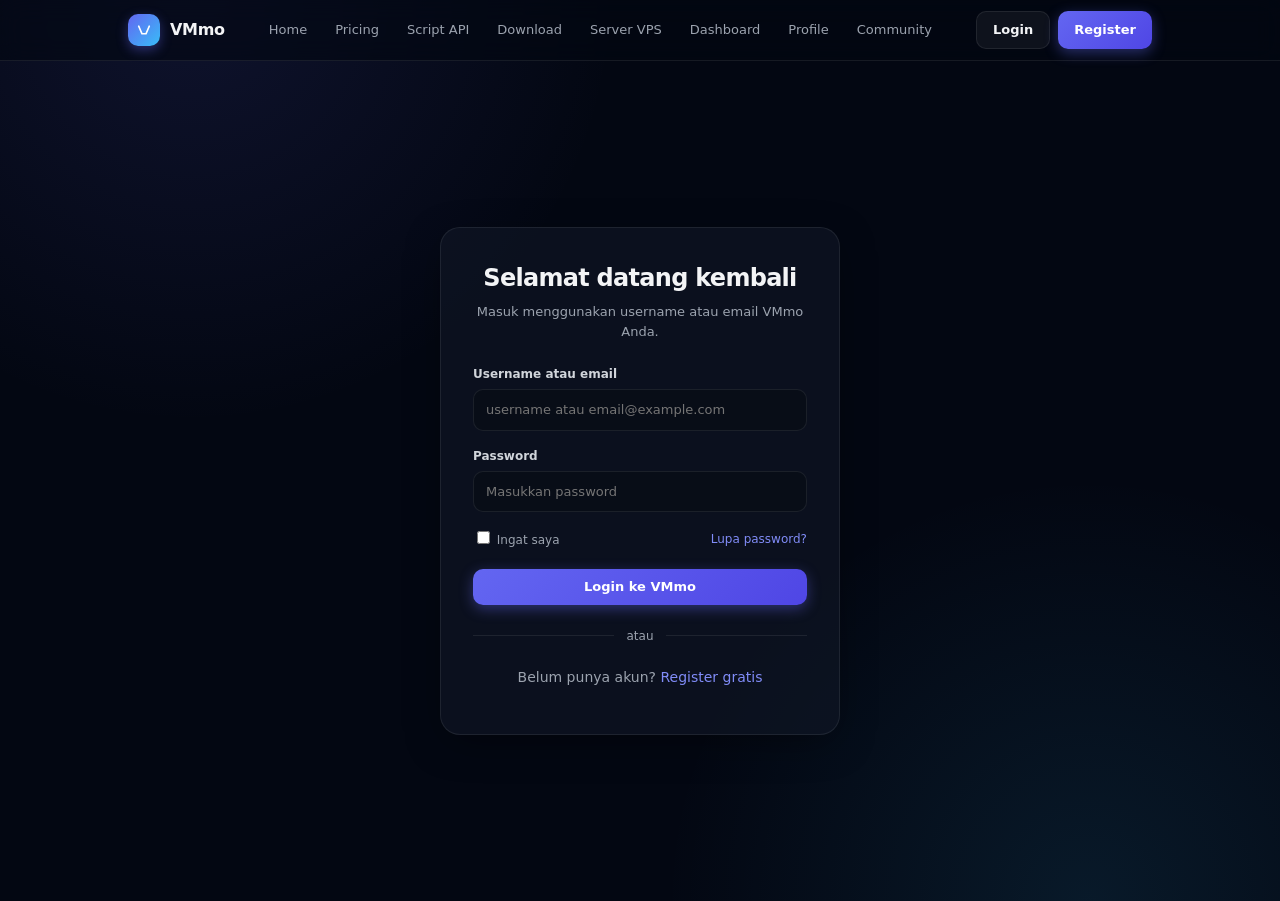
<file: dashboard.html>
<!doctype html><html lang="id"><head><meta charset="utf-8"><meta name="viewport" content="width=device-width,initial-scale=1"><title>Dashboard — VMmo</title><link rel="stylesheet" href="assets/css/style.css"></head><body><header class="nav"><div class="container nav-inner"><a class="brand" href="index.html"><span class="logo"><svg viewBox="0 0 24 24" fill="none"><path d="M5 7l4.3 10h5.4L19 7" stroke="white" stroke-width="2.3" stroke-linecap="round" stroke-linejoin="round"/></svg></span><span>VMmo</span></a><nav class="nav-links"><a href="index.html">Home</a><a href="pricing.html">Pricing</a><a href="dashboard.html">Dashboard</a><a href="profile.html">Profile</a><a href="script.html">Script API</a><a href="download.html">Download</a><a href="vps.html">VPS</a></nav><div class="nav-actions"><a class="btn btn-secondary" data-guest-only href="login.html">Login</a><a class="btn btn-primary" data-guest-only href="register.html">Register</a><a class="btn btn-secondary" data-auth-only href="dashboard.html">Akun</a><button class="btn btn-danger" data-auth-only data-logout>Logout</button><button class="mobile-toggle" aria-label="Menu">☰</button></div></div></header><main class="dashboard animate-fade-up"><div class="container"><div class="dash-head"><div><h1>Halo, <span data-username>pengguna</span> 👋</h1><p>Ringkasan akun, lisensi, dan izin fitur VMmo Anda.</p></div><a class="btn btn-secondary" href="profile.html">⚙️ Buka Profile</a></div><div class="alert" data-alert></div><section class="stats"><div class="stat"><div class="stat-label">Paket aktif</div><div class="stat-value" data-plan>—</div></div><div class="stat"><div class="stat-label">Status akun</div><div class="stat-value" data-status>—</div></div><div class="stat"><div class="stat-label">Maks. karakter</div><div class="stat-value" data-characters>—</div></div><div class="stat"><div class="stat-label">Maks. tab</div><div class="stat-value" data-tabs>—</div></div></section><div class="dash-grid"><section class="card"><h3 style="margin-top:0">Informasi akun</h3><div class="table-list"><div class="table-row"><span>Username</span><strong data-username>—</strong></div><div class="table-row"><span>Email</span><strong data-email>—</strong></div><div class="table-row"><span>Terdaftar</span><strong data-created>—</strong></div><div class="table-row"><span>Login terakhir</span><strong data-last-login>—</strong></div><div class="table-row"><span>Lisensi berakhir</span><strong data-expiry>—</strong></div></div></section><section class="card"><h3 style="margin-top:0">Akses cepat</h3><p class="muted">Kelola sesi dan lihat detail akun Anda.</p><div style="display:grid;gap:10px;margin-top:20px"><a class="btn btn-primary btn-block" href="profile.html">Lihat Profile</a><a class="btn btn-secondary btn-block" href="pricing.html">Bandingkan paket</a><button class="btn btn-danger btn-block" data-logout>Logout</button></div></section></div><section class="card" style="margin-top:18px"><h3 style="margin-top:0">Izin fitur</h3><p class="muted">Status ini berasal langsung dari paket yang disimpan pada server.</p><div class="permission-grid"><div class="permission" data-permission="waypoint_enabled"><span class="state"></span><span>Waypoint — <b data-state-text>—</b></span></div><div class="permission" data-permission="script_enabled"><span class="state"></span><span>Script — <b data-state-text>—</b></span></div><div class="permission" data-permission="api_enabled"><span class="state"></span><span>API — <b data-state-text>—</b></span></div><div class="permission" data-permission="bind_enabled"><span class="state"></span><span>Bind — <b data-state-text>—</b></span></div><div class="permission" data-permission="bot_state_enabled"><span class="state"></span><span>Bot State — <b data-state-text>—</b></span></div><div class="permission" data-permission="auto_login_enabled"><span class="state"></span><span>Auto Login — <b data-state-text>—</b></span></div><div class="permission" data-permission="save_profile_enabled"><span class="state"></span><span>Save Profile — <b data-state-text>—</b></span></div></div></section></div></main><footer class="footer"><div class="container footer-inner"><div>© <span data-year></span> VMmo. All rights reserved.</div><div>Created by Adriana Vit</div></div></footer><script src="assets/js/config.js"></script><script src="assets/js/api.js"></script><script src="assets/js/app.js"></script><script src="assets/js/account.js"></script></body></html>
</file>
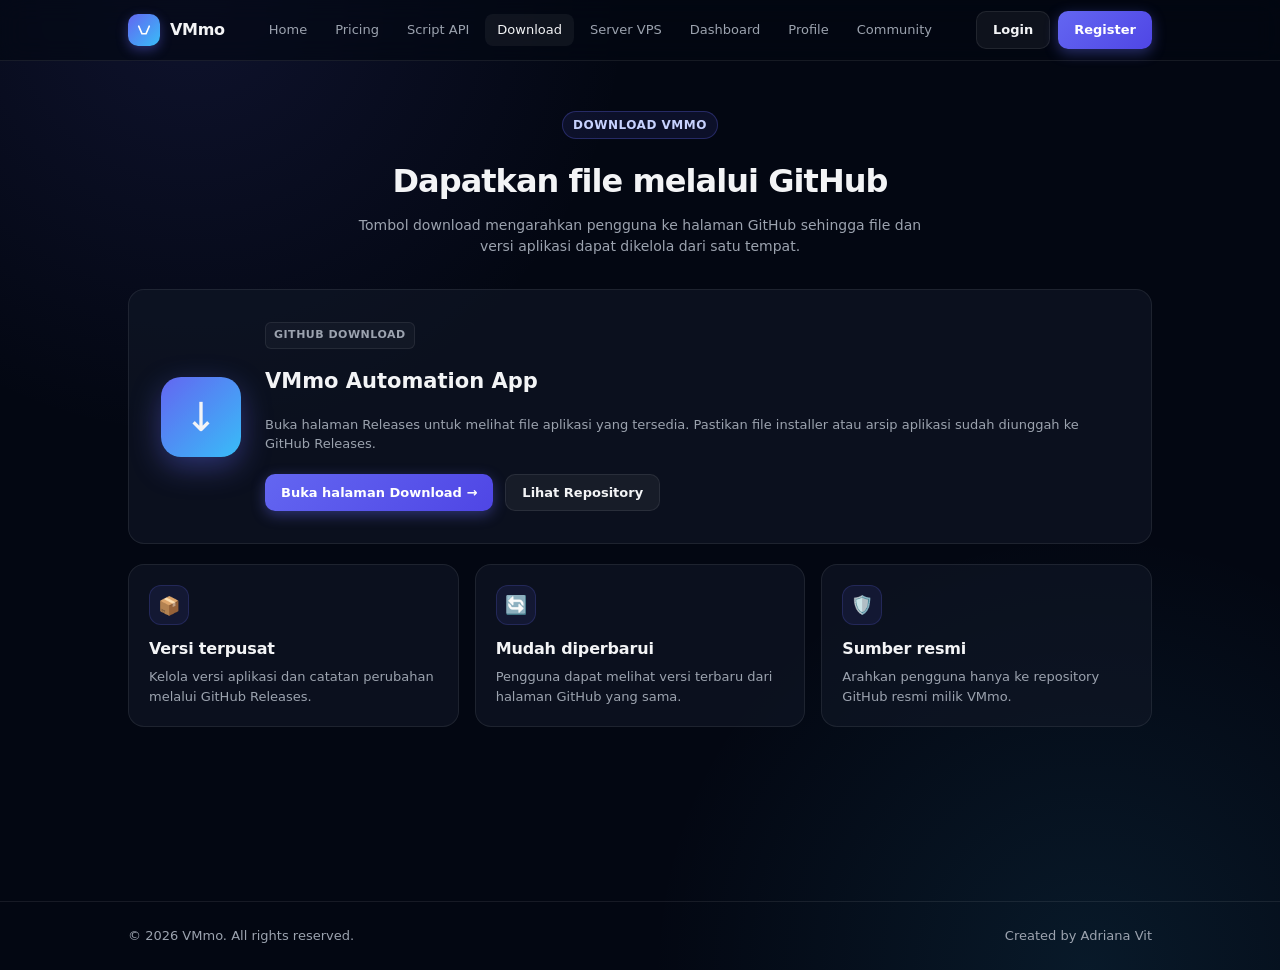
<file: download.html>
<!doctype html>
<html lang="id">
<head>
  <meta charset="utf-8">
  <meta name="viewport" content="width=device-width,initial-scale=1">
  <meta name="description" content="Download VMmo melalui halaman GitHub.">
  <title>Download — VMmo</title>
  <link rel="stylesheet" href="assets/css/style.css">
</head>
<body>
<header class="nav"><div class="container nav-inner"><a class="brand" href="index.html"><span class="logo"><svg viewBox="0 0 24 24" fill="none"><path d="M5 7l4.3 10h5.4L19 7" stroke="white" stroke-width="2.3" stroke-linecap="round" stroke-linejoin="round"/></svg></span><span>VMmo</span></a><nav class="nav-links"><a href="index.html">Home</a><a href="pricing.html">Pricing</a><a href="dashboard.html">Dashboard</a><a href="profile.html">Profile</a><a href="script.html">Script API</a><a href="download.html">Download</a><a href="vps.html">VPS</a></nav><div class="nav-actions"><a class="btn btn-secondary" data-guest-only href="login.html">Login</a><a class="btn btn-primary" data-guest-only href="register.html">Register</a><a class="btn btn-secondary" data-auth-only href="dashboard.html">Akun</a><button class="btn btn-danger" data-auth-only data-logout>Logout</button><button class="mobile-toggle" aria-label="Buka menu">☰</button></div></div></header>

<main class="section download-section animate-fade-up">
  <div class="container">
    <div class="section-head"><span class="eyebrow">Download VMmo</span><h2 style="margin-top:18px">Dapatkan file melalui GitHub</h2><p>Tombol download mengarahkan pengguna ke halaman GitHub sehingga file dan versi aplikasi dapat dikelola dari satu tempat.</p></div>
    <section class="card download-panel">
      <div class="download-icon">↓</div>
      <div class="download-copy"><span class="plan-tag">GITHUB DOWNLOAD</span><h1>VMmo Automation App</h1><p class="muted">Buka halaman Releases untuk melihat file aplikasi yang tersedia. Pastikan file installer atau arsip aplikasi sudah diunggah ke GitHub Releases.</p><div class="download-actions"><a class="btn btn-primary" href="https://github.com/gheayoub/web/releases" target="_blank" rel="noopener noreferrer">Buka halaman Download →</a><a class="btn btn-secondary" href="https://github.com/gheayoub/web" target="_blank" rel="noopener noreferrer">Lihat Repository</a></div></div>
    </section>
    <div class="grid-3 download-notes">
      <article class="card"><div class="icon-box">📦</div><h3>Versi terpusat</h3><p>Kelola versi aplikasi dan catatan perubahan melalui GitHub Releases.</p></article>
      <article class="card"><div class="icon-box">🔄</div><h3>Mudah diperbarui</h3><p>Pengguna dapat melihat versi terbaru dari halaman GitHub yang sama.</p></article>
      <article class="card"><div class="icon-box">🛡️</div><h3>Sumber resmi</h3><p>Arahkan pengguna hanya ke repository GitHub resmi milik VMmo.</p></article>
    </div>
  </div>
</main>

<footer class="footer"><div class="container footer-inner"><div>© <span data-year></span> VMmo. All rights reserved.</div><div>Created by Adriana Vit</div></div></footer>
<script src="assets/js/config.js"></script><script src="assets/js/api.js"></script><script src="assets/js/app.js"></script>
</body>
</html>
</file>
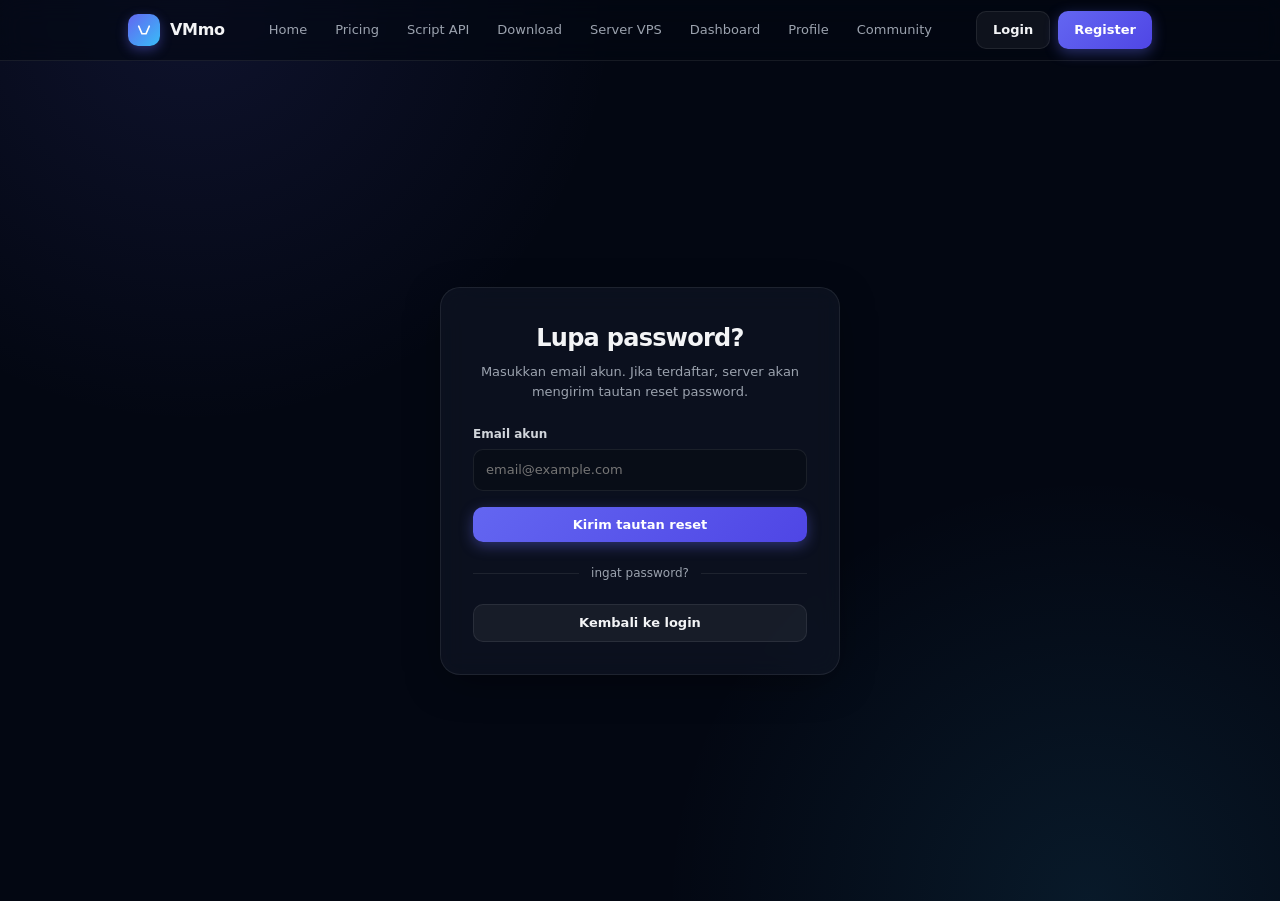
<file: forgot-password.html>
<!doctype html><html lang="id"><head><meta charset="utf-8"><meta name="viewport" content="width=device-width,initial-scale=1"><title>Forgot Password — VMmo</title><link rel="stylesheet" href="assets/css/style.css"></head><body><header class="nav"><div class="container nav-inner"><a class="brand" href="index.html"><span class="logo"><svg viewBox="0 0 24 24" fill="none"><path d="M5 7l4.3 10h5.4L19 7" stroke="white" stroke-width="2.3" stroke-linecap="round" stroke-linejoin="round"/></svg></span><span>VMmo</span></a><nav class="nav-links"><a href="index.html">Home</a><a href="pricing.html">Pricing</a><a href="dashboard.html">Dashboard</a><a href="profile.html">Profile</a><a href="script.html">Script API</a><a href="download.html">Download</a><a href="vps.html">VPS</a></nav><div class="nav-actions"><a class="btn btn-secondary" data-guest-only href="login.html">Login</a><a class="btn btn-primary" data-guest-only href="register.html">Register</a><a class="btn btn-secondary" data-auth-only href="dashboard.html">Akun</a><button class="btn btn-danger" data-auth-only data-logout>Logout</button><button class="mobile-toggle" aria-label="Menu">☰</button></div></div></header><main class="auth-shell"><section class="auth-card"><h1>Lupa password?</h1><p class="subtitle">Masukkan email akun. Jika terdaftar, server akan mengirim tautan reset password.</p><div class="alert" data-alert></div><form data-form="forgot"><div class="form-group"><label>Email akun</label><input class="input" name="email" type="email" required autocomplete="email" placeholder="email@example.com"></div><button class="btn btn-primary btn-block" type="submit">Kirim tautan reset</button></form><div class="divider">ingat password?</div><a class="btn btn-secondary btn-block" href="login.html">Kembali ke login</a></section></main><script src="assets/js/config.js"></script><script src="assets/js/api.js"></script><script src="assets/js/app.js"></script><script src="assets/js/auth.js"></script></body></html>
</file>
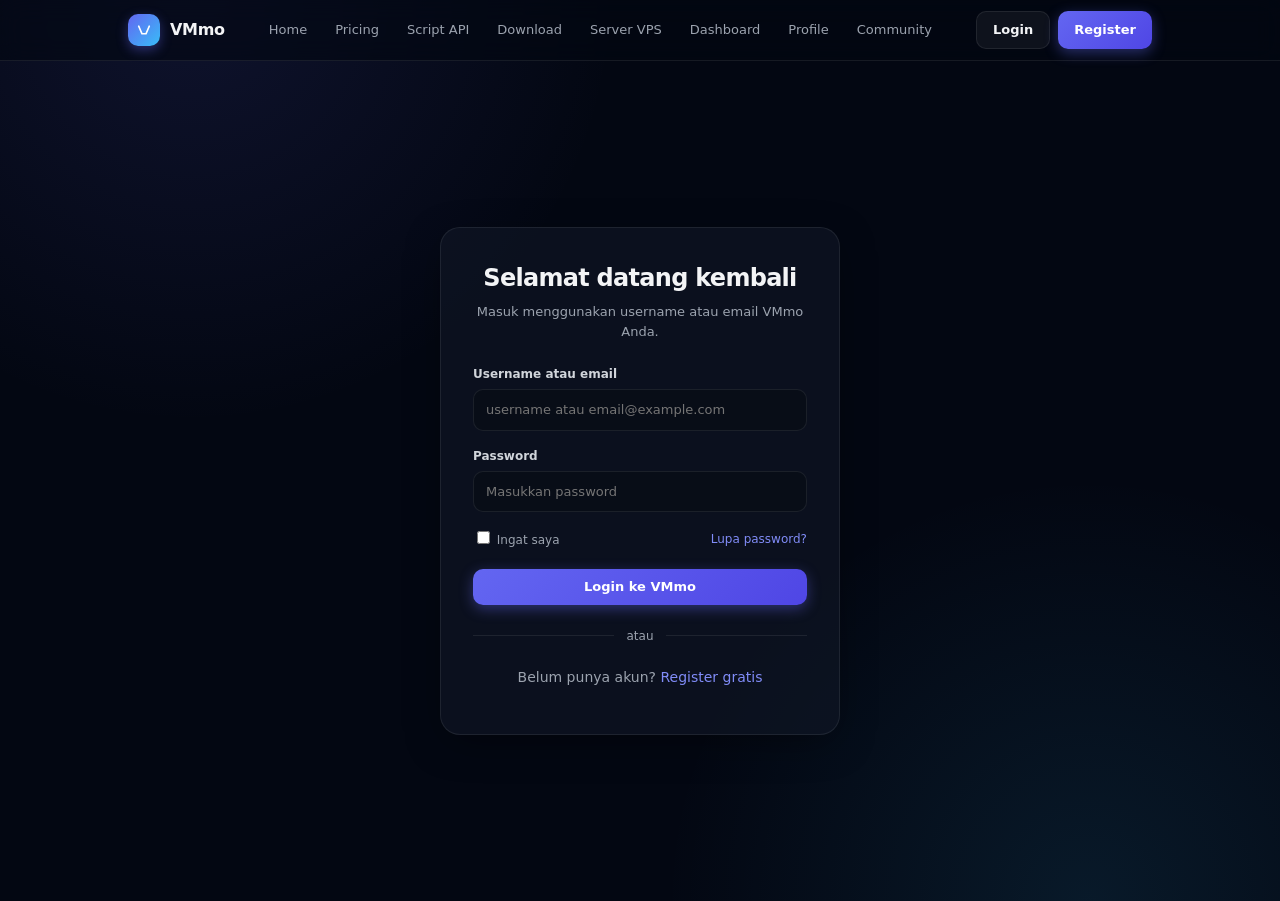
<file: login.html>
<!doctype html><html lang="id"><head><meta charset="utf-8"><meta name="viewport" content="width=device-width,initial-scale=1"><title>Login — VMmo</title><link rel="stylesheet" href="assets/css/style.css"></head><body><header class="nav"><div class="container nav-inner"><a class="brand" href="index.html"><span class="logo"><svg viewBox="0 0 24 24" fill="none"><path d="M5 7l4.3 10h5.4L19 7" stroke="white" stroke-width="2.3" stroke-linecap="round" stroke-linejoin="round"/></svg></span><span>VMmo</span></a><nav class="nav-links"><a href="index.html">Home</a><a href="pricing.html">Pricing</a><a href="dashboard.html">Dashboard</a><a href="profile.html">Profile</a><a href="script.html">Script API</a><a href="download.html">Download</a><a href="vps.html">VPS</a></nav><div class="nav-actions"><a class="btn btn-secondary" data-guest-only href="login.html">Login</a><a class="btn btn-primary" data-guest-only href="register.html">Register</a><a class="btn btn-secondary" data-auth-only href="dashboard.html">Akun</a><button class="btn btn-danger" data-auth-only data-logout>Logout</button><button class="mobile-toggle" aria-label="Menu">☰</button></div></div></header><main class="auth-shell animate-fade-up"><section class="auth-card"><h1>Selamat datang kembali</h1><p class="subtitle">Masuk menggunakan username atau email VMmo Anda.</p><div class="alert" data-alert></div><form data-form="login"><div class="form-group"><label>Username atau email</label><input class="input" name="identity" autocomplete="username" required placeholder="username atau email@example.com"></div><div class="form-group"><label>Password</label><input class="input" name="password" type="password" autocomplete="current-password" required placeholder="Masukkan password"></div><div class="form-meta"><label class="check"><input type="checkbox" name="remember"> Ingat saya</label><a class="text-link" href="forgot-password.html">Lupa password?</a></div><button class="btn btn-primary btn-block" type="submit">Login ke VMmo</button></form><div class="divider">atau</div><p class="muted" style="text-align:center">Belum punya akun? <a class="text-link" href="register.html">Register gratis</a></p></section></main><script src="assets/js/config.js"></script><script src="assets/js/api.js"></script><script src="assets/js/app.js"></script><script src="assets/js/auth.js"></script></body></html>
</file>
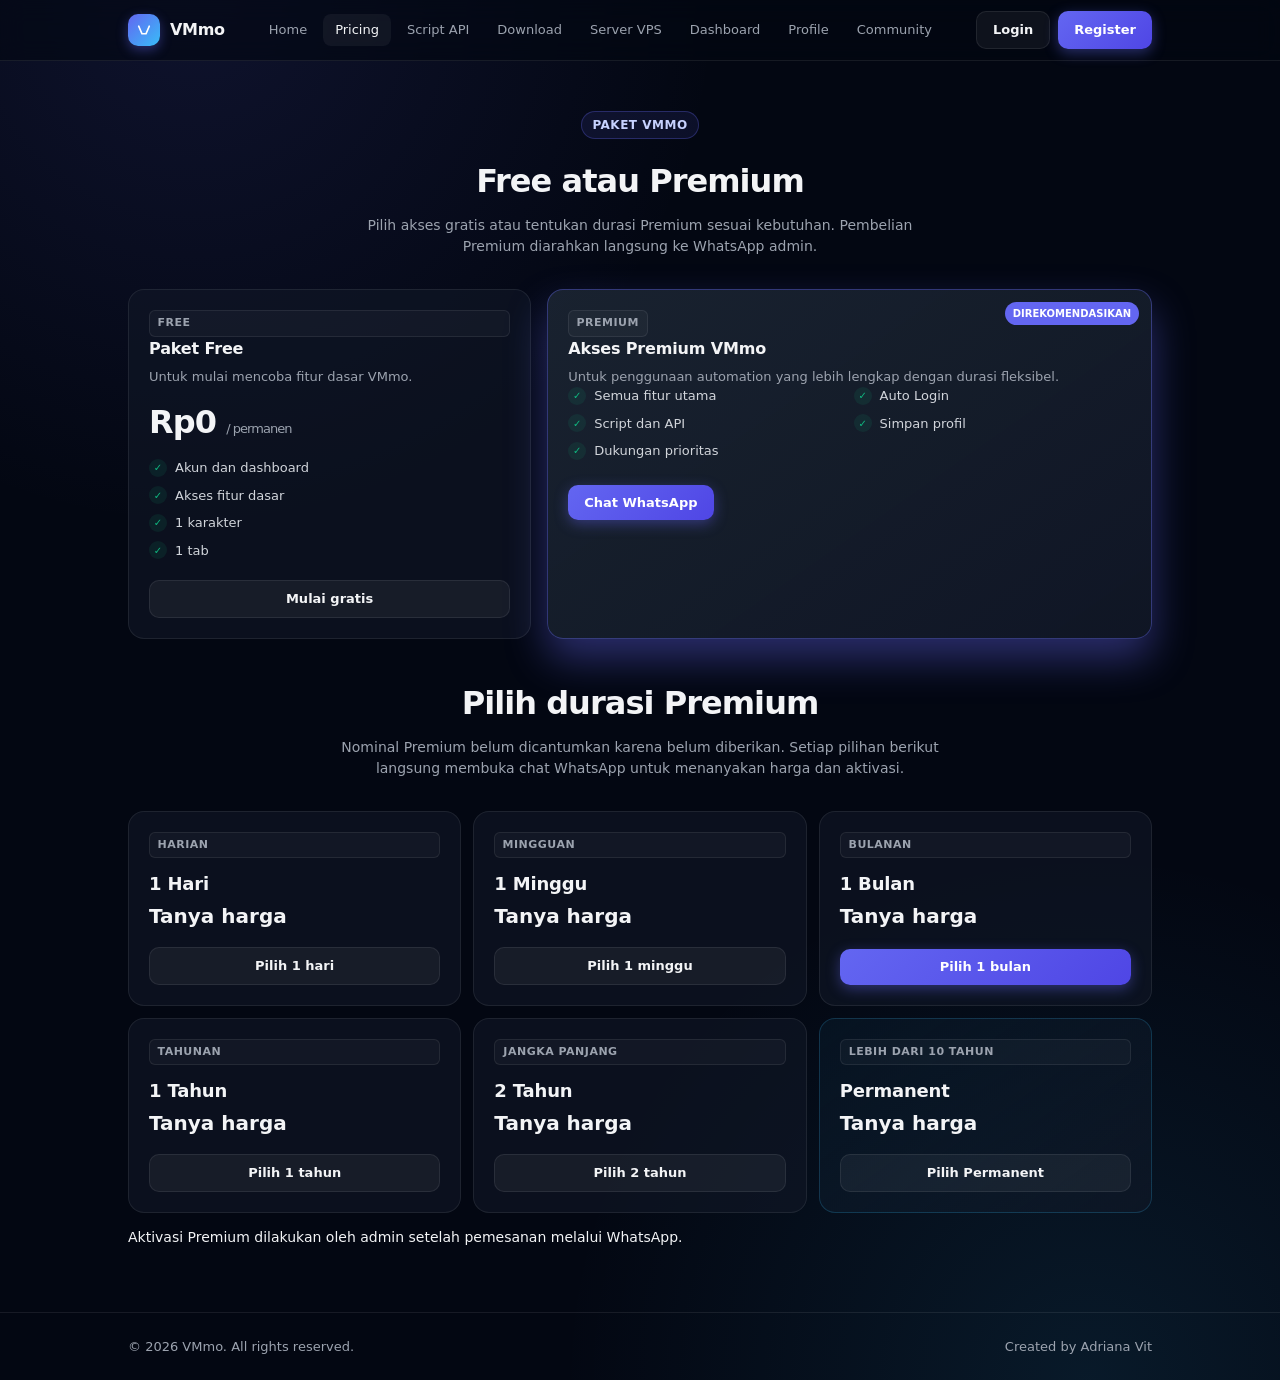
<file: pricing.html>
<!doctype html>
<html lang="id">
<head>
  <meta charset="utf-8">
  <meta name="viewport" content="width=device-width,initial-scale=1">
  <meta name="description" content="Paket Free dan Premium VMmo dengan pilihan durasi fleksibel.">
  <title>Pricing — VMmo</title>
  <link rel="stylesheet" href="assets/css/style.css">
</head>
<body>
<header class="nav">
  <div class="container nav-inner">
    <a class="brand" href="index.html"><span class="logo"><svg viewBox="0 0 24 24" fill="none"><path d="M5 7l4.3 10h5.4L19 7" stroke="white" stroke-width="2.3" stroke-linecap="round" stroke-linejoin="round"/></svg></span><span>VMmo</span></a>
    <nav class="nav-links" aria-label="Navigasi utama"></nav>
    <div class="nav-actions"><a class="btn btn-secondary" data-guest-only href="login.html">Login</a><a class="btn btn-primary" data-guest-only href="register.html">Register</a><a class="btn btn-secondary" data-auth-only href="dashboard.html">Akun</a><button class="btn btn-danger" data-auth-only data-logout>Logout</button><button class="mobile-toggle" aria-label="Buka menu">☰</button></div>
  </div>
</header>

<main class="section animate-fade-up">
  <div class="container">
    <div class="section-head">
      <span class="eyebrow">Paket VMmo</span>
      <h2 style="margin-top:18px">Free atau Premium</h2>
      <p>Pilih akses gratis atau tentukan durasi Premium sesuai kebutuhan. Pembelian Premium diarahkan langsung ke WhatsApp admin.</p>
    </div>

    <section class="pricing-overview">
      <article class="card price-card free-plan">
        <span class="plan-tag">FREE</span>
        <h3>Paket Free</h3>
        <p class="muted">Untuk mulai mencoba fitur dasar VMmo.</p>
        <div class="price">Rp0 <small>/ permanen</small></div>
        <ul class="features">
          <li>Akun dan dashboard</li>
          <li>Akses fitur dasar</li>
          <li>1 karakter</li>
          <li>1 tab</li>
        </ul>
        <a class="btn btn-secondary" href="register.html">Mulai gratis</a>
      </article>

      <article class="card premium-summary">
        <span class="popular">Direkomendasikan</span>
        <span class="plan-tag">PREMIUM</span>
        <h3>Akses Premium VMmo</h3>
        <p class="muted">Untuk penggunaan automation yang lebih lengkap dengan durasi fleksibel.</p>
        <ul class="features premium-features">
          <li>Semua fitur utama</li>
          <li>Auto Login</li>
          <li>Script dan API</li>
          <li>Simpan profil</li>
          <li>Dukungan prioritas</li>
        </ul>
        <a class="btn btn-primary" data-wa-message="Halo Admin VMmo, saya ingin bertanya tentang paket Premium VMmo." href="#">Chat WhatsApp</a>
      </article>
    </section>

    <div class="section-head duration-heading">
      <h2>Pilih durasi Premium</h2>
      <p>Nominal Premium belum dicantumkan karena belum diberikan. Setiap pilihan berikut langsung membuka chat WhatsApp untuk menanyakan harga dan aktivasi.</p>
    </div>

    <section class="duration-grid">
      <article class="card duration-card"><span class="duration-label">Harian</span><h3>1 Hari</h3><div class="duration-price">Tanya harga</div><a class="btn btn-secondary" data-wa-message="Halo Admin VMmo, saya ingin membeli Premium VMmo durasi 1 hari. Mohon info harganya." href="#">Pilih 1 hari</a></article>
      <article class="card duration-card"><span class="duration-label">Mingguan</span><h3>1 Minggu</h3><div class="duration-price">Tanya harga</div><a class="btn btn-secondary" data-wa-message="Halo Admin VMmo, saya ingin membeli Premium VMmo durasi 1 minggu. Mohon info harganya." href="#">Pilih 1 minggu</a></article>
      <article class="card duration-card featured"><span class="duration-label">Bulanan</span><h3>1 Bulan</h3><div class="duration-price">Tanya harga</div><a class="btn btn-primary" data-wa-message="Halo Admin VMmo, saya ingin membeli Premium VMmo durasi 1 bulan. Mohon info harganya." href="#">Pilih 1 bulan</a></article>
      <article class="card duration-card"><span class="duration-label">Tahunan</span><h3>1 Tahun</h3><div class="duration-price">Tanya harga</div><a class="btn btn-secondary" data-wa-message="Halo Admin VMmo, saya ingin membeli Premium VMmo durasi 1 tahun. Mohon info harganya." href="#">Pilih 1 tahun</a></article>
      <article class="card duration-card"><span class="duration-label">Jangka panjang</span><h3>2 Tahun</h3><div class="duration-price">Tanya harga</div><a class="btn btn-secondary" data-wa-message="Halo Admin VMmo, saya ingin membeli Premium VMmo durasi 2 tahun. Mohon info harganya." href="#">Pilih 2 tahun</a></article>
      <article class="card duration-card permanent-card"><span class="duration-label">Lebih dari 10 tahun</span><h3>Permanent</h3><div class="duration-price">Tanya harga</div><a class="btn btn-secondary" data-wa-message="Halo Admin VMmo, saya ingin membeli Premium VMmo Permanent (lebih dari 10 tahun). Mohon info harganya." href="#">Pilih Permanent</a></article>
    </section>

    <p class="legal-note">Aktivasi Premium dilakukan oleh admin setelah pemesanan melalui WhatsApp.</p>
  </div>
</main>

<footer class="footer"><div class="container footer-inner"><div>© <span data-year></span> VMmo. All rights reserved.</div><div>Created by Adriana Vit</div></div></footer>
<script src="assets/js/config.js"></script>
<script src="assets/js/api.js"></script>
<script src="assets/js/app.js"></script>
</body>
</html>
</file>
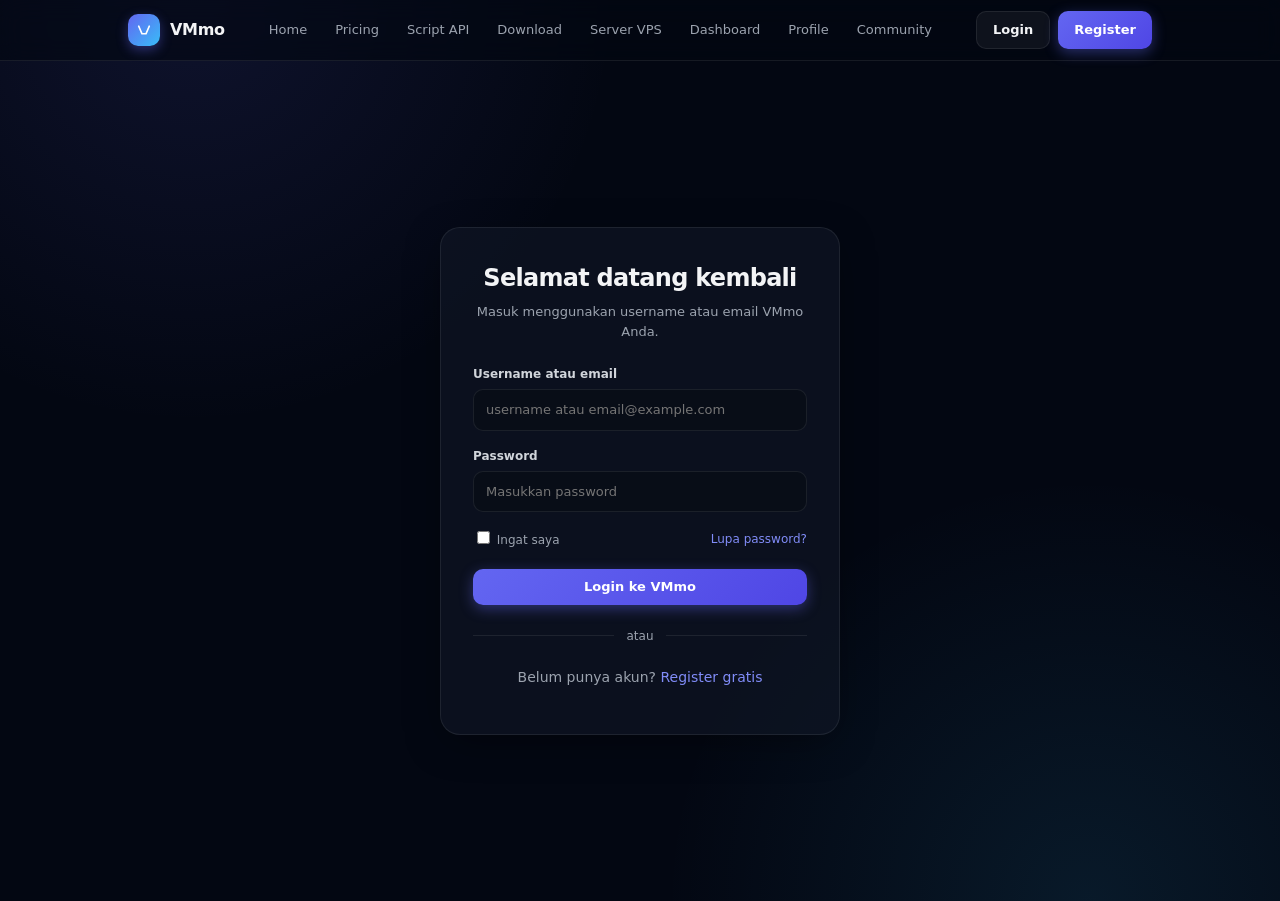
<file: profile.html>
<!doctype html><html lang="id"><head><meta charset="utf-8"><meta name="viewport" content="width=device-width,initial-scale=1"><title>Profile — VMmo</title><link rel="stylesheet" href="assets/css/style.css"></head><body><header class="nav"><div class="container nav-inner"><a class="brand" href="index.html"><span class="logo"><svg viewBox="0 0 24 24" fill="none"><path d="M5 7l4.3 10h5.4L19 7" stroke="white" stroke-width="2.3" stroke-linecap="round" stroke-linejoin="round"/></svg></span><span>VMmo</span></a><nav class="nav-links"><a href="index.html">Home</a><a href="pricing.html">Pricing</a><a href="dashboard.html">Dashboard</a><a href="profile.html">Profile</a><a href="script.html">Script API</a><a href="download.html">Download</a><a href="vps.html">VPS</a></nav><div class="nav-actions"><a class="btn btn-secondary" data-guest-only href="login.html">Login</a><a class="btn btn-primary" data-guest-only href="register.html">Register</a><a class="btn btn-secondary" data-auth-only href="dashboard.html">Akun</a><button class="btn btn-danger" data-auth-only data-logout>Logout</button><button class="mobile-toggle" aria-label="Menu">☰</button></div></div></header><main class="dashboard animate-fade-up"><div class="container"><div class="dash-head"><div><h1>Profile akun</h1><p>Informasi identitas dan lisensi yang tersimpan pada VMmo Server.</p></div><a class="btn btn-secondary" href="dashboard.html">← Dashboard</a></div><div class="alert" data-alert></div><div class="profile-grid"><section class="card avatar-card"><div class="avatar" data-avatar>VM</div><h2 style="margin:0" data-username>—</h2><p class="muted" data-email>—</p><span class="pill"><span data-plan>—</span>&nbsp; PLAN</span><div style="display:grid;gap:10px;margin-top:25px"><a class="btn btn-secondary btn-block" href="forgot-password.html">🔒 Reset Password</a><button class="btn btn-danger btn-block" data-logout>Logout</button></div></section><section class="card"><h3 style="margin-top:0">Detail profile</h3><div class="table-list"><div class="table-row"><span>Username</span><strong data-username>—</strong></div><div class="table-row"><span>Email</span><strong data-email>—</strong></div><div class="table-row"><span>Status</span><strong data-status>—</strong></div><div class="table-row"><span>Paket</span><strong data-plan>—</strong></div><div class="table-row"><span>Tanggal daftar</span><strong data-created>—</strong></div><div class="table-row"><span>Login terakhir</span><strong data-last-login>—</strong></div><div class="table-row"><span>Masa berlaku</span><strong data-expiry>—</strong></div></div><div class="alert show alert-success" style="margin-top:20px">Profile bersifat read-only karena backend saat ini belum menyediakan endpoint untuk mengganti username atau email.</div></section></div></div></main><footer class="footer"><div class="container footer-inner"><div>© <span data-year></span> VMmo. All rights reserved.</div><div>Created by Adriana Vit</div></div></footer><script src="assets/js/config.js"></script><script src="assets/js/api.js"></script><script src="assets/js/app.js"></script><script src="assets/js/account.js"></script></body></html>
</file>
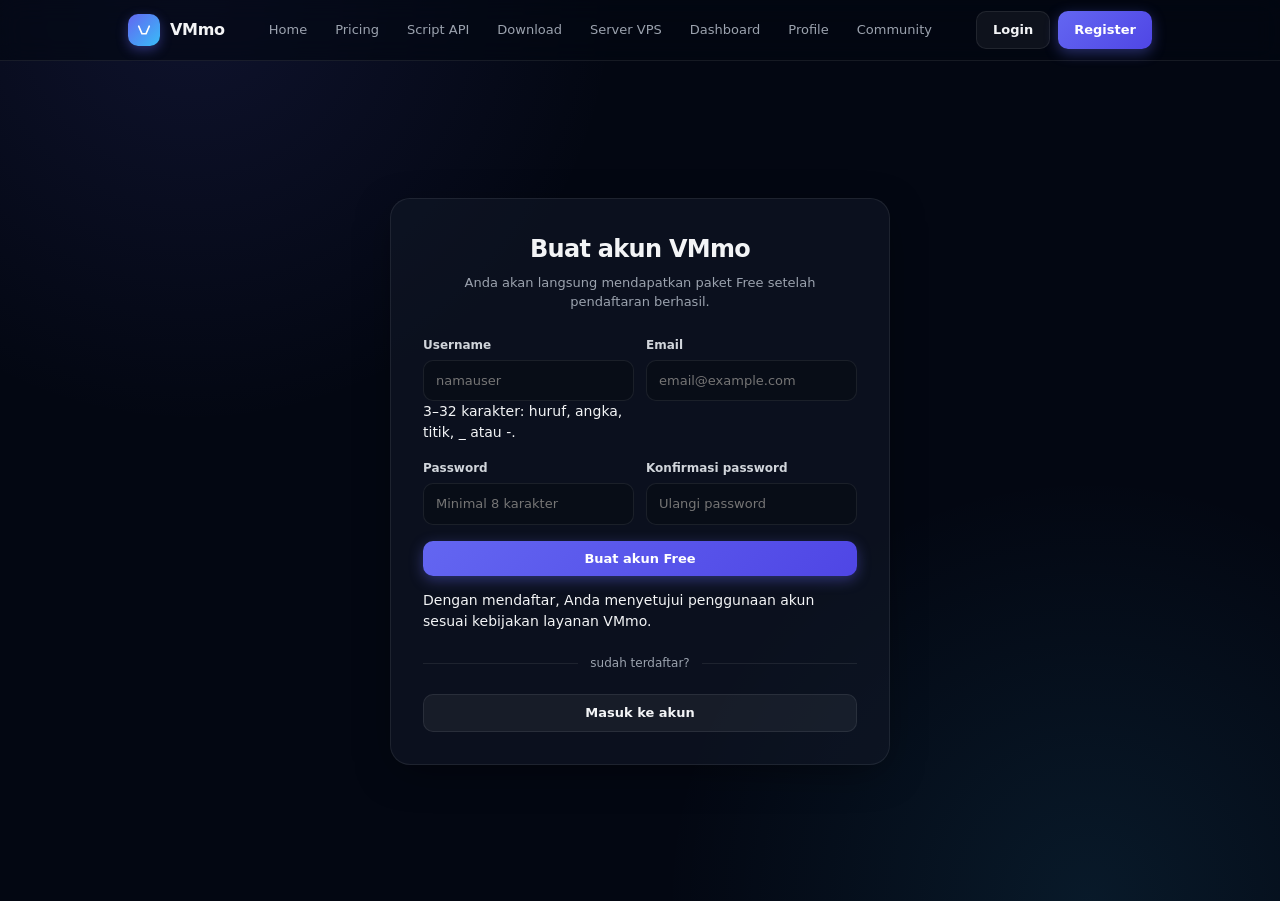
<file: register.html>
<!doctype html><html lang="id"><head><meta charset="utf-8"><meta name="viewport" content="width=device-width,initial-scale=1"><title>Register — VMmo</title><link rel="stylesheet" href="assets/css/style.css"></head><body><header class="nav"><div class="container nav-inner"><a class="brand" href="index.html"><span class="logo"><svg viewBox="0 0 24 24" fill="none"><path d="M5 7l4.3 10h5.4L19 7" stroke="white" stroke-width="2.3" stroke-linecap="round" stroke-linejoin="round"/></svg></span><span>VMmo</span></a><nav class="nav-links"><a href="index.html">Home</a><a href="pricing.html">Pricing</a><a href="dashboard.html">Dashboard</a><a href="profile.html">Profile</a><a href="script.html">Script API</a><a href="download.html">Download</a><a href="vps.html">VPS</a></nav><div class="nav-actions"><a class="btn btn-secondary" data-guest-only href="login.html">Login</a><a class="btn btn-primary" data-guest-only href="register.html">Register</a><a class="btn btn-secondary" data-auth-only href="dashboard.html">Akun</a><button class="btn btn-danger" data-auth-only data-logout>Logout</button><button class="mobile-toggle" aria-label="Menu">☰</button></div></div></header><main class="auth-shell animate-fade-up"><section class="auth-card wide"><h1>Buat akun VMmo</h1><p class="subtitle">Anda akan langsung mendapatkan paket Free setelah pendaftaran berhasil.</p><div class="alert" data-alert></div><form data-form="register"><div class="form-row"><div class="form-group"><label>Username</label><input class="input" name="username" minlength="3" maxlength="32" pattern="[A-Za-z0-9._-]+" required autocomplete="username" placeholder="namauser"><div class="helper">3–32 karakter: huruf, angka, titik, _ atau -.</div></div><div class="form-group"><label>Email</label><input class="input" name="email" type="email" required autocomplete="email" placeholder="email@example.com"></div></div><div class="form-row"><div class="form-group"><label>Password</label><input class="input" name="password" type="password" minlength="8" required autocomplete="new-password" placeholder="Minimal 8 karakter"></div><div class="form-group"><label>Konfirmasi password</label><input class="input" name="confirm_password" type="password" minlength="8" required autocomplete="new-password" placeholder="Ulangi password"></div></div><button class="btn btn-primary btn-block" type="submit">Buat akun Free</button><p class="legal-note">Dengan mendaftar, Anda menyetujui penggunaan akun sesuai kebijakan layanan VMmo.</p></form><div class="divider">sudah terdaftar?</div><a class="btn btn-secondary btn-block" href="login.html">Masuk ke akun</a></section></main><script src="assets/js/config.js"></script><script src="assets/js/api.js"></script><script src="assets/js/app.js"></script><script src="assets/js/auth.js"></script></body></html>
</file>
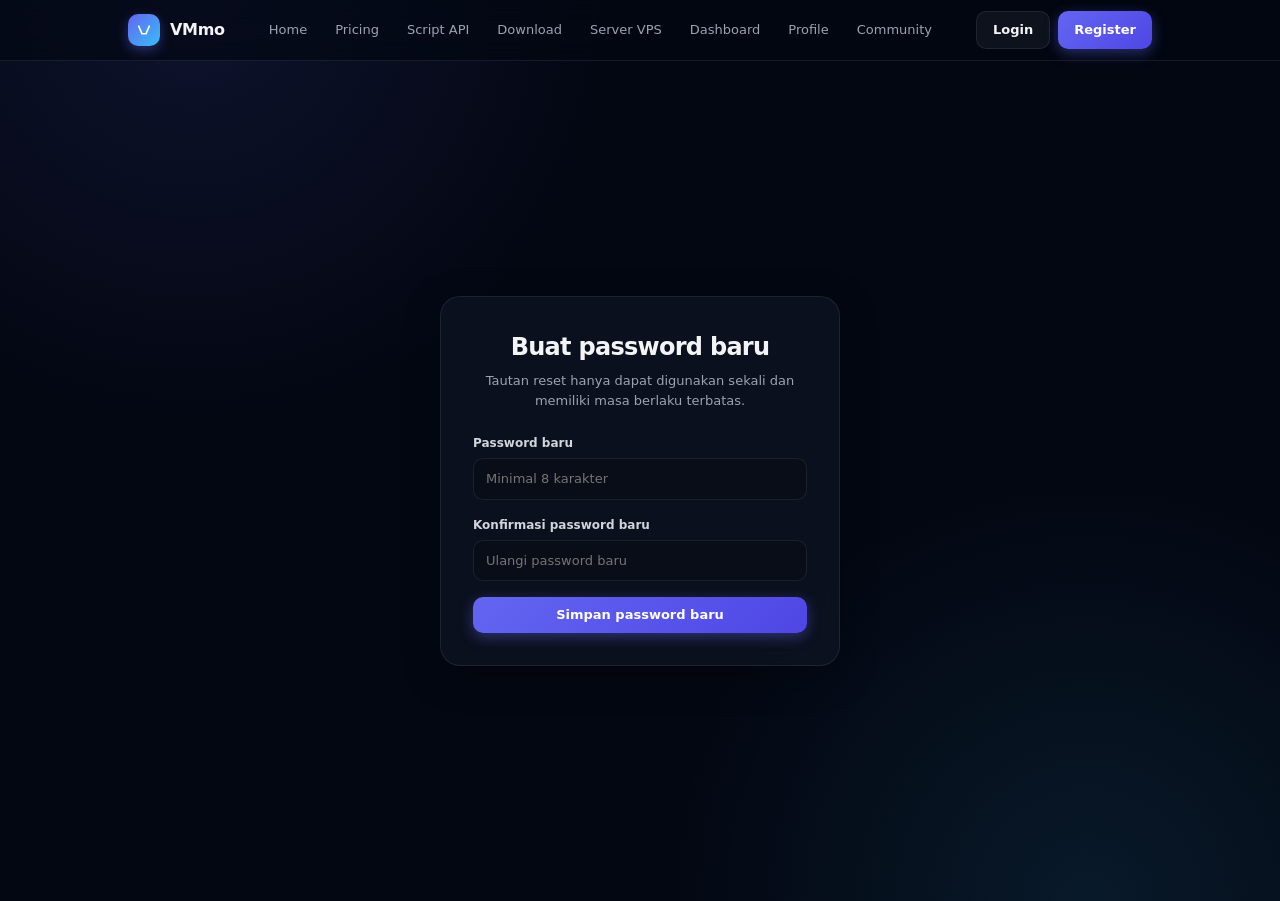
<file: reset-password.html>
<!doctype html><html lang="id"><head><meta charset="utf-8"><meta name="viewport" content="width=device-width,initial-scale=1"><title>Reset Password — VMmo</title><link rel="stylesheet" href="assets/css/style.css"></head><body><header class="nav"><div class="container nav-inner"><a class="brand" href="index.html"><span class="logo"><svg viewBox="0 0 24 24" fill="none"><path d="M5 7l4.3 10h5.4L19 7" stroke="white" stroke-width="2.3" stroke-linecap="round" stroke-linejoin="round"/></svg></span><span>VMmo</span></a><nav class="nav-links"><a href="index.html">Home</a><a href="pricing.html">Pricing</a><a href="dashboard.html">Dashboard</a><a href="profile.html">Profile</a><a href="script.html">Script API</a><a href="download.html">Download</a><a href="vps.html">VPS</a></nav><div class="nav-actions"><a class="btn btn-secondary" data-guest-only href="login.html">Login</a><a class="btn btn-primary" data-guest-only href="register.html">Register</a><a class="btn btn-secondary" data-auth-only href="dashboard.html">Akun</a><button class="btn btn-danger" data-auth-only data-logout>Logout</button><button class="mobile-toggle" aria-label="Menu">☰</button></div></div></header><main class="auth-shell"><section class="auth-card"><h1>Buat password baru</h1><p class="subtitle">Tautan reset hanya dapat digunakan sekali dan memiliki masa berlaku terbatas.</p><div class="alert" data-alert></div><form data-form="reset"><input type="hidden" name="token"><div class="form-group"><label>Password baru</label><input class="input" name="new_password" type="password" minlength="8" required autocomplete="new-password" placeholder="Minimal 8 karakter"></div><div class="form-group"><label>Konfirmasi password baru</label><input class="input" name="confirm_password" type="password" minlength="8" required autocomplete="new-password" placeholder="Ulangi password baru"></div><button class="btn btn-primary btn-block" type="submit">Simpan password baru</button></form></section></main><script src="assets/js/config.js"></script><script src="assets/js/api.js"></script><script src="assets/js/app.js"></script><script src="assets/js/auth.js"></script></body></html>
</file>
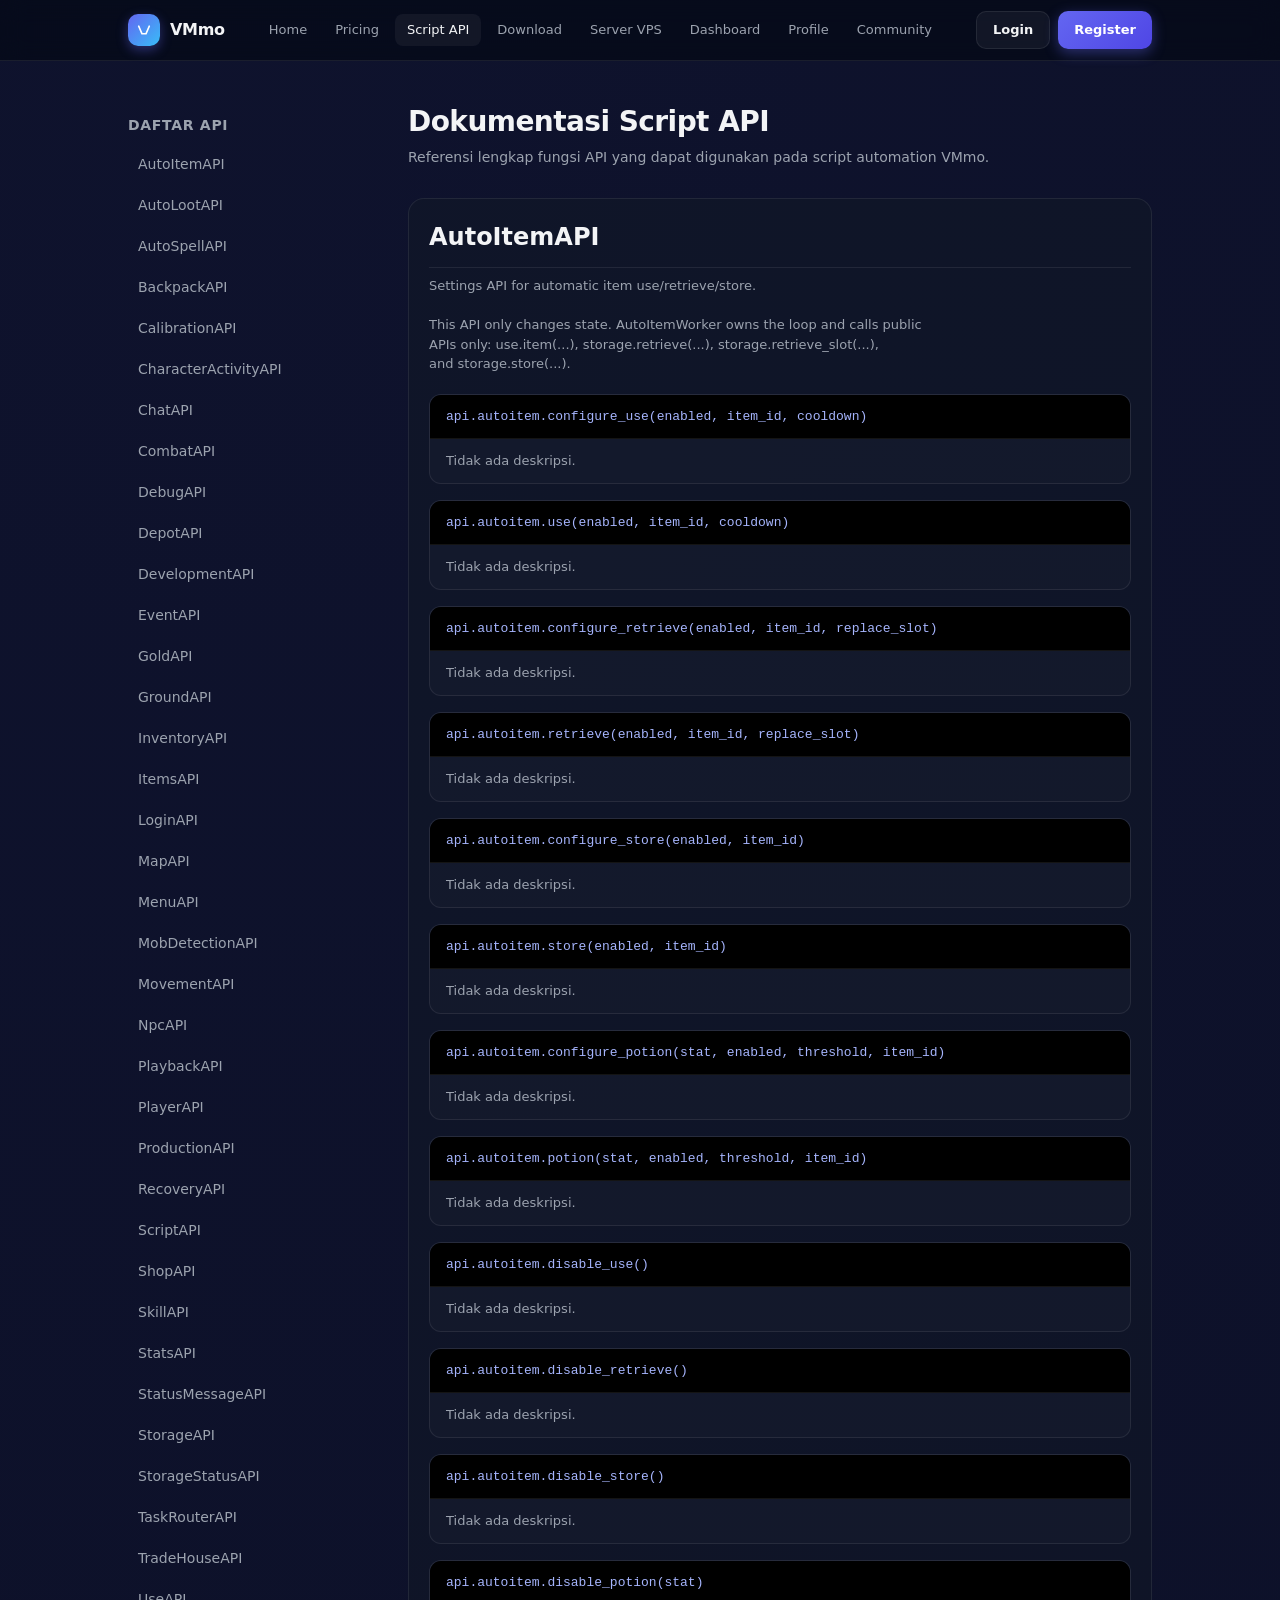
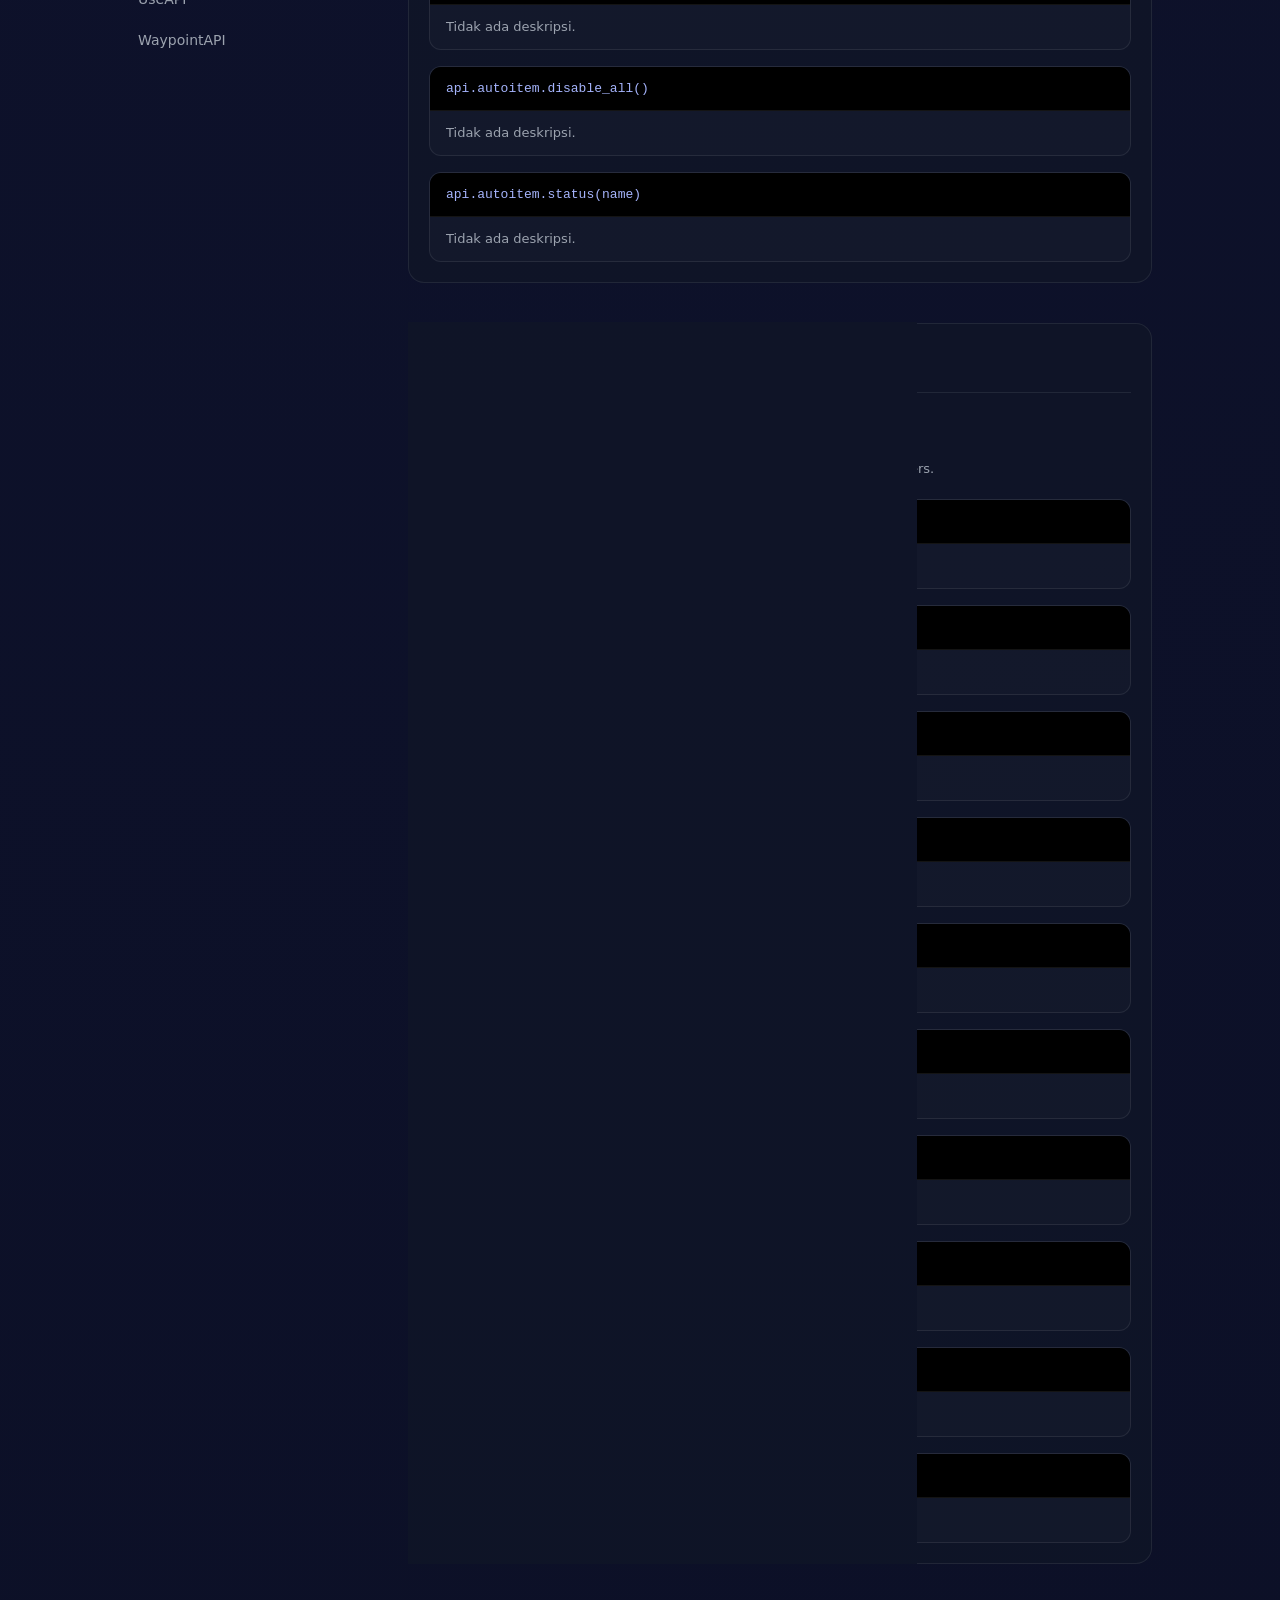
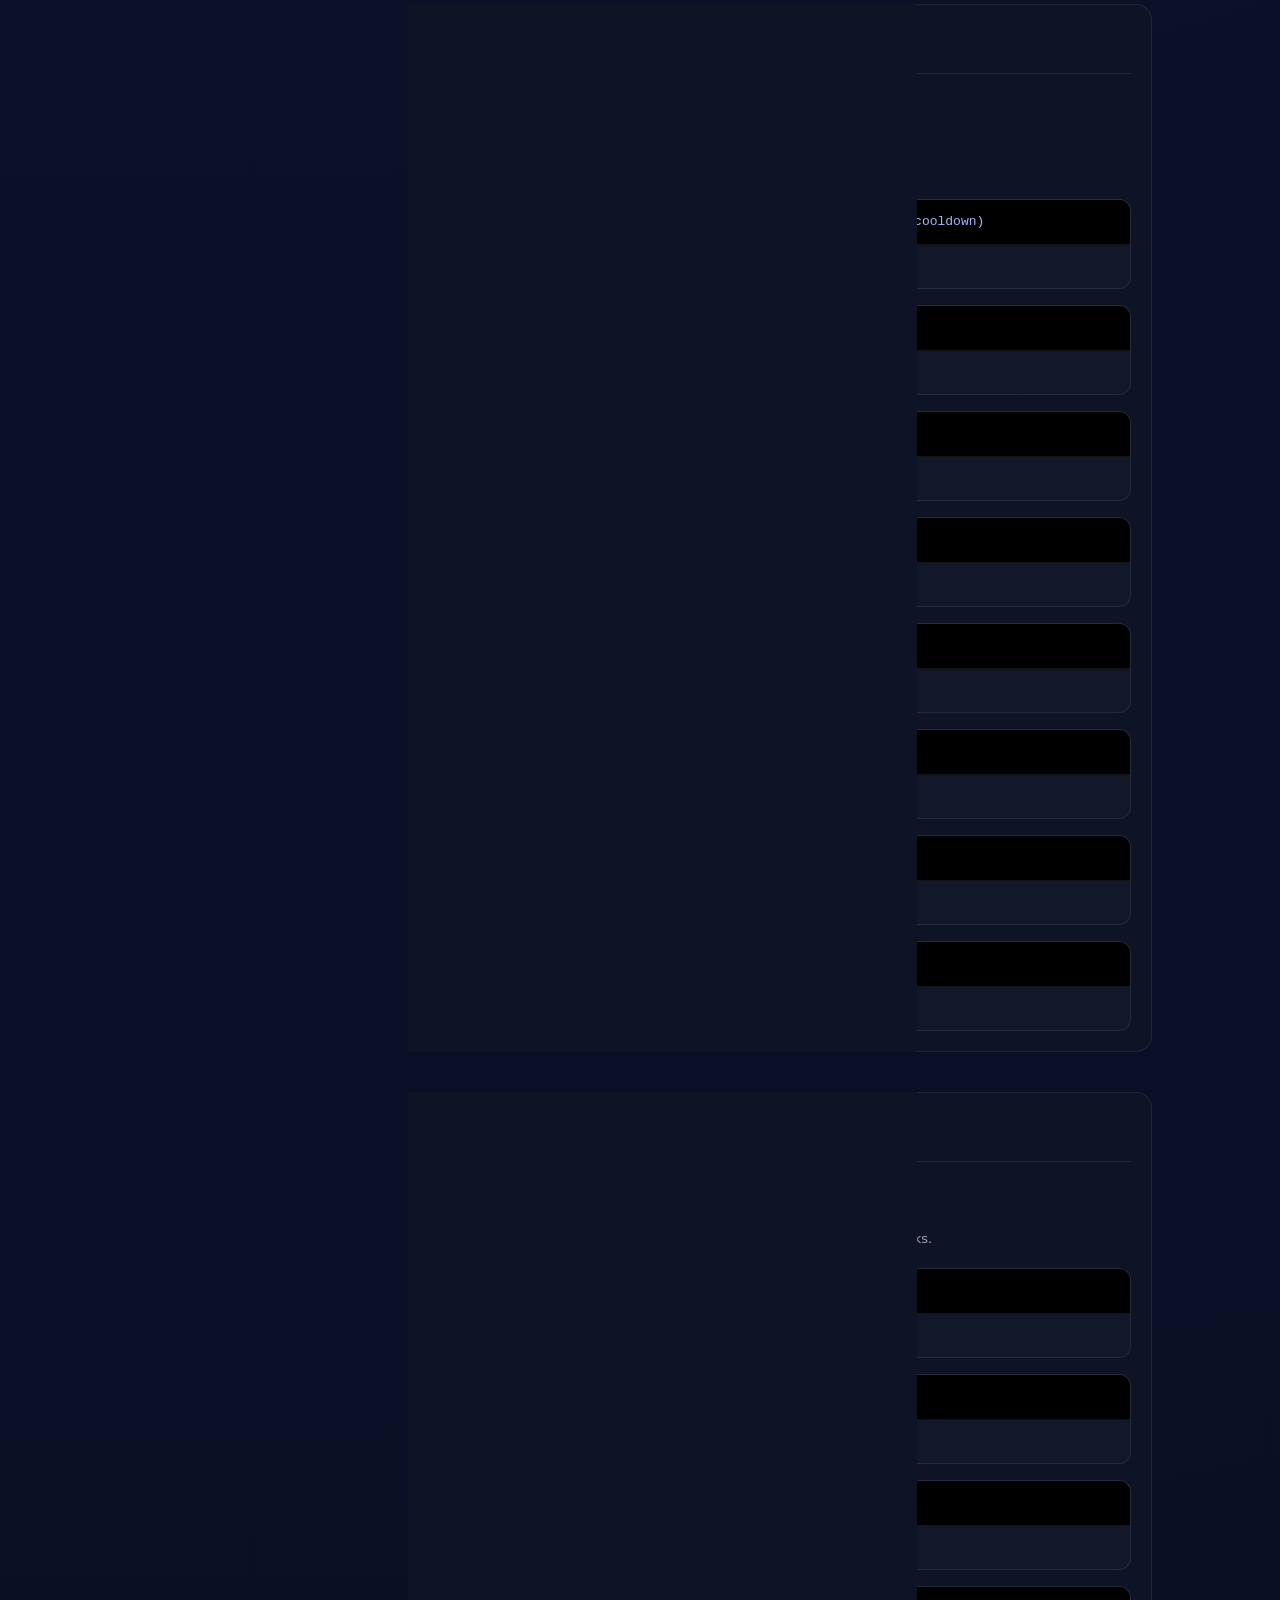
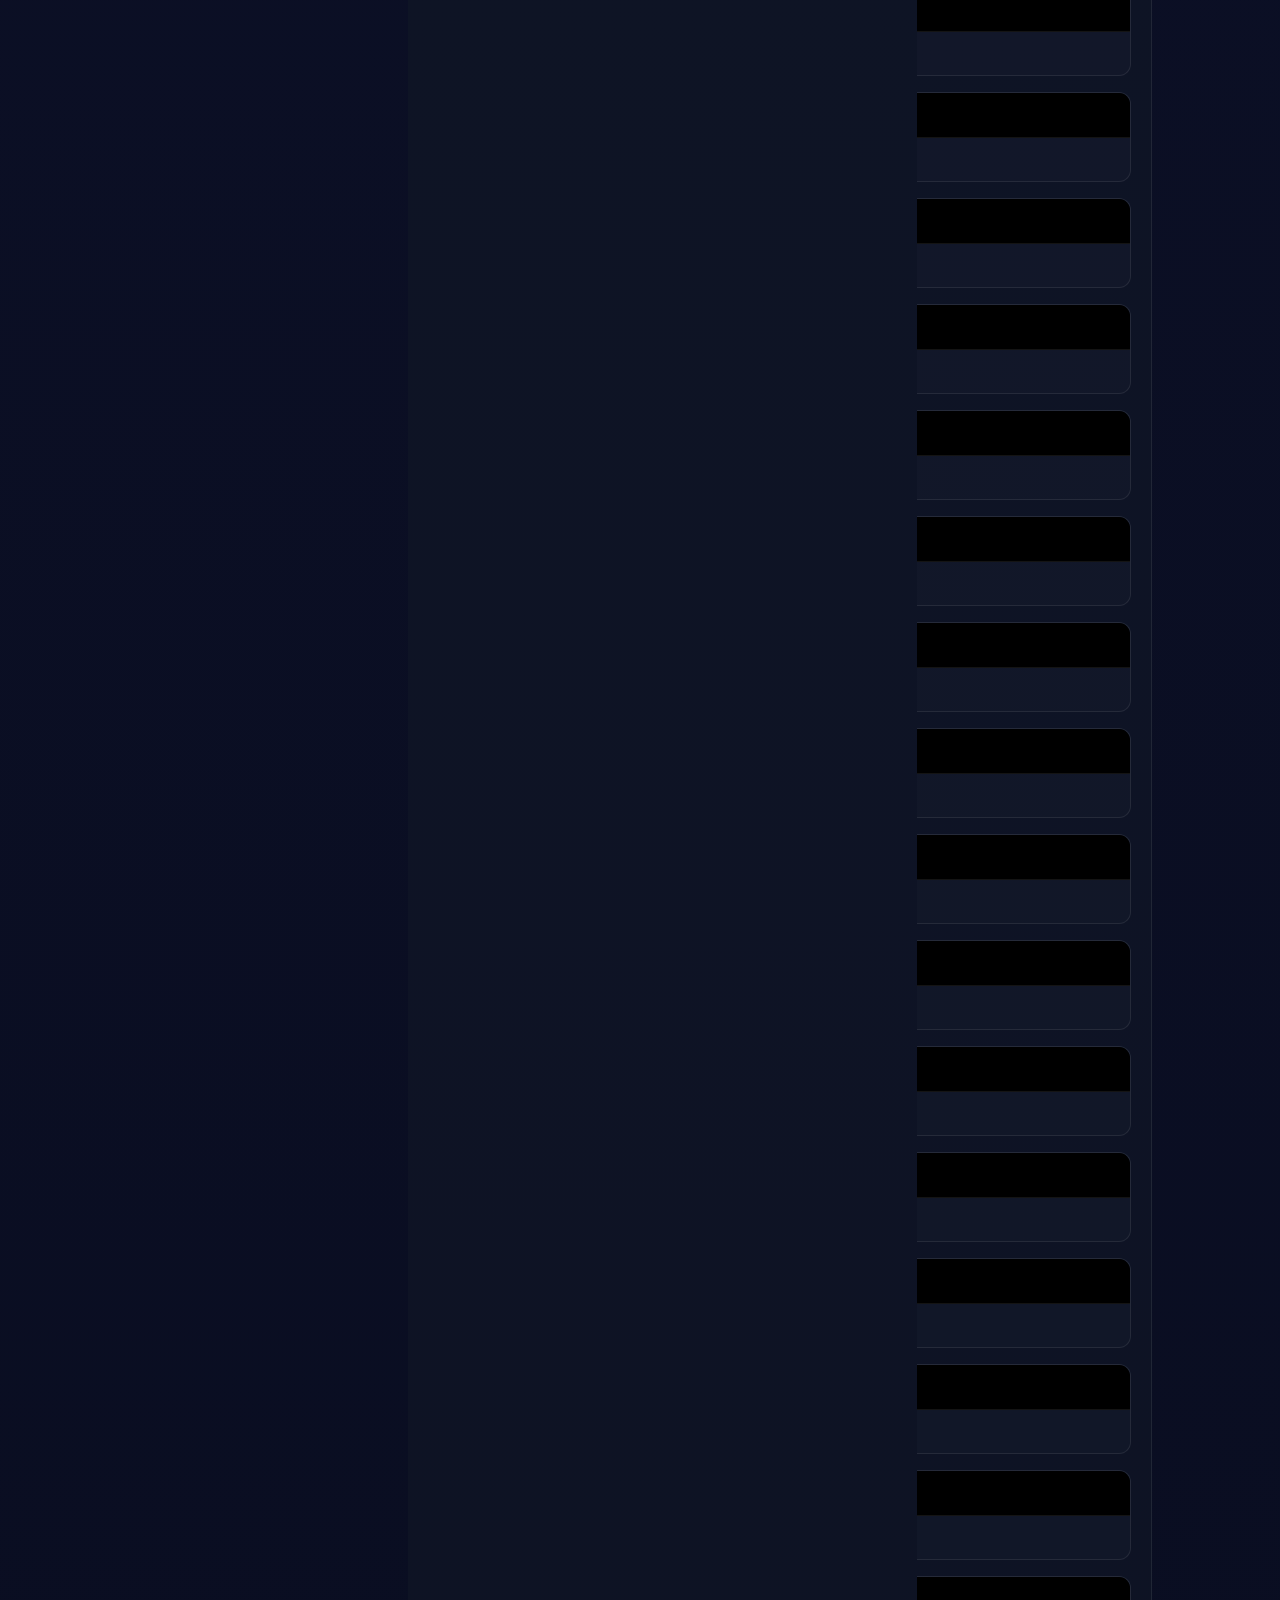
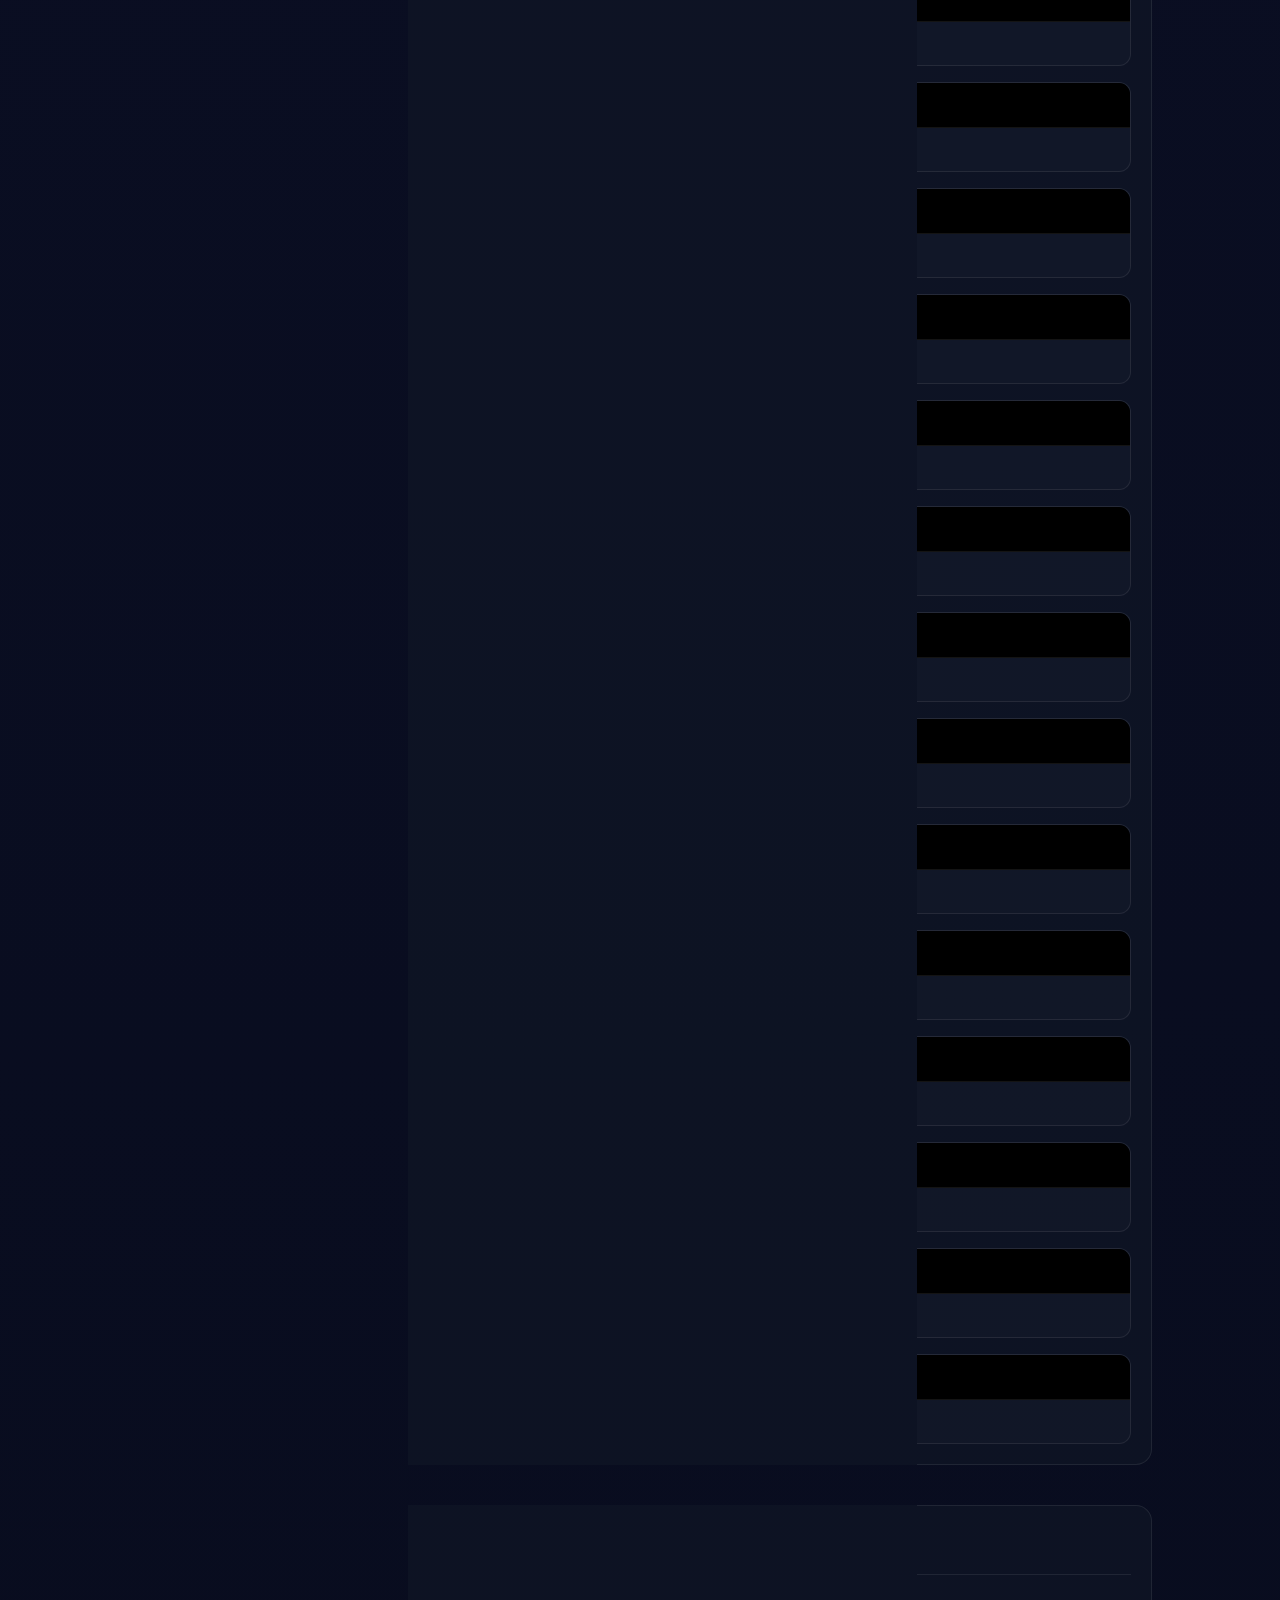
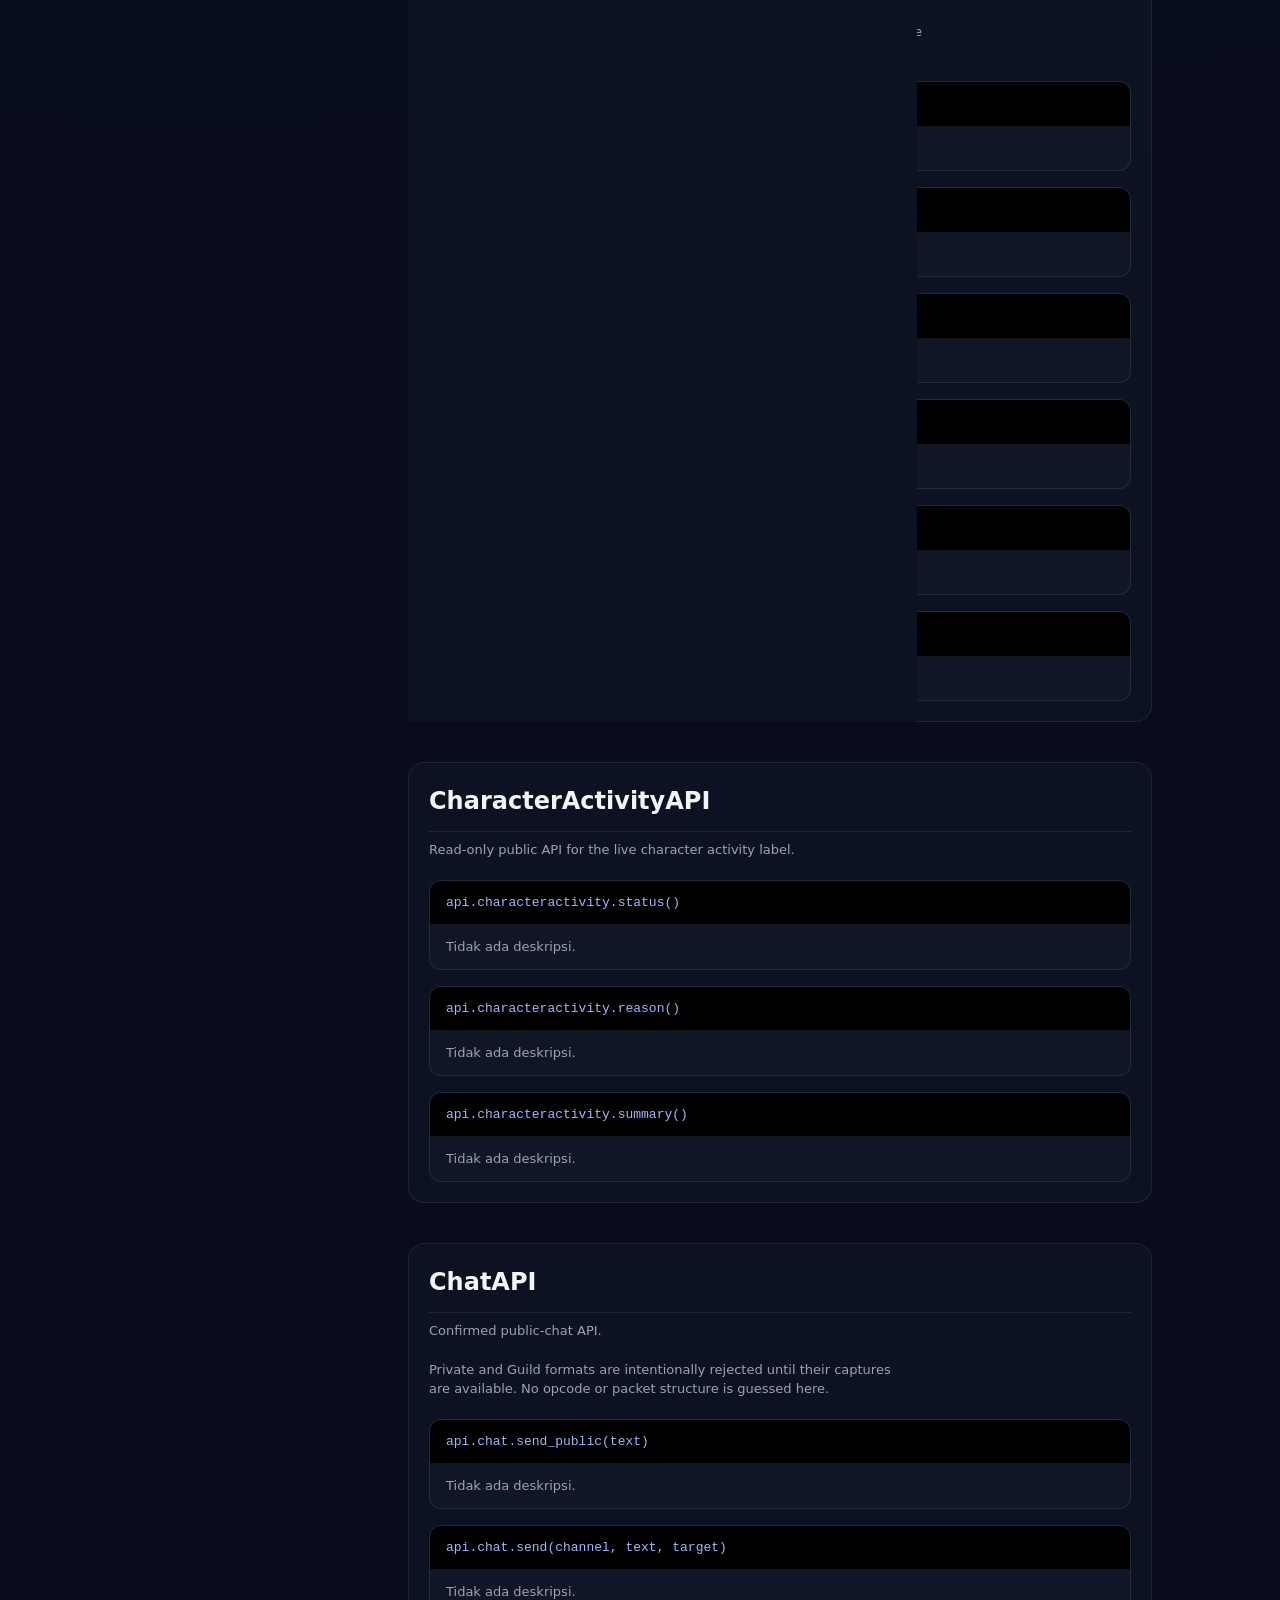
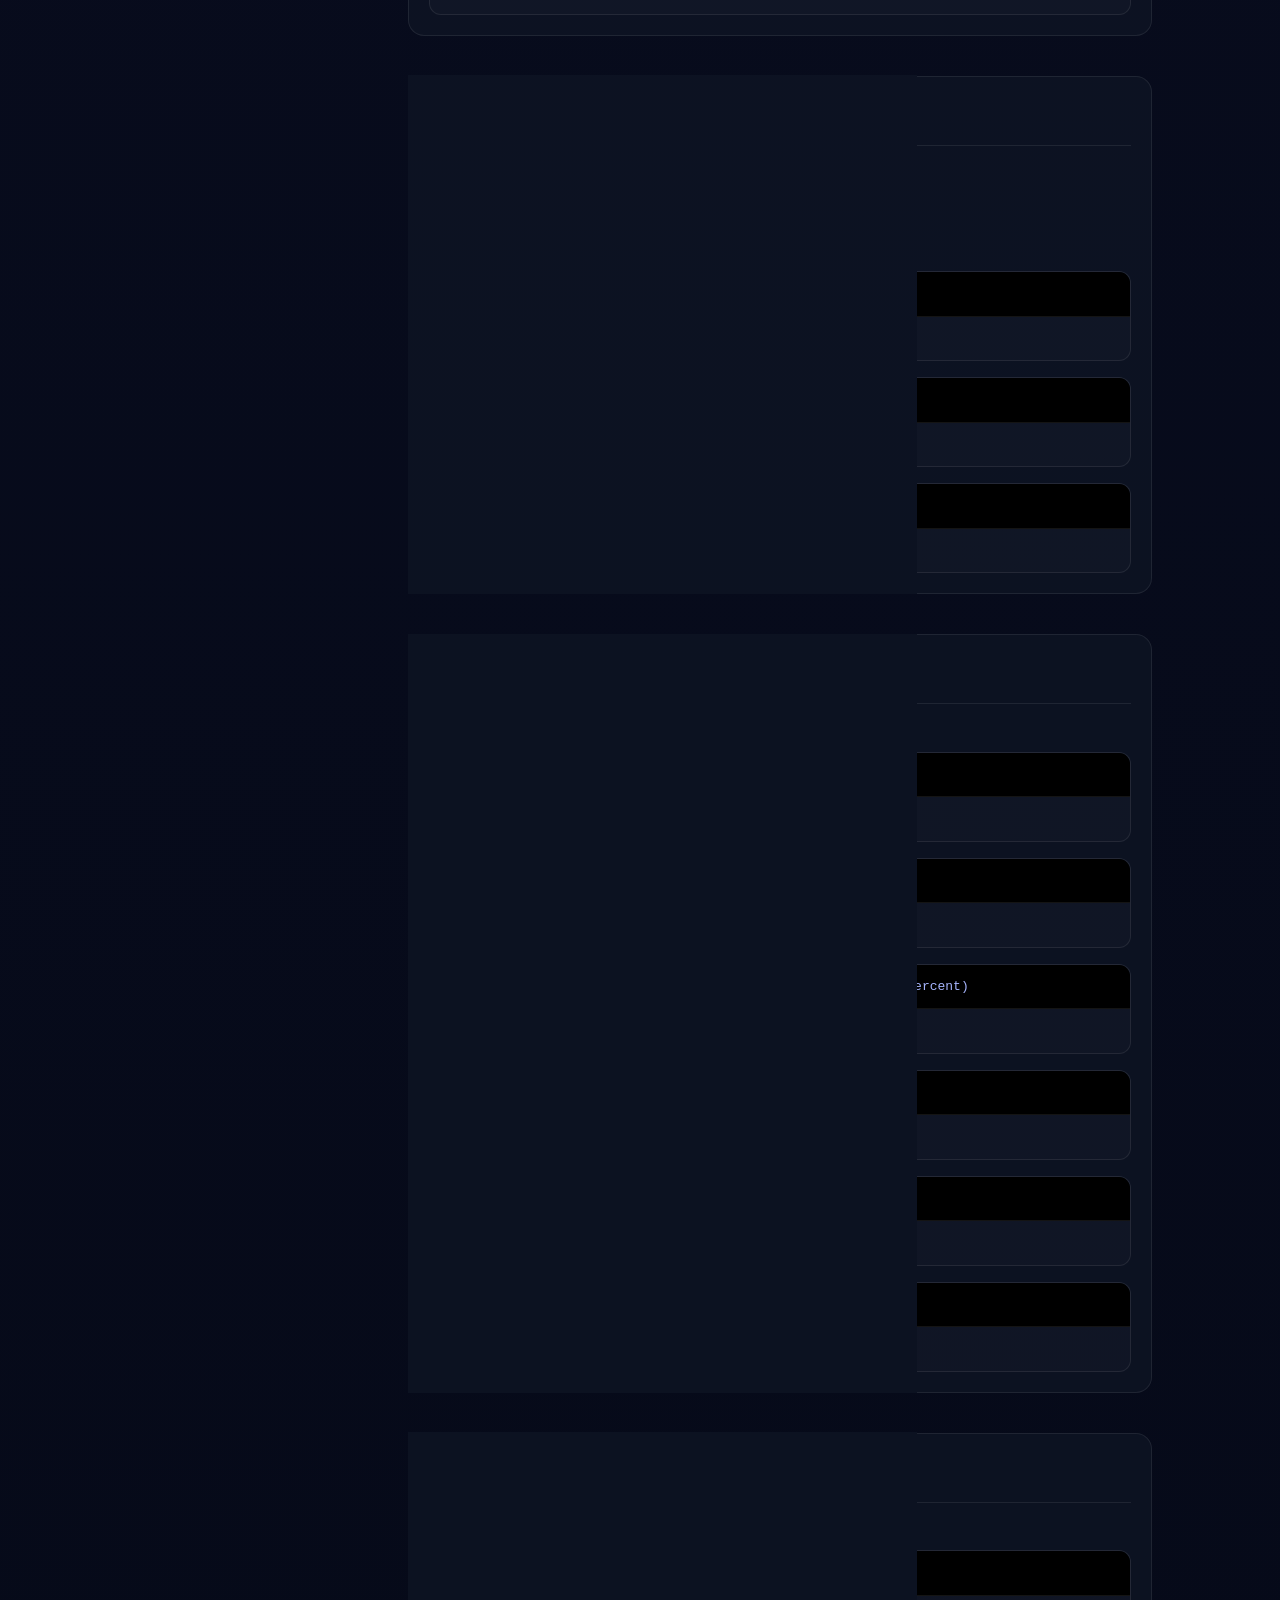
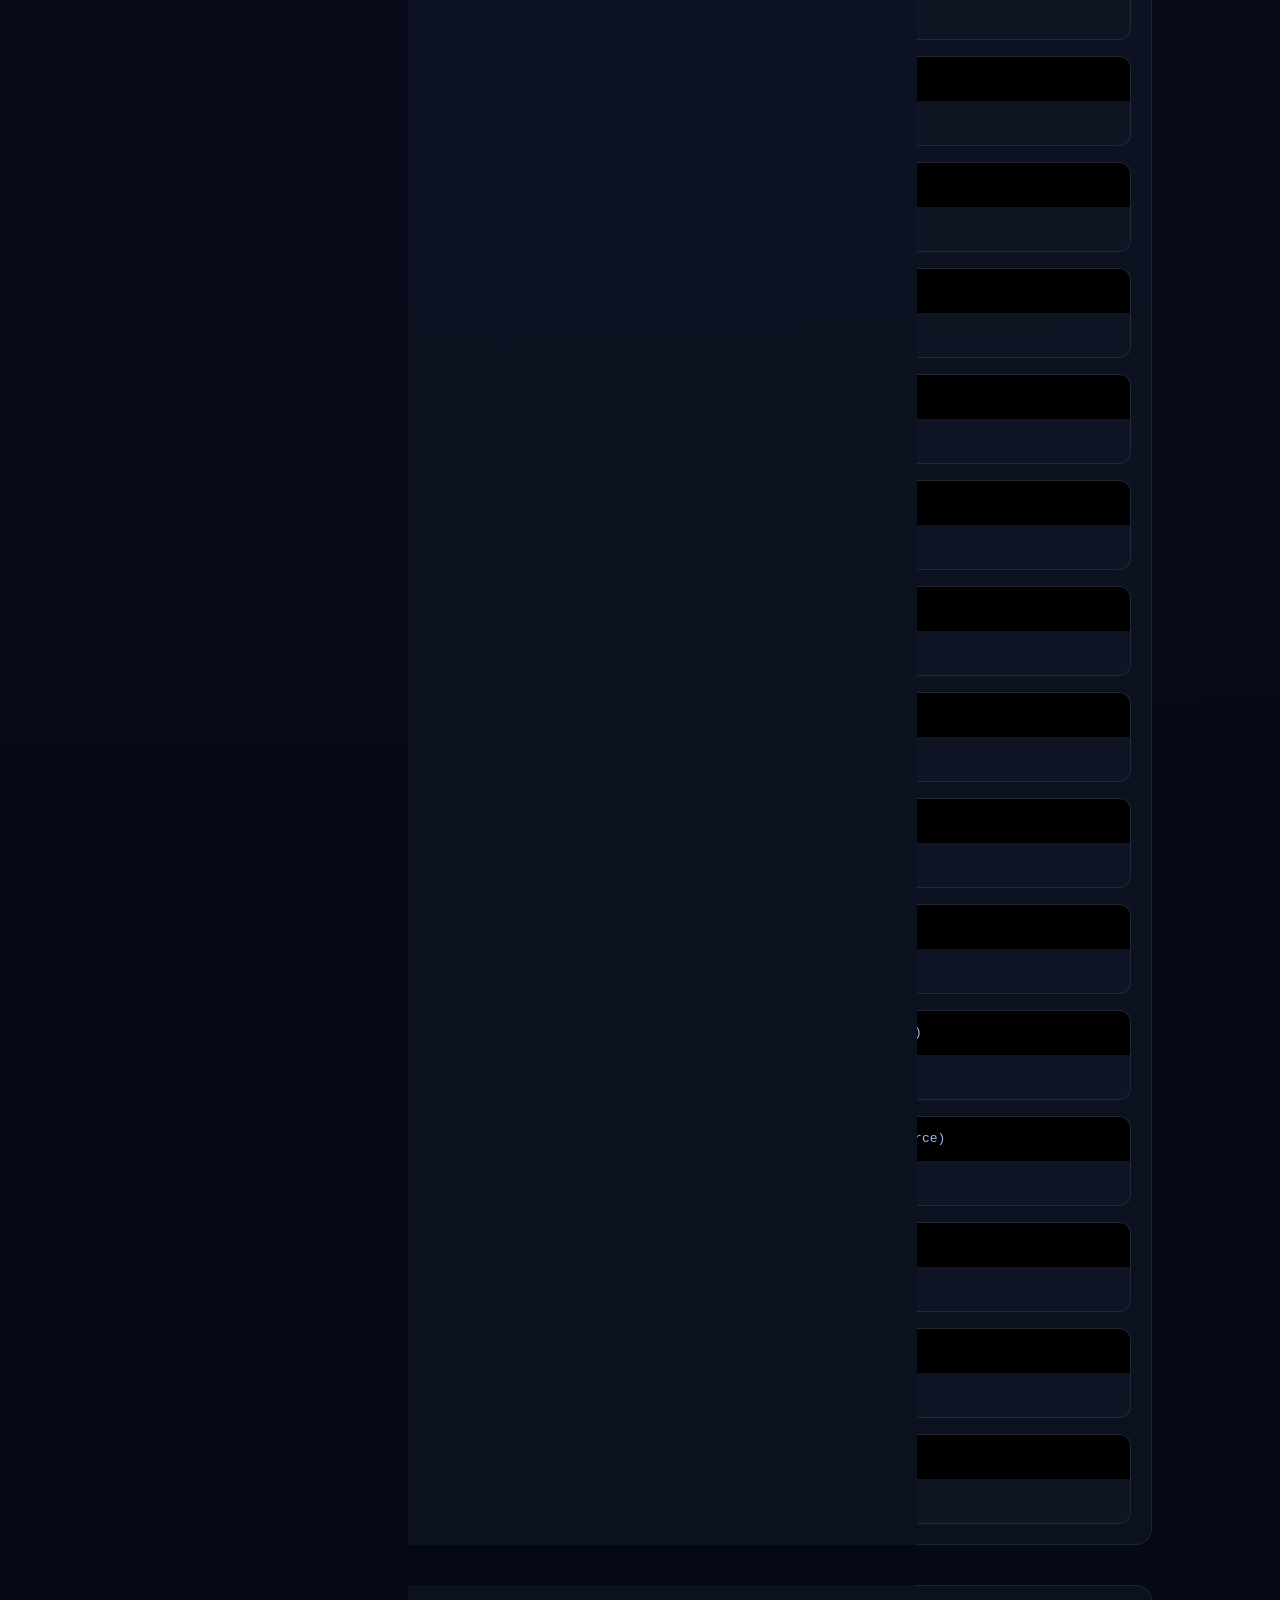
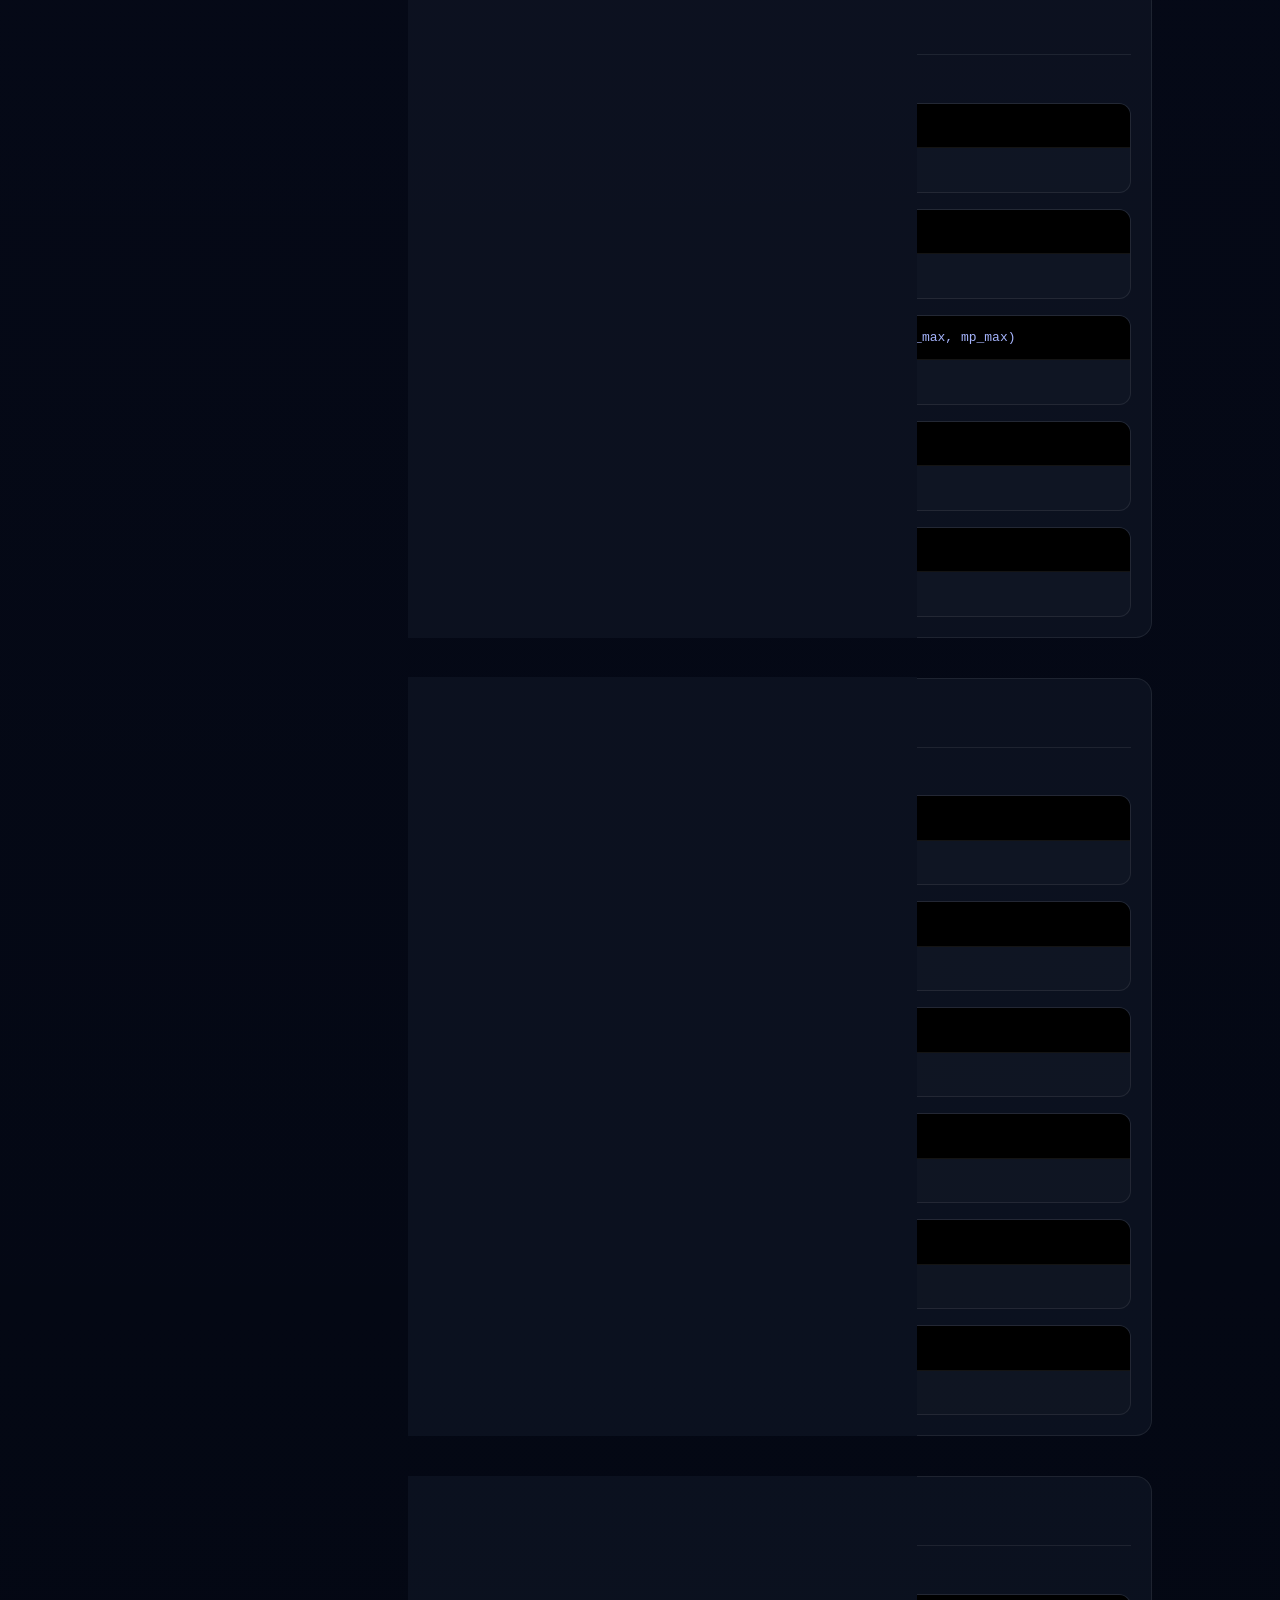
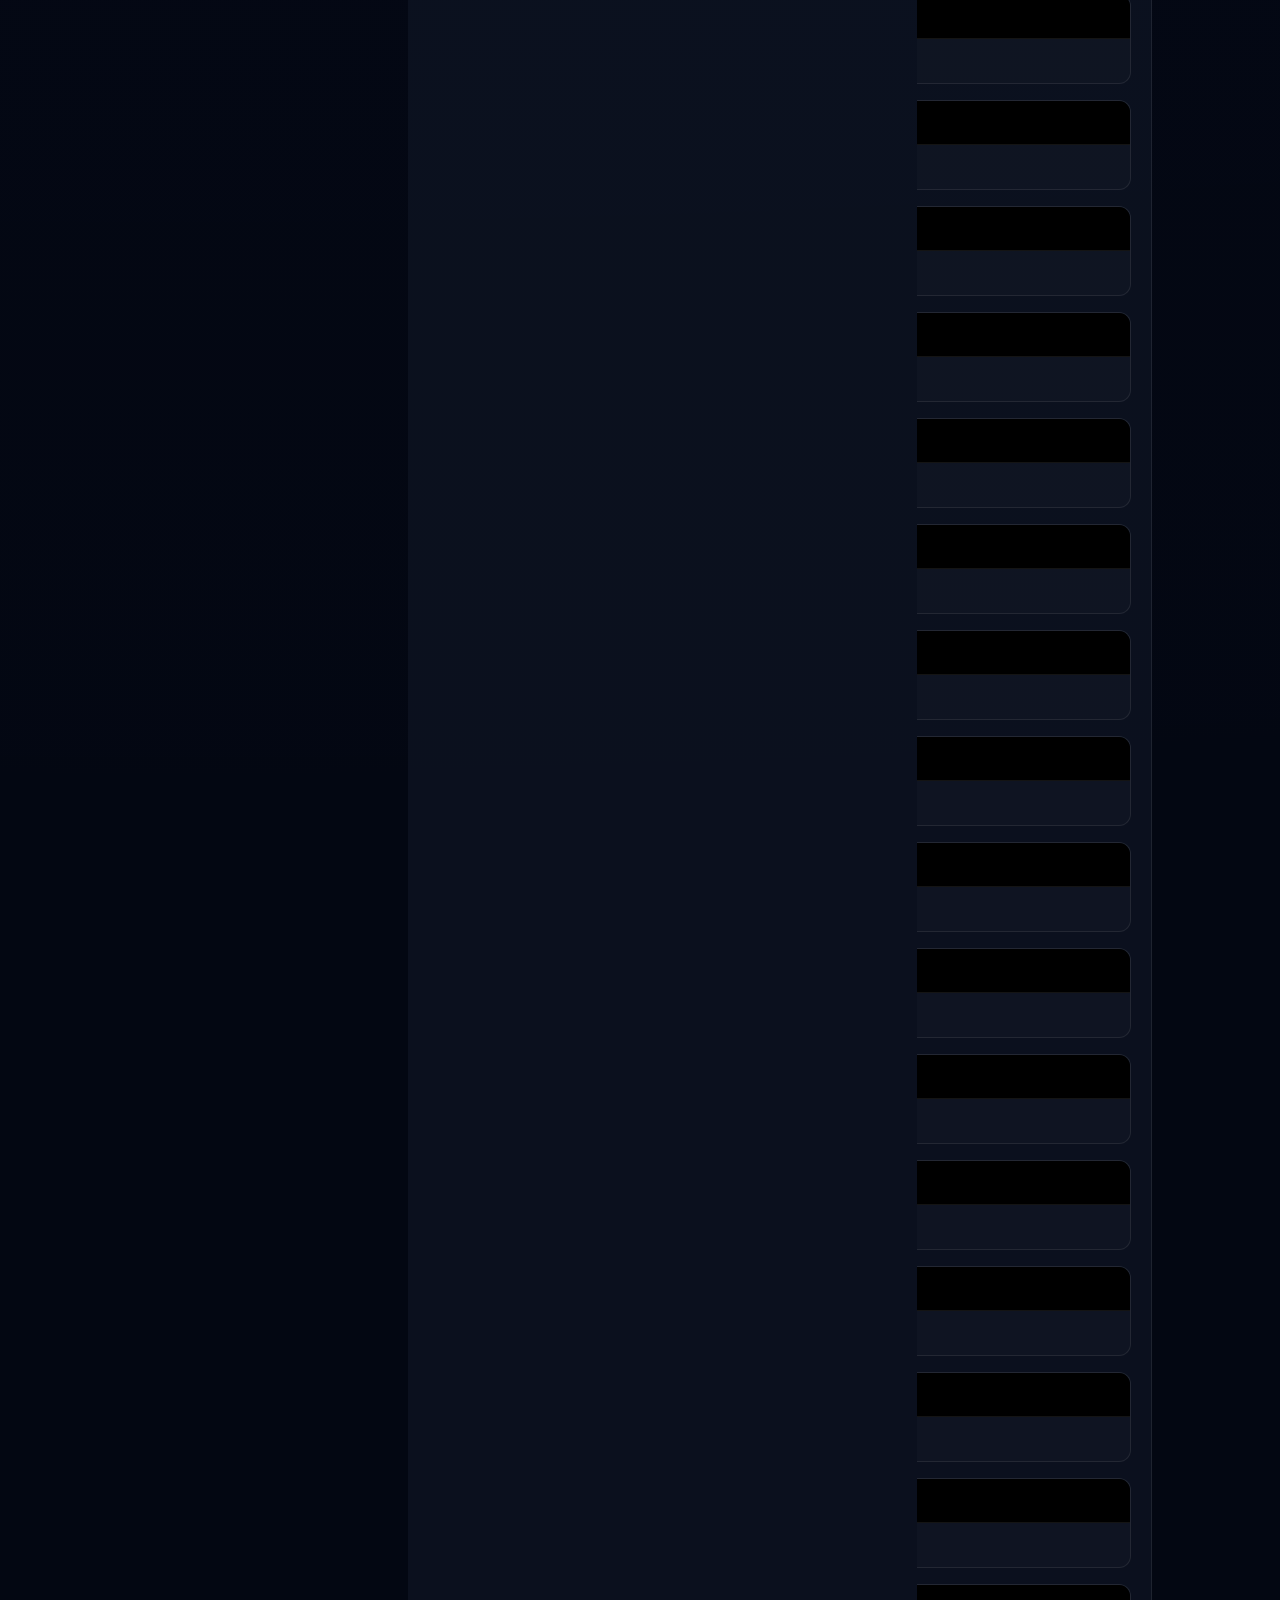
<file: script.html>
<!doctype html>
<html lang="id">
<head>
  <meta charset="utf-8">
  <meta name="viewport" content="width=device-width,initial-scale=1">
  <title>Script API — VMmo</title>
  <link rel="stylesheet" href="assets/css/style.css">
</head>
<body>
<header class="nav">
  <div class="container nav-inner">
    <a class="brand" href="index.html">
      <span class="logo"><svg viewBox="0 0 24 24" fill="none"><path d="M5 7l4.3 10h5.4L19 7" stroke="white" stroke-width="2.3" stroke-linecap="round" stroke-linejoin="round"/></svg></span>
      <span>VMmo</span>
    </a>
    <nav class="nav-links">
      <a href="index.html">Home</a>
      <a href="pricing.html">Pricing</a>
      <a href="dashboard.html">Dashboard</a>
      <a href="profile.html">Profile</a>
      <a href="script.html" class="active">Script API</a>
    </nav>
    <div class="nav-actions">
      <a class="btn btn-secondary" data-guest-only href="login.html">Login</a>
      <a class="btn btn-primary" data-guest-only href="register.html">Register</a>
      <a class="btn btn-secondary" data-auth-only href="dashboard.html">Akun</a>
      <button class="btn btn-danger" data-auth-only data-logout>Logout</button>
      <button class="mobile-toggle" aria-label="Menu">☰</button>
    </div>
  </div>
</header>

<main class="docs-layout animate-fade-up">
  <div class="container docs-container">
    <aside class="docs-sidebar">
      <h3>Daftar API</h3>
      <nav>
        <a href="#autoitemapi">AutoItemAPI</a>
        <a href="#autolootapi">AutoLootAPI</a>
        <a href="#autospellapi">AutoSpellAPI</a>
        <a href="#backpackapi">BackpackAPI</a>
        <a href="#calibrationapi">CalibrationAPI</a>
        <a href="#characteractivityapi">CharacterActivityAPI</a>
        <a href="#chatapi">ChatAPI</a>
        <a href="#combatapi">CombatAPI</a>
        <a href="#debugapi">DebugAPI</a>
        <a href="#depotapi">DepotAPI</a>
        <a href="#developmentapi">DevelopmentAPI</a>
        <a href="#eventapi">EventAPI</a>
        <a href="#goldapi">GoldAPI</a>
        <a href="#groundapi">GroundAPI</a>
        <a href="#inventoryapi">InventoryAPI</a>
        <a href="#itemsapi">ItemsAPI</a>
        <a href="#loginapi">LoginAPI</a>
        <a href="#mapapi">MapAPI</a>
        <a href="#menuapi">MenuAPI</a>
        <a href="#mobdetectionapi">MobDetectionAPI</a>
        <a href="#movementapi">MovementAPI</a>
        <a href="#npcapi">NpcAPI</a>
        <a href="#playbackapi">PlaybackAPI</a>
        <a href="#playerapi">PlayerAPI</a>
        <a href="#productionapi">ProductionAPI</a>
        <a href="#recoveryapi">RecoveryAPI</a>
        <a href="#scriptapi">ScriptAPI</a>
        <a href="#shopapi">ShopAPI</a>
        <a href="#skillapi">SkillAPI</a>
        <a href="#statsapi">StatsAPI</a>
        <a href="#statusmessageapi">StatusMessageAPI</a>
        <a href="#storageapi">StorageAPI</a>
        <a href="#storagestatusapi">StorageStatusAPI</a>
        <a href="#taskrouterapi">TaskRouterAPI</a>
        <a href="#tradehouseapi">TradeHouseAPI</a>
        <a href="#useapi">UseAPI</a>
        <a href="#waypointapi">WaypointAPI</a>
      </nav>
    </aside>
    
    <div class="docs-content">
      <div class="dash-head" style="margin-bottom:30px;">
        <div>
          <h1>Dokumentasi Script API</h1>
          <p>Referensi lengkap fungsi API yang dapat digunakan pada script automation VMmo.</p>
        </div>
      </div>

      <section id="autoitemapi" class="api-section card">
        <h2 class="api-title">AutoItemAPI</h2>
        <p class="muted">Settings API for automatic item use/retrieve/store.<br><br>This API only changes state. AutoItemWorker owns the loop and calls public<br>APIs only: use.item(...), storage.retrieve(...), storage.retrieve_slot(...),<br>and storage.store(...).</p>
        <div class="method-list">

          <div class="method-card">
            <div class="code-block">api.autoitem.configure_use(enabled, item_id, cooldown)</div>
            <p class="method-desc">Tidak ada deskripsi.</p>
          </div>

          <div class="method-card">
            <div class="code-block">api.autoitem.use(enabled, item_id, cooldown)</div>
            <p class="method-desc">Tidak ada deskripsi.</p>
          </div>

          <div class="method-card">
            <div class="code-block">api.autoitem.configure_retrieve(enabled, item_id, replace_slot)</div>
            <p class="method-desc">Tidak ada deskripsi.</p>
          </div>

          <div class="method-card">
            <div class="code-block">api.autoitem.retrieve(enabled, item_id, replace_slot)</div>
            <p class="method-desc">Tidak ada deskripsi.</p>
          </div>

          <div class="method-card">
            <div class="code-block">api.autoitem.configure_store(enabled, item_id)</div>
            <p class="method-desc">Tidak ada deskripsi.</p>
          </div>

          <div class="method-card">
            <div class="code-block">api.autoitem.store(enabled, item_id)</div>
            <p class="method-desc">Tidak ada deskripsi.</p>
          </div>

          <div class="method-card">
            <div class="code-block">api.autoitem.configure_potion(stat, enabled, threshold, item_id)</div>
            <p class="method-desc">Tidak ada deskripsi.</p>
          </div>

          <div class="method-card">
            <div class="code-block">api.autoitem.potion(stat, enabled, threshold, item_id)</div>
            <p class="method-desc">Tidak ada deskripsi.</p>
          </div>

          <div class="method-card">
            <div class="code-block">api.autoitem.disable_use()</div>
            <p class="method-desc">Tidak ada deskripsi.</p>
          </div>

          <div class="method-card">
            <div class="code-block">api.autoitem.disable_retrieve()</div>
            <p class="method-desc">Tidak ada deskripsi.</p>
          </div>

          <div class="method-card">
            <div class="code-block">api.autoitem.disable_store()</div>
            <p class="method-desc">Tidak ada deskripsi.</p>
          </div>

          <div class="method-card">
            <div class="code-block">api.autoitem.disable_potion(stat)</div>
            <p class="method-desc">Tidak ada deskripsi.</p>
          </div>

          <div class="method-card">
            <div class="code-block">api.autoitem.disable_all()</div>
            <p class="method-desc">Tidak ada deskripsi.</p>
          </div>

          <div class="method-card">
            <div class="code-block">api.autoitem.status(name)</div>
            <p class="method-desc">Tidak ada deskripsi.</p>
          </div>
        </div>
      </section>

      <section id="autolootapi" class="api-section card">
        <h2 class="api-title">AutoLootAPI</h2>
        <p class="muted">Configuration/status API for the AutoLootWorker.<br><br>GUI and scripts only change configuration through this API.  Ground-item<br>parsing, playback hold, goto and pickup remain owned by dedicated workers.</p>
        <div class="method-list">

          <div class="method-card">
            <div class="code-block">api.autoloot.configure(enabled, item_ids, radius, source)</div>
            <p class="method-desc">Tidak ada deskripsi.</p>
          </div>

          <div class="method-card">
            <div class="code-block">api.autoloot.enable(item_ids, radius)</div>
            <p class="method-desc">Tidak ada deskripsi.</p>
          </div>

          <div class="method-card">
            <div class="code-block">api.autoloot.disable()</div>
            <p class="method-desc">Tidak ada deskripsi.</p>
          </div>

          <div class="method-card">
            <div class="code-block">api.autoloot.set_items(item_ids)</div>
            <p class="method-desc">Tidak ada deskripsi.</p>
          </div>

          <div class="method-card">
            <div class="code-block">api.autoloot.set_radius(radius)</div>
            <p class="method-desc">Tidak ada deskripsi.</p>
          </div>

          <div class="method-card">
            <div class="code-block">api.autoloot.clear_ground()</div>
            <p class="method-desc">Tidak ada deskripsi.</p>
          </div>

          <div class="method-card">
            <div class="code-block">api.autoloot.status()</div>
            <p class="method-desc">Tidak ada deskripsi.</p>
          </div>

          <div class="method-card">
            <div class="code-block">api.autoloot.items()</div>
            <p class="method-desc">Tidak ada deskripsi.</p>
          </div>

          <div class="method-card">
            <div class="code-block">api.autoloot.busy()</div>
            <p class="method-desc">Tidak ada deskripsi.</p>
          </div>

          <div class="method-card">
            <div class="code-block">api.autoloot.enabled()</div>
            <p class="method-desc">Tidak ada deskripsi.</p>
          </div>
        </div>
      </section>

      <section id="autospellapi" class="api-section card">
        <h2 class="api-title">AutoSpellAPI</h2>
        <p class="muted">Auto-use backpack spell books/items with MP and cooldown guards.<br><br>This API only configures automation state.  The worker checks MP, slot,<br>cooldown, then calls the existing use.slot/backpack API.  It never builds<br>or sends item packets directly.</p>
        <div class="method-list">

          <div class="method-card">
            <div class="code-block">api.autospell.configure(name, enabled, slot, mana_required, cooldown)</div>
            <p class="method-desc">Tidak ada deskripsi.</p>
          </div>

          <div class="method-card">
            <div class="code-block">api.autospell.set_enabled(name, enabled)</div>
            <p class="method-desc">Tidak ada deskripsi.</p>
          </div>

          <div class="method-card">
            <div class="code-block">api.autospell.enable(name)</div>
            <p class="method-desc">Tidak ada deskripsi.</p>
          </div>

          <div class="method-card">
            <div class="code-block">api.autospell.disable(name)</div>
            <p class="method-desc">Tidak ada deskripsi.</p>
          </div>

          <div class="method-card">
            <div class="code-block">api.autospell.attack(enabled, slot, mana_required, cooldown)</div>
            <p class="method-desc">Tidak ada deskripsi.</p>
          </div>

          <div class="method-card">
            <div class="code-block">api.autospell.debuff(enabled, slot, mana_required, cooldown)</div>
            <p class="method-desc">Tidak ada deskripsi.</p>
          </div>

          <div class="method-card">
            <div class="code-block">api.autospell.status(name)</div>
            <p class="method-desc">Tidak ada deskripsi.</p>
          </div>

          <div class="method-card">
            <div class="code-block">api.autospell.enabled(name)</div>
            <p class="method-desc">Tidak ada deskripsi.</p>
          </div>
        </div>
      </section>

      <section id="backpackapi" class="api-section card">
        <h2 class="api-title">BackpackAPI</h2>
        <p class="muted">Action API for the 9-slot backpack only.<br><br>This keeps destructive item actions away from InventoryAPI. Inventory and<br>DepotMail are storage/panel containers; use/drop/pickup are backpack tasks.</p>
        <div class="method-list">

          <div class="method-card">
            <div class="code-block">api.backpack.summary()</div>
            <p class="method-desc">Tidak ada deskripsi.</p>
          </div>

          <div class="method-card">
            <div class="code-block">api.backpack.slots()</div>
            <p class="method-desc">Tidak ada deskripsi.</p>
          </div>

          <div class="method-card">
            <div class="code-block">api.backpack.items()</div>
            <p class="method-desc">Tidak ada deskripsi.</p>
          </div>

          <div class="method-card">
            <div class="code-block">api.backpack.get(slot_1_to_9)</div>
            <p class="method-desc">Tidak ada deskripsi.</p>
          </div>

          <div class="method-card">
            <div class="code-block">api.backpack.count(item_id)</div>
            <p class="method-desc">Tidak ada deskripsi.</p>
          </div>

          <div class="method-card">
            <div class="code-block">api.backpack.total_items()</div>
            <p class="method-desc">Tidak ada deskripsi.</p>
          </div>

          <div class="method-card">
            <div class="code-block">api.backpack.used_slots()</div>
            <p class="method-desc">Tidak ada deskripsi.</p>
          </div>

          <div class="method-card">
            <div class="code-block">api.backpack.empty_slots()</div>
            <p class="method-desc">Tidak ada deskripsi.</p>
          </div>

          <div class="method-card">
            <div class="code-block">api.backpack.free_slots()</div>
            <p class="method-desc">Tidak ada deskripsi.</p>
          </div>

          <div class="method-card">
            <div class="code-block">api.backpack.capacity()</div>
            <p class="method-desc">Tidak ada deskripsi.</p>
          </div>

          <div class="method-card">
            <div class="code-block">api.backpack.is_full()</div>
            <p class="method-desc">Tidak ada deskripsi.</p>
          </div>

          <div class="method-card">
            <div class="code-block">api.backpack.find_item_slot(item_id)</div>
            <p class="method-desc">Tidak ada deskripsi.</p>
          </div>

          <div class="method-card">
            <div class="code-block">api.backpack.find(item_id)</div>
            <p class="method-desc">Tidak ada deskripsi.</p>
          </div>

          <div class="method-card">
            <div class="code-block">api.backpack.use_item(item_id, source)</div>
            <p class="method-desc">Tidak ada deskripsi.</p>
          </div>

          <div class="method-card">
            <div class="code-block">api.backpack.item(item_id, source)</div>
            <p class="method-desc">Tidak ada deskripsi.</p>
          </div>

          <div class="method-card">
            <div class="code-block">api.backpack.use(item_id, source)</div>
            <p class="method-desc">Tidak ada deskripsi.</p>
          </div>

          <div class="method-card">
            <div class="code-block">api.backpack.use_slot(slot_1_to_9, source)</div>
            <p class="method-desc">Tidak ada deskripsi.</p>
          </div>

          <div class="method-card">
            <div class="code-block">api.backpack.slot(slot_1_to_9, source)</div>
            <p class="method-desc">Tidak ada deskripsi.</p>
          </div>

          <div class="method-card">
            <div class="code-block">api.backpack.drop_item(item_id)</div>
            <p class="method-desc">Tidak ada deskripsi.</p>
          </div>

          <div class="method-card">
            <div class="code-block">api.backpack.drop(item_id)</div>
            <p class="method-desc">Tidak ada deskripsi.</p>
          </div>

          <div class="method-card">
            <div class="code-block">api.backpack.drop_slot(slot_1_to_9)</div>
            <p class="method-desc">Tidak ada deskripsi.</p>
          </div>

          <div class="method-card">
            <div class="code-block">api.backpack.pickup(slot_1_to_9, source)</div>
            <p class="method-desc">Tidak ada deskripsi.</p>
          </div>

          <div class="method-card">
            <div class="code-block">api.backpack.pickup_to(slot_1_to_9, source)</div>
            <p class="method-desc">Tidak ada deskripsi.</p>
          </div>

          <div class="method-card">
            <div class="code-block">api.backpack.store_item(item_id, count)</div>
            <p class="method-desc">Tidak ada deskripsi.</p>
          </div>

          <div class="method-card">
            <div class="code-block">api.backpack.retrieve_item(item_id, count)</div>
            <p class="method-desc">Tidak ada deskripsi.</p>
          </div>

          <div class="method-card">
            <div class="code-block">api.backpack.last_change()</div>
            <p class="method-desc">Tidak ada deskripsi.</p>
          </div>

          <div class="method-card">
            <div class="code-block">api.backpack.last_reward()</div>
            <p class="method-desc">Tidak ada deskripsi.</p>
          </div>

          <div class="method-card">
            <div class="code-block">api.backpack.history(limit)</div>
            <p class="method-desc">Tidak ada deskripsi.</p>
          </div>

          <div class="method-card">
            <div class="code-block">api.backpack.on_item_added(handler)</div>
            <p class="method-desc">Tidak ada deskripsi.</p>
          </div>

          <div class="method-card">
            <div class="code-block">api.backpack.on_item_removed(handler)</div>
            <p class="method-desc">Tidak ada deskripsi.</p>
          </div>

          <div class="method-card">
            <div class="code-block">api.backpack.on_item_changed(handler)</div>
            <p class="method-desc">Tidak ada deskripsi.</p>
          </div>

          <div class="method-card">
            <div class="code-block">api.backpack.on_reward(handler)</div>
            <p class="method-desc">Tidak ada deskripsi.</p>
          </div>
        </div>
      </section>

      <section id="calibrationapi" class="api-section card">
        <h2 class="api-title">CalibrationAPI</h2>
        <p class="muted">API-only helper for finding absolute XYZ parser candidates.<br><br>This API records packet windows and known positions.  It does not move the<br>character and it does not guess final XYZ offsets.</p>
        <div class="method-list">

          <div class="method-card">
            <div class="code-block">api.calibration.set_known_xyz(x, y, z, label)</div>
            <p class="method-desc">Tidak ada deskripsi.</p>
          </div>

          <div class="method-card">
            <div class="code-block">api.calibration.capture(label, packets)</div>
            <p class="method-desc">Tidak ada deskripsi.</p>
          </div>

          <div class="method-card">
            <div class="code-block">api.calibration.report()</div>
            <p class="method-desc">Tidak ada deskripsi.</p>
          </div>

          <div class="method-card">
            <div class="code-block">api.calibration.clear()</div>
            <p class="method-desc">Tidak ada deskripsi.</p>
          </div>

          <div class="method-card">
            <div class="code-block">api.calibration.last_report()</div>
            <p class="method-desc">Tidak ada deskripsi.</p>
          </div>

          <div class="method-card">
            <div class="code-block">api.calibration.snapshots()</div>
            <p class="method-desc">Tidak ada deskripsi.</p>
          </div>
        </div>
      </section>

      <section id="characteractivityapi" class="api-section card">
        <h2 class="api-title">CharacterActivityAPI</h2>
        <p class="muted">Read-only public API for the live character activity label.</p>
        <div class="method-list">

          <div class="method-card">
            <div class="code-block">api.characteractivity.status()</div>
            <p class="method-desc">Tidak ada deskripsi.</p>
          </div>

          <div class="method-card">
            <div class="code-block">api.characteractivity.reason()</div>
            <p class="method-desc">Tidak ada deskripsi.</p>
          </div>

          <div class="method-card">
            <div class="code-block">api.characteractivity.summary()</div>
            <p class="method-desc">Tidak ada deskripsi.</p>
          </div>
        </div>
      </section>

      <section id="chatapi" class="api-section card">
        <h2 class="api-title">ChatAPI</h2>
        <p class="muted">Confirmed public-chat API.<br><br>Private and Guild formats are intentionally rejected until their captures<br>are available. No opcode or packet structure is guessed here.</p>
        <div class="method-list">

          <div class="method-card">
            <div class="code-block">api.chat.send_public(text)</div>
            <p class="method-desc">Tidak ada deskripsi.</p>
          </div>

          <div class="method-card">
            <div class="code-block">api.chat.send(channel, text, target)</div>
            <p class="method-desc">Tidak ada deskripsi.</p>
          </div>
        </div>
      </section>

      <section id="combatapi" class="api-section card">
        <h2 class="api-title">CombatAPI</h2>
        <p class="muted">Compatibility wrapper.<br><br>The old lightweight combat/entity guard is no longer allowed to affect<br>playback by default. Old scripts using combat.enable(...) now toggle the<br>new TM212-style mob_detection state instead.</p>
        <div class="method-list">

          <div class="method-card">
            <div class="code-block">api.combat.enable(value)</div>
            <p class="method-desc">Tidak ada deskripsi.</p>
          </div>

          <div class="method-card">
            <div class="code-block">api.combat.disable()</div>
            <p class="method-desc">Tidak ada deskripsi.</p>
          </div>

          <div class="method-card">
            <div class="code-block">api.combat.ignore_monsters(value)</div>
            <p class="method-desc">Tidak ada deskripsi.</p>
          </div>
        </div>
      </section>

      <section id="debugapi" class="api-section card">
        <h2 class="api-title">DebugAPI</h2>
        <p class="muted">Module API untuk DebugAPI</p>
        <div class="method-list">

          <div class="method-card">
            <div class="code-block">api.debug.fake_location(x, y, z)</div>
            <p class="method-desc">Tidak ada deskripsi.</p>
          </div>

          <div class="method-card">
            <div class="code-block">api.debug.set_xyz(x, y, z)</div>
            <p class="method-desc">Tidak ada deskripsi.</p>
          </div>

          <div class="method-card">
            <div class="code-block">api.debug.fake_hpmp(hp, mp, hp_max, mp_max, hp_percent, mp_percent)</div>
            <p class="method-desc">Tidak ada deskripsi.</p>
          </div>

          <div class="method-card">
            <div class="code-block">api.debug.packet_in_hex(hex_text, route)</div>
            <p class="method-desc">Tidak ada deskripsi.</p>
          </div>

          <div class="method-card">
            <div class="code-block">api.debug.parser_snapshot()</div>
            <p class="method-desc">Tidak ada deskripsi.</p>
          </div>

          <div class="method-card">
            <div class="code-block">api.debug.emit(event_name)</div>
            <p class="method-desc">Tidak ada deskripsi.</p>
          </div>
        </div>
      </section>

      <section id="depotapi" class="api-section card">
        <h2 class="api-title">DepotAPI</h2>
        <p class="muted">Module API untuk DepotAPI</p>
        <div class="method-list">

          <div class="method-card">
            <div class="code-block">api.depot.enter(source)</div>
            <p class="method-desc">Tidak ada deskripsi.</p>
          </div>

          <div class="method-card">
            <div class="code-block">api.depot.leave(source)</div>
            <p class="method-desc">Tidak ada deskripsi.</p>
          </div>

          <div class="method-card">
            <div class="code-block">api.depot.page(page, source)</div>
            <p class="method-desc">Tidak ada deskripsi.</p>
          </div>

          <div class="method-card">
            <div class="code-block">api.depot.next_page(source)</div>
            <p class="method-desc">Tidak ada deskripsi.</p>
          </div>

          <div class="method-card">
            <div class="code-block">api.depot.previous_page(source)</div>
            <p class="method-desc">Tidak ada deskripsi.</p>
          </div>

          <div class="method-card">
            <div class="code-block">api.depot.store(item_id, count, page, source)</div>
            <p class="method-desc">Tidak ada deskripsi.</p>
          </div>

          <div class="method-card">
            <div class="code-block">api.depot.retrieve(item_id, count, page, source)</div>
            <p class="method-desc">Tidak ada deskripsi.</p>
          </div>

          <div class="method-card">
            <div class="code-block">api.depot.retrieve_inventory(item_id, count, source)</div>
            <p class="method-desc">Tidak ada deskripsi.</p>
          </div>

          <div class="method-card">
            <div class="code-block">api.depot.retrieve_depotmail(item_id, count, source)</div>
            <p class="method-desc">Tidak ada deskripsi.</p>
          </div>

          <div class="method-card">
            <div class="code-block">api.depot.store_inventory(item_id, count, source)</div>
            <p class="method-desc">Tidak ada deskripsi.</p>
          </div>

          <div class="method-card">
            <div class="code-block">api.depot.store_slot(backpack_slot, depot_slot, page, source)</div>
            <p class="method-desc">Tidak ada deskripsi.</p>
          </div>

          <div class="method-card">
            <div class="code-block">api.depot.retrieve_slot(depot_slot, backpack_slot, page, source)</div>
            <p class="method-desc">Tidak ada deskripsi.</p>
          </div>

          <div class="method-card">
            <div class="code-block">api.depot.store_depotmail(item_id, count, source)</div>
            <p class="method-desc">Tidak ada deskripsi.</p>
          </div>

          <div class="method-card">
            <div class="code-block">api.depot.status()</div>
            <p class="method-desc">Tidak ada deskripsi.</p>
          </div>

          <div class="method-card">
            <div class="code-block">api.depot.items(container, page)</div>
            <p class="method-desc">Tidak ada deskripsi.</p>
          </div>
        </div>
      </section>

      <section id="developmentapi" class="api-section card">
        <h2 class="api-title">DevelopmentAPI</h2>
        <p class="muted">Explicit simulation namespace; never changes authoritative live state.</p>
        <div class="method-list">

          <div class="method-card">
            <div class="code-block">api.development.snapshot()</div>
            <p class="method-desc">Tidak ada deskripsi.</p>
          </div>

          <div class="method-card">
            <div class="code-block">api.development.set_xyz(x, y, z)</div>
            <p class="method-desc">Tidak ada deskripsi.</p>
          </div>

          <div class="method-card">
            <div class="code-block">api.development.set_stats(hp, mp, hp_percent, mp_percent, hp_max, mp_max)</div>
            <p class="method-desc">Tidak ada deskripsi.</p>
          </div>

          <div class="method-card">
            <div class="code-block">api.development.set_skill(slot, ready, cooldown)</div>
            <p class="method-desc">Tidak ada deskripsi.</p>
          </div>

          <div class="method-card">
            <div class="code-block">api.development.packet_in_hex(hex_text, route)</div>
            <p class="method-desc">Tidak ada deskripsi.</p>
          </div>
        </div>
      </section>

      <section id="eventapi" class="api-section card">
        <h2 class="api-title">EventAPI</h2>
        <p class="muted">Module API untuk EventAPI</p>
        <div class="method-list">

          <div class="method-card">
            <div class="code-block">api.event.on(event_name, handler)</div>
            <p class="method-desc">Tidak ada deskripsi.</p>
          </div>

          <div class="method-card">
            <div class="code-block">api.event.once(event_name, handler)</div>
            <p class="method-desc">Tidak ada deskripsi.</p>
          </div>

          <div class="method-card">
            <div class="code-block">api.event.off(event_name, handler)</div>
            <p class="method-desc">Tidak ada deskripsi.</p>
          </div>

          <div class="method-card">
            <div class="code-block">api.event.subscribe(event_name, handler)</div>
            <p class="method-desc">Tidak ada deskripsi.</p>
          </div>

          <div class="method-card">
            <div class="code-block">api.event.unsubscribe(event_name, handler)</div>
            <p class="method-desc">Tidak ada deskripsi.</p>
          </div>

          <div class="method-card">
            <div class="code-block">api.event.emit(event_name)</div>
            <p class="method-desc">Tidak ada deskripsi.</p>
          </div>
        </div>
      </section>

      <section id="goldapi" class="api-section card">
        <h2 class="api-title">GoldAPI</h2>
        <p class="muted">Public gold balance and confirmed Gold Transfer workflow API.</p>
        <div class="method-list">

          <div class="method-card">
            <div class="code-block">api.gold.balance()</div>
            <p class="method-desc">Tidak ada deskripsi.</p>
          </div>

          <div class="method-card">
            <div class="code-block">api.gold.balance_info()</div>
            <p class="method-desc">Tidak ada deskripsi.</p>
          </div>

          <div class="method-card">
            <div class="code-block">api.gold.validate(target, amount)</div>
            <p class="method-desc">Tidak ada deskripsi.</p>
          </div>

          <div class="method-card">
            <div class="code-block">api.gold.can_transfer(amount)</div>
            <p class="method-desc">Tidak ada deskripsi.</p>
          </div>

          <div class="method-card">
            <div class="code-block">api.gold.transfer(target, amount)</div>
            <p class="method-desc">Tidak ada deskripsi.</p>
          </div>

          <div class="method-card">
            <div class="code-block">api.gold.cancel()</div>
            <p class="method-desc">Tidak ada deskripsi.</p>
          </div>

          <div class="method-card">
            <div class="code-block">api.gold.auto_validate(target, amount)</div>
            <p class="method-desc">Tidak ada deskripsi.</p>
          </div>

          <div class="method-card">
            <div class="code-block">api.gold.auto_enable(target, amount)</div>
            <p class="method-desc">Tidak ada deskripsi.</p>
          </div>

          <div class="method-card">
            <div class="code-block">api.gold.auto_disable()</div>
            <p class="method-desc">Tidak ada deskripsi.</p>
          </div>

          <div class="method-card">
            <div class="code-block">api.gold.auto_status()</div>
            <p class="method-desc">Tidak ada deskripsi.</p>
          </div>

          <div class="method-card">
            <div class="code-block">api.gold.auto_enabled()</div>
            <p class="method-desc">Tidak ada deskripsi.</p>
          </div>

          <div class="method-card">
            <div class="code-block">api.gold.is_busy()</div>
            <p class="method-desc">Tidak ada deskripsi.</p>
          </div>

          <div class="method-card">
            <div class="code-block">api.gold.status()</div>
            <p class="method-desc">Tidak ada deskripsi.</p>
          </div>

          <div class="method-card">
            <div class="code-block">api.gold.request_result(request_id)</div>
            <p class="method-desc">Tidak ada deskripsi.</p>
          </div>

          <div class="method-card">
            <div class="code-block">api.gold.last_result()</div>
            <p class="method-desc">Tidak ada deskripsi.</p>
          </div>

          <div class="method-card">
            <div class="code-block">api.gold.wait(request_id, timeout)</div>
            <p class="method-desc">Tidak ada deskripsi.</p>
          </div>
        </div>
      </section>

      <section id="groundapi" class="api-section card">
        <h2 class="api-title">GroundAPI</h2>
        <p class="muted">Server-observed items on world tiles.</p>
        <div class="method-list">

          <div class="method-card">
            <div class="code-block">api.ground.items()</div>
            <p class="method-desc">Tidak ada deskripsi.</p>
          </div>

          <div class="method-card">
            <div class="code-block">api.ground.find(item_id)</div>
            <p class="method-desc">Tidak ada deskripsi.</p>
          </div>

          <div class="method-card">
            <div class="code-block">api.ground.at(x, y, z)</div>
            <p class="method-desc">Tidak ada deskripsi.</p>
          </div>

          <div class="method-card">
            <div class="code-block">api.ground.nearest(item_id)</div>
            <p class="method-desc">Tidak ada deskripsi.</p>
          </div>

          <div class="method-card">
            <div class="code-block">api.ground.on_item_added(handler)</div>
            <p class="method-desc">Tidak ada deskripsi.</p>
          </div>

          <div class="method-card">
            <div class="code-block">api.ground.on_item_removed(handler)</div>
            <p class="method-desc">Tidak ada deskripsi.</p>
          </div>
        </div>
      </section>

      <section id="inventoryapi" class="api-section card">
        <h2 class="api-title">InventoryAPI</h2>
        <p class="muted">Inventory/backpack API.<br><br>The cache is event based.  Server parsers update it when inventory/backpack<br>packets arrive; API methods let scripts read it or set/clear slots for tests<br>without touching transport logic.</p>
        <div class="method-list">

          <div class="method-card">
            <div class="code-block">api.inventory.summary()</div>
            <p class="method-desc">Tidak ada deskripsi.</p>
          </div>

          <div class="method-card">
            <div class="code-block">api.inventory.request()</div>
            <p class="method-desc">Tidak ada deskripsi.</p>
          </div>

          <div class="method-card">
            <div class="code-block">api.inventory.backpack()</div>
            <p class="method-desc">Tidak ada deskripsi.</p>
          </div>

          <div class="method-card">
            <div class="code-block">api.inventory.inventory()</div>
            <p class="method-desc">Tidak ada deskripsi.</p>
          </div>

          <div class="method-card">
            <div class="code-block">api.inventory.depotmail()</div>
            <p class="method-desc">Tidak ada deskripsi.</p>
          </div>

          <div class="method-card">
            <div class="code-block">api.inventory.depot()</div>
            <p class="method-desc">Tidak ada deskripsi.</p>
          </div>

          <div class="method-card">
            <div class="code-block">api.inventory.mail()</div>
            <p class="method-desc">Tidak ada deskripsi.</p>
          </div>

          <div class="method-card">
            <div class="code-block">api.inventory.find(item_id)</div>
            <p class="method-desc">Tidak ada deskripsi.</p>
          </div>

          <div class="method-card">
            <div class="code-block">api.inventory.find_all(item_id)</div>
            <p class="method-desc">Tidak ada deskripsi.</p>
          </div>

          <div class="method-card">
            <div class="code-block">api.inventory.count(item_id)</div>
            <p class="method-desc">Tidak ada deskripsi.</p>
          </div>

          <div class="method-card">
            <div class="code-block">api.inventory.total(item_id)</div>
            <p class="method-desc">Tidak ada deskripsi.</p>
          </div>

          <div class="method-card">
            <div class="code-block">api.inventory.find_item_slot(item_id)</div>
            <p class="method-desc">Tidak ada deskripsi.</p>
          </div>

          <div class="method-card">
            <div class="code-block">api.inventory.find_backpack_item_slot(item_id)</div>
            <p class="method-desc">Tidak ada deskripsi.</p>
          </div>

          <div class="method-card">
            <div class="code-block">api.inventory.find_inventory_item_slot(item_id)</div>
            <p class="method-desc">Tidak ada deskripsi.</p>
          </div>

          <div class="method-card">
            <div class="code-block">api.inventory.find_depotmail_item_slot(item_id)</div>
            <p class="method-desc">Tidak ada deskripsi.</p>
          </div>

          <div class="method-card">
            <div class="code-block">api.inventory.open_backpack()</div>
            <p class="method-desc">Tidak ada deskripsi.</p>
          </div>

          <div class="method-card">
            <div class="code-block">api.inventory.use_item(item_id, experimental)</div>
            <p class="method-desc">Tidak ada deskripsi.</p>
          </div>

          <div class="method-card">
            <div class="code-block">api.inventory.item(item_id, experimental)</div>
            <p class="method-desc">Tidak ada deskripsi.</p>
          </div>

          <div class="method-card">
            <div class="code-block">api.inventory.use_slot(slot, experimental)</div>
            <p class="method-desc">Tidak ada deskripsi.</p>
          </div>

          <div class="method-card">
            <div class="code-block">api.inventory.drop_item(item_id)</div>
            <p class="method-desc">Tidak ada deskripsi.</p>
          </div>

          <div class="method-card">
            <div class="code-block">api.inventory.drop_slot(slot)</div>
            <p class="method-desc">Tidak ada deskripsi.</p>
          </div>

          <div class="method-card">
            <div class="code-block">api.inventory.pickup(slot)</div>
            <p class="method-desc">Tidak ada deskripsi.</p>
          </div>

          <div class="method-card">
            <div class="code-block">api.inventory.store_item(item_id, count)</div>
            <p class="method-desc">Tidak ada deskripsi.</p>
          </div>

          <div class="method-card">
            <div class="code-block">api.inventory.retrieve_item(item_id, count)</div>
            <p class="method-desc">Tidak ada deskripsi.</p>
          </div>

          <div class="method-card">
            <div class="code-block">api.inventory.set_backpack(slot, item_id, count)</div>
            <p class="method-desc">Tidak ada deskripsi.</p>
          </div>

          <div class="method-card">
            <div class="code-block">api.inventory.set_inventory(slot, item_id, count)</div>
            <p class="method-desc">Tidak ada deskripsi.</p>
          </div>

          <div class="method-card">
            <div class="code-block">api.inventory.clear_backpack(slot)</div>
            <p class="method-desc">Tidak ada deskripsi.</p>
          </div>

          <div class="method-card">
            <div class="code-block">api.inventory.set_depotmail(slot, item_id, count)</div>
            <p class="method-desc">Tidak ada deskripsi.</p>
          </div>

          <div class="method-card">
            <div class="code-block">api.inventory.clear_inventory(slot)</div>
            <p class="method-desc">Tidak ada deskripsi.</p>
          </div>

          <div class="method-card">
            <div class="code-block">api.inventory.clear_depotmail(slot)</div>
            <p class="method-desc">Tidak ada deskripsi.</p>
          </div>

          <div class="method-card">
            <div class="code-block">api.inventory.reset()</div>
            <p class="method-desc">Tidak ada deskripsi.</p>
          </div>

          <div class="method-card">
            <div class="code-block">api.inventory.use_item_id(item_id, experimental)</div>
            <p class="method-desc">Tidak ada deskripsi.</p>
          </div>

          <div class="method-card">
            <div class="code-block">api.inventory.use_item_slot(slot, experimental)</div>
            <p class="method-desc">Tidak ada deskripsi.</p>
          </div>
        </div>
      </section>

      <section id="itemsapi" class="api-section card">
        <h2 class="api-title">ItemsAPI</h2>
        <p class="muted">Read-only item totals across Backpack and Inventory.</p>
        <div class="method-list">

          <div class="method-card">
            <div class="code-block">api.items.find(item_id, containers)</div>
            <p class="method-desc">Tidak ada deskripsi.</p>
          </div>

          <div class="method-card">
            <div class="code-block">api.items.find_backpack(item_id)</div>
            <p class="method-desc">Tidak ada deskripsi.</p>
          </div>

          <div class="method-card">
            <div class="code-block">api.items.find_inventory(item_id)</div>
            <p class="method-desc">Tidak ada deskripsi.</p>
          </div>

          <div class="method-card">
            <div class="code-block">api.items.count(item_id, containers)</div>
            <p class="method-desc">Tidak ada deskripsi.</p>
          </div>

          <div class="method-card">
            <div class="code-block">api.items.total(item_id, containers)</div>
            <p class="method-desc">Tidak ada deskripsi.</p>
          </div>

          <div class="method-card">
            <div class="code-block">api.items.summary(containers)</div>
            <p class="method-desc">Tidak ada deskripsi.</p>
          </div>

          <div class="method-card">
            <div class="code-block">api.items.all(containers)</div>
            <p class="method-desc">Tidak ada deskripsi.</p>
          </div>

          <div class="method-card">
            <div class="code-block">api.items.detail(item_id)</div>
            <p class="method-desc">Tidak ada deskripsi.</p>
          </div>

          <div class="method-card">
            <div class="code-block">api.items.details()</div>
            <p class="method-desc">Tidak ada deskripsi.</p>
          </div>

          <div class="method-card">
            <div class="code-block">api.items.name(item_id)</div>
            <p class="method-desc">Tidak ada deskripsi.</p>
          </div>
        </div>
      </section>

      <section id="loginapi" class="api-section card">
        <h2 class="api-title">LoginAPI</h2>
        <p class="muted">Module API untuk LoginAPI</p>
        <div class="method-list">

          <div class="method-card">
            <div class="code-block">api.login.start(username, password, world, mode, host, port, auto_relogin)</div>
            <p class="method-desc">Tidak ada deskripsi.</p>
          </div>

          <div class="method-card">
            <div class="code-block">api.login.logout()</div>
            <p class="method-desc">Tidak ada deskripsi.</p>
          </div>

          <div class="method-card">
            <div class="code-block">api.login.delete_rms()</div>
            <p class="method-desc">Tidak ada deskripsi.</p>
          </div>

          <div class="method-card">
            <div class="code-block">api.login.set_mode(mode)</div>
            <p class="method-desc">Tidak ada deskripsi.</p>
          </div>

          <div class="method-card">
            <div class="code-block">api.login.set_auto_relogin(value)</div>
            <p class="method-desc">Tidak ada deskripsi.</p>
          </div>

          <div class="method-card">
            <div class="code-block">api.login.is_ready()</div>
            <p class="method-desc">Tidak ada deskripsi.</p>
          </div>

          <div class="method-card">
            <div class="code-block">api.login.wait_ready(timeout)</div>
            <p class="method-desc">Tidak ada deskripsi.</p>
          </div>
        </div>
      </section>

      <section id="mapapi" class="api-section card">
        <h2 class="api-title">MapAPI</h2>
        <p class="muted">Small public API for manual/passive tile state.<br><br>This API only records tile knowledge in MapState.  It does not move the<br>character and it does not change GotoWorker/PlaybackWorker pathing yet.</p>
        <div class="method-list">

          <div class="method-card">
            <div class="code-block">api.map.block(x, y, z, reason)</div>
            <p class="method-desc">Tidak ada deskripsi.</p>
          </div>

          <div class="method-card">
            <div class="code-block">api.map.walkable(x, y, z, reason)</div>
            <p class="method-desc">Tidak ada deskripsi.</p>
          </div>

          <div class="method-card">
            <div class="code-block">api.map.unknown(x, y, z, reason)</div>
            <p class="method-desc">Tidak ada deskripsi.</p>
          </div>

          <div class="method-card">
            <div class="code-block">api.map.status(x, y, z)</div>
            <p class="method-desc">Tidak ada deskripsi.</p>
          </div>

          <div class="method-card">
            <div class="code-block">api.map.is_blocked(x, y, z)</div>
            <p class="method-desc">Tidak ada deskripsi.</p>
          </div>

          <div class="method-card">
            <div class="code-block">api.map.is_walkable(x, y, z)</div>
            <p class="method-desc">Tidak ada deskripsi.</p>
          </div>

          <div class="method-card">
            <div class="code-block">api.map.tile(x, y, z)</div>
            <p class="method-desc">Tidak ada deskripsi.</p>
          </div>

          <div class="method-card">
            <div class="code-block">api.map.mark_id(x, y, z, tile_id, reason)</div>
            <p class="method-desc">Tidak ada deskripsi.</p>
          </div>

          <div class="method-card">
            <div class="code-block">api.map.stairs(x, y, z, reason)</div>
            <p class="method-desc">Tidak ada deskripsi.</p>
          </div>

          <div class="method-card">
            <div class="code-block">api.map.is_stairs(x, y, z)</div>
            <p class="method-desc">Tidak ada deskripsi.</p>
          </div>

          <div class="method-card">
            <div class="code-block">api.map.around(radius, x, y, z)</div>
            <p class="method-desc">Tidak ada deskripsi.</p>
          </div>

          <div class="method-card">
            <div class="code-block">api.map.stair_from(x, y, z, direction)</div>
            <p class="method-desc">Tidak ada deskripsi.</p>
          </div>

          <div class="method-card">
            <div class="code-block">api.map.stair_summary()</div>
            <p class="method-desc">Tidak ada deskripsi.</p>
          </div>

          <div class="method-card">
            <div class="code-block">api.map.catalog(tile_id)</div>
            <p class="method-desc">Tidak ada deskripsi.</p>
          </div>

          <div class="method-card">
            <div class="code-block">api.map.summary()</div>
            <p class="method-desc">Tidak ada deskripsi.</p>
          </div>

          <div class="method-card">
            <div class="code-block">api.map.index_capture(reason)</div>
            <p class="method-desc">Tidak ada deskripsi.</p>
          </div>

          <div class="method-card">
            <div class="code-block">api.map.index_summary()</div>
            <p class="method-desc">Tidak ada deskripsi.</p>
          </div>

          <div class="method-card">
            <div class="code-block">api.map.index_records(limit)</div>
            <p class="method-desc">Tidak ada deskripsi.</p>
          </div>

          <div class="method-card">
            <div class="code-block">api.map.find_sprite(sprite_id, limit)</div>
            <p class="method-desc">Tidak ada deskripsi.</p>
          </div>

          <div class="method-card">
            <div class="code-block">api.map.find_id(sprite_id, limit)</div>
            <p class="method-desc">Tidak ada deskripsi.</p>
          </div>

          <div class="method-card">
            <div class="code-block">api.map.move_probe_summary()</div>
            <p class="method-desc">Tidak ada deskripsi.</p>
          </div>

          <div class="method-card">
            <div class="code-block">api.map.move_samples(limit)</div>
            <p class="method-desc">Tidak ada deskripsi.</p>
          </div>
        </div>
      </section>

      <section id="menuapi" class="api-section card">
        <h2 class="api-title">MenuAPI</h2>
        <p class="muted">Public menu actions routed through CommandQueue -> MenuWorker.</p>
        <div class="method-list">

          <div class="method-card">
            <div class="code-block">api.menu.select_row(menu_id, row_id, action_id, source, menu_revision)</div>
            <p class="method-desc">Tidak ada deskripsi.</p>
          </div>

          <div class="method-card">
            <div class="code-block">api.menu.action(menu_id, action_id, source)</div>
            <p class="method-desc">Tidak ada deskripsi.</p>
          </div>

          <div class="method-card">
            <div class="code-block">api.menu.close(menu_id, source)</div>
            <p class="method-desc">Tidak ada deskripsi.</p>
          </div>
        </div>
      </section>

      <section id="mobdetectionapi" class="api-section card">
        <h2 class="api-title">MobDetectionAPI</h2>
        <p class="muted">Settings API for baseline mob safety and optional Mob Hunt.<br><br>Baseline exact-tile assist remains active when disabled. ``enabled`` toggles<br>only bounded off-route hunting from the active playback waypoint.</p>
        <div class="method-list">

          <div class="method-card">
            <div class="code-block">api.mobdetection.configure(enabled, range, move_delay_ms, combat_delay_ms, ignore_names)</div>
            <p class="method-desc">Tidak ada deskripsi.</p>
          </div>

          <div class="method-card">
            <div class="code-block">api.mobdetection.enable(value)</div>
            <p class="method-desc">Tidak ada deskripsi.</p>
          </div>

          <div class="method-card">
            <div class="code-block">api.mobdetection.disable()</div>
            <p class="method-desc">Tidak ada deskripsi.</p>
          </div>

          <div class="method-card">
            <div class="code-block">api.mobdetection.set_range(value)</div>
            <p class="method-desc">Tidak ada deskripsi.</p>
          </div>

          <div class="method-card">
            <div class="code-block">api.mobdetection.set_delays(move_delay_ms, combat_delay_ms)</div>
            <p class="method-desc">Tidak ada deskripsi.</p>
          </div>

          <div class="method-card">
            <div class="code-block">api.mobdetection.ignore(names)</div>
            <p class="method-desc">Tidak ada deskripsi.</p>
          </div>

          <div class="method-card">
            <div class="code-block">api.mobdetection.status()</div>
            <p class="method-desc">Tidak ada deskripsi.</p>
          </div>

          <div class="method-card">
            <div class="code-block">api.mobdetection.enabled()</div>
            <p class="method-desc">Tidak ada deskripsi.</p>
          </div>

          <div class="method-card">
            <div class="code-block">api.mobdetection.kill_count()</div>
            <p class="method-desc">Tidak ada deskripsi.</p>
          </div>

          <div class="method-card">
            <div class="code-block">api.mobdetection.last_kill()</div>
            <p class="method-desc">Tidak ada deskripsi.</p>
          </div>
        </div>
      </section>

      <section id="movementapi" class="api-section card">
        <h2 class="api-title">MovementAPI</h2>
        <p class="muted">Module API untuk MovementAPI</p>
        <div class="method-list">

          <div class="method-card">
            <div class="code-block">api.movement.move(direction, source)</div>
            <p class="method-desc">Tidak ada deskripsi.</p>
          </div>

          <div class="method-card">
            <div class="code-block">api.movement.move_up()</div>
            <p class="method-desc">Tidak ada deskripsi.</p>
          </div>

          <div class="method-card">
            <div class="code-block">api.movement.move_down()</div>
            <p class="method-desc">Tidak ada deskripsi.</p>
          </div>

          <div class="method-card">
            <div class="code-block">api.movement.move_left()</div>
            <p class="method-desc">Tidak ada deskripsi.</p>
          </div>

          <div class="method-card">
            <div class="code-block">api.movement.move_right()</div>
            <p class="method-desc">Tidak ada deskripsi.</p>
          </div>

          <div class="method-card">
            <div class="code-block">api.movement.goto_location(x, y, z, source, anchor_xyz, max_roam, no_detour)</div>
            <p class="method-desc">Queue the single public goto/move.to path.<br><br>``anchor_xyz``/``max_roam`` are optional safety bounds for dedicated<br>workers such as AutoLoot. Normal scripts/playback keep their existing<br>behavior when these arguments are omitted.</p>
          </div>

          <div class="method-card">
            <div class="code-block">api.movement.to(x, y, z, source)</div>
            <p class="method-desc">Tidak ada deskripsi.</p>
          </div>

          <div class="method-card">
            <div class="code-block">api.movement.goto(x, y, z, source)</div>
            <p class="method-desc">Tidak ada deskripsi.</p>
          </div>

          <div class="method-card">
            <div class="code-block">api.movement.move_raw(opcode)</div>
            <p class="method-desc">API-only packet test for one-byte movement candidates.<br><br>Example:<br>    api.movement.move_raw('68')<br>    api.movement.move_raw(0x6A)</p>
          </div>

          <div class="method-card">
            <div class="code-block">api.movement.pause(value)</div>
            <p class="method-desc">Tidak ada deskripsi.</p>
          </div>

          <div class="method-card">
            <div class="code-block">api.movement.resume()</div>
            <p class="method-desc">Tidak ada deskripsi.</p>
          </div>

          <div class="method-card">
            <div class="code-block">api.movement.set_xyz(x, y, z)</div>
            <p class="method-desc">Tidak ada deskripsi.</p>
          </div>

          <div class="method-card">
            <div class="code-block">api.movement.get_xyz()</div>
            <p class="method-desc">Tidak ada deskripsi.</p>
          </div>

          <div class="method-card">
            <div class="code-block">api.movement.is_busy()</div>
            <p class="method-desc">Tidak ada deskripsi.</p>
          </div>

          <div class="method-card">
            <div class="code-block">api.movement.queue_size()</div>
            <p class="method-desc">Tidak ada deskripsi.</p>
          </div>
        </div>
      </section>

      <section id="npcapi" class="api-section card">
        <h2 class="api-title">NpcAPI</h2>
        <p class="muted">Modern queued NPC API: exact name -> live UID -> interaction tile.<br><br>``search_start`` is the point where NPC discovery begins.  When omitted,<br>NpcWorker captures the live player XYZ after the playback hold has stopped<br>the current movement.  ``player_spot`` remains a compatibility alias only.</p>
        <div class="method-list">

          <div class="method-card">
            <div class="code-block">api.npc.open(name, search_start, search_radius, timeout, template_id, max_probe_depth, task_key, force, player_spot)</div>
            <p class="method-desc">Open an exact-name NPC using a dynamic search start.<br><br>Preferred use::<br><br>    npc.open("Seraphine", search_radius=7)<br><br>NpcWorker acquires the playback hold first, waits for movement to become<br>idle, then snapshots the current absolute XYZ as ``search_start``.<br>Supplying ``search_start`` is optional and explicit.  The legacy<br>``player_spot`` keyword is accepted as an alias so older scripts keep<br>loading, but it no longer means a return location.<br><br>``max_probe_depth`` is accepted for source compatibility and is exposed<br>in status, but blind cardinal probing is no longer used.</p>
          </div>

          <div class="method-card">
            <div class="code-block">api.npc.choose(option_id, timeout, require_dialog, message_settle)</div>
            <p class="method-desc">Tidak ada deskripsi.</p>
          </div>

          <div class="method-card">
            <div class="code-block">api.npc.choose_exact(text, timeout, require_dialog, message_settle)</div>
            <p class="method-desc">Choose an exact option and wait for authoritative result evidence.<br><br>``require_dialog=True`` is intended for submenu navigation.  Generic<br>game messages are treated only as provisional evidence and cannot<br>complete the request until a newer NPC-dialog revision arrives.</p>
          </div>

          <div class="method-card">
            <div class="code-block">api.npc.close(timeout)</div>
            <p class="method-desc">Tidak ada deskripsi.</p>
          </div>

          <div class="method-card">
            <div class="code-block">api.npc.clear_dialog()</div>
            <p class="method-desc">Tidak ada deskripsi.</p>
          </div>

          <div class="method-card">
            <div class="code-block">api.npc.forget(reason, done, return_to_spot, timeout)</div>
            <p class="method-desc">Forget the NPC task and release hold at the current player position.<br><br>``return_to_spot`` is retained only so old scripts do not raise a<br>TypeError.  NpcWorker deliberately ignores it because ``search_start``<br>is a discovery origin, not a return anchor.</p>
          </div>

          <div class="method-card">
            <div class="code-block">api.npc.cancel(reason)</div>
            <p class="method-desc">Tidak ada deskripsi.</p>
          </div>

          <div class="method-card">
            <div class="code-block">api.npc.status()</div>
            <p class="method-desc">Tidak ada deskripsi.</p>
          </div>

          <div class="method-card">
            <div class="code-block">api.npc.busy()</div>
            <p class="method-desc">Tidak ada deskripsi.</p>
          </div>

          <div class="method-card">
            <div class="code-block">api.npc.in_dialog()</div>
            <p class="method-desc">Tidak ada deskripsi.</p>
          </div>

          <div class="method-card">
            <div class="code-block">api.npc.text()</div>
            <p class="method-desc">Tidak ada deskripsi.</p>
          </div>

          <div class="method-card">
            <div class="code-block">api.npc.options()</div>
            <p class="method-desc">Tidak ada deskripsi.</p>
          </div>

          <div class="method-card">
            <div class="code-block">api.npc.target_name()</div>
            <p class="method-desc">Tidak ada deskripsi.</p>
          </div>

          <div class="method-card">
            <div class="code-block">api.npc.target_uid()</div>
            <p class="method-desc">Tidak ada deskripsi.</p>
          </div>

          <div class="method-card">
            <div class="code-block">api.npc.last_error()</div>
            <p class="method-desc">Tidak ada deskripsi.</p>
          </div>

          <div class="method-card">
            <div class="code-block">api.npc.request_result(request_id)</div>
            <p class="method-desc">Tidak ada deskripsi.</p>
          </div>

          <div class="method-card">
            <div class="code-block">api.npc.flag(task_key, name, default)</div>
            <p class="method-desc">Tidak ada deskripsi.</p>
          </div>

          <div class="method-card">
            <div class="code-block">api.npc.set_flag(task_key, name, value)</div>
            <p class="method-desc">Tidak ada deskripsi.</p>
          </div>

          <div class="method-card">
            <div class="code-block">api.npc.reset_task(task_key)</div>
            <p class="method-desc">Tidak ada deskripsi.</p>
          </div>
        </div>
      </section>

      <section id="playbackapi" class="api-section card">
        <h2 class="api-title">PlaybackAPI</h2>
        <p class="muted">Module API untuk PlaybackAPI</p>
        <div class="method-list">

          <div class="method-card">
            <div class="code-block">api.playback.start(loop, interval_ms)</div>
            <p class="method-desc">Tidak ada deskripsi.</p>
          </div>

          <div class="method-card">
            <div class="code-block">api.playback.configure(interval_ms, loop)</div>
            <p class="method-desc">Tidak ada deskripsi.</p>
          </div>

          <div class="method-card">
            <div class="code-block">api.playback.pause()</div>
            <p class="method-desc">Tidak ada deskripsi.</p>
          </div>

          <div class="method-card">
            <div class="code-block">api.playback.stop()</div>
            <p class="method-desc">Tidak ada deskripsi.</p>
          </div>
        </div>
      </section>

      <section id="playerapi" class="api-section card">
        <h2 class="api-title">PlayerAPI</h2>
        <p class="muted">Read-only server-backed player state and callback registration.</p>
        <div class="method-list">

          <div class="method-card">
            <div class="code-block">api.player.summary()</div>
            <p class="method-desc">Tidak ada deskripsi.</p>
          </div>

          <div class="method-card">
            <div class="code-block">api.player.position()</div>
            <p class="method-desc">Tidak ada deskripsi.</p>
          </div>

          <div class="method-card">
            <div class="code-block">api.player.on_location(handler, mode)</div>
            <p class="method-desc">Tidak ada deskripsi.</p>
          </div>

          <div class="method-card">
            <div class="code-block">api.player.on_hp_changed(handler)</div>
            <p class="method-desc">Tidak ada deskripsi.</p>
          </div>

          <div class="method-card">
            <div class="code-block">api.player.on_mp_changed(handler)</div>
            <p class="method-desc">Tidak ada deskripsi.</p>
          </div>
        </div>
      </section>

      <section id="productionapi" class="api-section card">
        <h2 class="api-title">ProductionAPI</h2>
        <p class="muted">Restricted operator controls that are intentionally absent from the GUI.</p>
        <div class="method-list">

          <div class="method-card">
            <div class="code-block">api.production.show_log(secret)</div>
            <p class="method-desc">Reveal and select the hidden Log tab for this account.</p>
          </div>

          <div class="method-card">
            <div class="code-block">api.production.hide_log(secret)</div>
            <p class="method-desc">Hide the Log tab again while keeping background logging active.</p>
          </div>

          <div class="method-card">
            <div class="code-block">api.production.toggle_log(secret)</div>
            <p class="method-desc">Toggle visibility of the Log tab for this account.</p>
          </div>

          <div class="method-card">
            <div class="code-block">api.production.log_visible(secret)</div>
            <p class="method-desc">Return whether the Log tab is currently visible.</p>
          </div>
        </div>
      </section>

      <section id="recoveryapi" class="api-section card">
        <h2 class="api-title">RecoveryAPI</h2>
        <p class="muted">Explicit recovery API.<br><br>Normal movement stays under api.movement / move.to.  Recovery is a separate<br>API so scripts can choose when stuck/off-route handling should be used.</p>
        <div class="method-list">

          <div class="method-card">
            <div class="code-block">api.recovery.to(x, y, z, way_id, target_index)</div>
            <p class="method-desc">Tidak ada deskripsi.</p>
          </div>

          <div class="method-card">
            <div class="code-block">api.recovery.to_waypoint(index, way_id)</div>
            <p class="method-desc">Tidak ada deskripsi.</p>
          </div>

          <div class="method-card">
            <div class="code-block">api.recovery.is_busy()</div>
            <p class="method-desc">Tidak ada deskripsi.</p>
          </div>

          <div class="method-card">
            <div class="code-block">api.recovery.last_status()</div>
            <p class="method-desc">Tidak ada deskripsi.</p>
          </div>

          <div class="method-card">
            <div class="code-block">api.recovery.last_ok()</div>
            <p class="method-desc">Tidak ada deskripsi.</p>
          </div>
        </div>
      </section>

      <section id="scriptapi" class="api-section card">
        <h2 class="api-title">ScriptAPI</h2>
        <p class="muted">Module API untuk ScriptAPI</p>
        <div class="method-list">

          <div class="method-card">
            <div class="code-block">api.script.enable(value)</div>
            <p class="method-desc">Tidak ada deskripsi.</p>
          </div>

          <div class="method-card">
            <div class="code-block">api.script.is_enabled()</div>
            <p class="method-desc">Tidak ada deskripsi.</p>
          </div>

          <div class="method-card">
            <div class="code-block">api.script.is_running()</div>
            <p class="method-desc">Tidak ada deskripsi.</p>
          </div>

          <div class="method-card">
            <div class="code-block">api.script.active()</div>
            <p class="method-desc">Tidak ada deskripsi.</p>
          </div>

          <div class="method-card">
            <div class="code-block">api.script.run_id()</div>
            <p class="method-desc">Tidak ada deskripsi.</p>
          </div>

          <div class="method-card">
            <div class="code-block">api.script.on_start(handler)</div>
            <p class="method-desc">Tidak ada deskripsi.</p>
          </div>

          <div class="method-card">
            <div class="code-block">api.script.on_stop(handler)</div>
            <p class="method-desc">Tidak ada deskripsi.</p>
          </div>

          <div class="method-card">
            <div class="code-block">api.script.run_once(code)</div>
            <p class="method-desc">Tidak ada deskripsi.</p>
          </div>

          <div class="method-card">
            <div class="code-block">api.script.stop()</div>
            <p class="method-desc">Tidak ada deskripsi.</p>
          </div>
        </div>
      </section>

      <section id="shopapi" class="api-section card">
        <h2 class="api-title">ShopAPI</h2>
        <p class="muted">Packet/API based shop interface.<br><br>Commands are queued and executed by ShopWorker.  Read methods return the<br>current per-tab ShopState snapshot.</p>
        <div class="method-list">

          <div class="method-card">
            <div class="code-block">api.shop.enter(shop)</div>
            <p class="method-desc">Tidak ada deskripsi.</p>
          </div>

          <div class="method-card">
            <div class="code-block">api.shop.leave()</div>
            <p class="method-desc">Tidak ada deskripsi.</p>
          </div>

          <div class="method-card">
            <div class="code-block">api.shop.buy_item(item_id, target_total, shop, count_containers)</div>
            <p class="method-desc">Ensure selected containers contain ``target_total`` of item_id.<br><br>The worker buys in Backpack-sized batches, leaves the shop, stores the<br>purchased items with the existing Storage worker, refreshes server-fed<br>caches, recounts both owned containers, and repeats until reached.</p>
          </div>

          <div class="method-card">
            <div class="code-block">api.shop.sell_item(item_id)</div>
            <p class="method-desc">Tidak ada deskripsi.</p>
          </div>

          <div class="method-card">
            <div class="code-block">api.shop.sell_list(item_ids)</div>
            <p class="method-desc">Tidak ada deskripsi.</p>
          </div>

          <div class="method-card">
            <div class="code-block">api.shop.sell_all(container)</div>
            <p class="method-desc">Tidak ada deskripsi.</p>
          </div>

          <div class="method-card">
            <div class="code-block">api.shop.cancel()</div>
            <p class="method-desc">Tidak ada deskripsi.</p>
          </div>

          <div class="method-card">
            <div class="code-block">api.shop.status()</div>
            <p class="method-desc">Tidak ada deskripsi.</p>
          </div>

          <div class="method-card">
            <div class="code-block">api.shop.in_shop()</div>
            <p class="method-desc">Tidak ada deskripsi.</p>
          </div>

          <div class="method-card">
            <div class="code-block">api.shop.busy()</div>
            <p class="method-desc">Tidak ada deskripsi.</p>
          </div>

          <div class="method-card">
            <div class="code-block">api.shop.phase()</div>
            <p class="method-desc">Tidak ada deskripsi.</p>
          </div>

          <div class="method-card">
            <div class="code-block">api.shop.current_shop()</div>
            <p class="method-desc">Tidak ada deskripsi.</p>
          </div>

          <div class="method-card">
            <div class="code-block">api.shop.catalog()</div>
            <p class="method-desc">Tidak ada deskripsi.</p>
          </div>

          <div class="method-card">
            <div class="code-block">api.shop.last_error()</div>
            <p class="method-desc">Tidak ada deskripsi.</p>
          </div>

          <div class="method-card">
            <div class="code-block">api.shop.request_result(request_id)</div>
            <p class="method-desc">Tidak ada deskripsi.</p>
          </div>
        </div>
      </section>

      <section id="skillapi" class="api-section card">
        <h2 class="api-title">SkillAPI</h2>
        <p class="muted">Read/update skill L/R status through API.<br><br>Live status comes from server packet 0xA2.  API setters exist only for<br>scripts/tests/manual override; they do not send packets or use skills.</p>
        <div class="method-list">

          <div class="method-card">
            <div class="code-block">api.skill.summary()</div>
            <p class="method-desc">Tidak ada deskripsi.</p>
          </div>

          <div class="method-card">
            <div class="code-block">api.skill.left()</div>
            <p class="method-desc">Tidak ada deskripsi.</p>
          </div>

          <div class="method-card">
            <div class="code-block">api.skill.right()</div>
            <p class="method-desc">Tidak ada deskripsi.</p>
          </div>

          <div class="method-card">
            <div class="code-block">api.skill.L()</div>
            <p class="method-desc">Tidak ada deskripsi.</p>
          </div>

          <div class="method-card">
            <div class="code-block">api.skill.R()</div>
            <p class="method-desc">Tidak ada deskripsi.</p>
          </div>

          <div class="method-card">
            <div class="code-block">api.skill.status(slot)</div>
            <p class="method-desc">Tidak ada deskripsi.</p>
          </div>

          <div class="method-card">
            <div class="code-block">api.skill.is_ready(slot)</div>
            <p class="method-desc">Tidak ada deskripsi.</p>
          </div>

          <div class="method-card">
            <div class="code-block">api.skill.scan(reason)</div>
            <p class="method-desc">Tidak ada deskripsi.</p>
          </div>

          <div class="method-card">
            <div class="code-block">api.skill.use(slot, require_server_ready, source)</div>
            <p class="method-desc">Tidak ada deskripsi.</p>
          </div>

          <div class="method-card">
            <div class="code-block">api.skill.probe_status(slot, source)</div>
            <p class="method-desc">Queue one explicit skill cast to provoke a fresh server A2 status.<br><br>Unlike ``use``, this intentionally does not require cached readiness.<br>AutoSkill owns the one-shot admission state; normal casts remain strict.</p>
          </div>

          <div class="method-card">
            <div class="code-block">api.skill.use_r(source)</div>
            <p class="method-desc">Tidak ada deskripsi.</p>
          </div>

          <div class="method-card">
            <div class="code-block">api.skill.use_l(source)</div>
            <p class="method-desc">Tidak ada deskripsi.</p>
          </div>

          <div class="method-card">
            <div class="code-block">api.skill.auto_enable(slot, enabled)</div>
            <p class="method-desc">Tidak ada deskripsi.</p>
          </div>

          <div class="method-card">
            <div class="code-block">api.skill.auto_disable(slot)</div>
            <p class="method-desc">Tidak ada deskripsi.</p>
          </div>

          <div class="method-card">
            <div class="code-block">api.skill.auto_r(enabled)</div>
            <p class="method-desc">Tidak ada deskripsi.</p>
          </div>

          <div class="method-card">
            <div class="code-block">api.skill.auto_l(enabled)</div>
            <p class="method-desc">Tidak ada deskripsi.</p>
          </div>

          <div class="method-card">
            <div class="code-block">api.skill.auto_status(slot)</div>
            <p class="method-desc">Tidak ada deskripsi.</p>
          </div>

          <div class="method-card">
            <div class="code-block">api.skill.auto_enabled(slot)</div>
            <p class="method-desc">Tidak ada deskripsi.</p>
          </div>

          <div class="method-card">
            <div class="code-block">api.skill.set_ready(slot, ready)</div>
            <p class="method-desc">Tidak ada deskripsi.</p>
          </div>

          <div class="method-card">
            <div class="code-block">api.skill.set_cooldown(slot, seconds)</div>
            <p class="method-desc">Tidak ada deskripsi.</p>
          </div>
        </div>
      </section>

      <section id="statsapi" class="api-section card">
        <h2 class="api-title">StatsAPI</h2>
        <p class="muted">Read/update live HP/MP state through API.<br><br>Live packets provide current HP/MP (0x97/0x98) and target HP percent<br>(0x7E). Max HP/MP is not always sent by the server, so scripts/UI may set<br>max values once, then the parser keeps current/max/% in sync.</p>
        <div class="method-list">

          <div class="method-card">
            <div class="code-block">api.stats.summary()</div>
            <p class="method-desc">Tidak ada deskripsi.</p>
          </div>

          <div class="method-card">
            <div class="code-block">api.stats.hp()</div>
            <p class="method-desc">Tidak ada deskripsi.</p>
          </div>

          <div class="method-card">
            <div class="code-block">api.stats.mp()</div>
            <p class="method-desc">Tidak ada deskripsi.</p>
          </div>

          <div class="method-card">
            <div class="code-block">api.stats.target()</div>
            <p class="method-desc">Tidak ada deskripsi.</p>
          </div>

          <div class="method-card">
            <div class="code-block">api.stats.exp()</div>
            <p class="method-desc">Tidak ada deskripsi.</p>
          </div>

          <div class="method-card">
            <div class="code-block">api.stats.gold()</div>
            <p class="method-desc">Tidak ada deskripsi.</p>
          </div>

          <div class="method-card">
            <div class="code-block">api.stats.set_max(hp, mp, hp_max, mp_max)</div>
            <p class="method-desc">Tidak ada deskripsi.</p>
          </div>

          <div class="method-card">
            <div class="code-block">api.stats.set_current(hp, mp)</div>
            <p class="method-desc">Tidak ada deskripsi.</p>
          </div>

          <div class="method-card">
            <div class="code-block">api.stats.set_percent(hp, mp)</div>
            <p class="method-desc">Tidak ada deskripsi.</p>
          </div>

          <div class="method-card">
            <div class="code-block">api.stats.request()</div>
            <p class="method-desc">Return current HP/MP state.<br><br>This does not inject unknown packets.  Live HP/MP comes from server<br>push packets; scripts can safely poll this API.</p>
          </div>
        </div>
      </section>

      <section id="statusmessageapi" class="api-section card">
        <h2 class="api-title">StatusMessageAPI</h2>
        <p class="muted">Public API for visual in-client status messages.<br><br>For KEmulator this is rendered through the local gateway as a B4 status<br>message to the visual client.  It is display-only and is not forwarded to<br>the game server.</p>
        <div class="method-list">

          <div class="method-card">
            <div class="code-block">api.statusmessage.send(text, source)</div>
            <p class="method-desc">Tidak ada deskripsi.</p>
          </div>

          <div class="method-card">
            <div class="code-block">api.statusmessage.show(text, source)</div>
            <p class="method-desc">Tidak ada deskripsi.</p>
          </div>

          <div class="method-card">
            <div class="code-block">api.statusmessage.message(text, source)</div>
            <p class="method-desc">Tidak ada deskripsi.</p>
          </div>

          <div class="method-card">
            <div class="code-block">api.statusmessage.status(text, source)</div>
            <p class="method-desc">Tidak ada deskripsi.</p>
          </div>
        </div>
      </section>

      <section id="storageapi" class="api-section card">
        <h2 class="api-title">StorageAPI</h2>
        <p class="muted">Active store/retrieve API for Backpack <-> Inventory transfers.<br><br>InventoryTransferWorker performs one authoritative preflight refresh, then<br>executes a correlated FIFO batch from server confirmations.  It does not<br>reopen Inventory after every item.</p>
        <div class="method-list">

          <div class="method-card">
            <div class="code-block">api.storage.refresh(allow_cached_backpack, source)</div>
            <p class="method-desc">Refresh storage using the existing worker flow.<br><br>``allow_cached_backpack`` is for flows that already received real<br>server A0/8D/8E slot updates.  It never writes slots manually; it only<br>prevents a missing B0 panel acknowledgement from becoming a false<br>refresh failure.</p>
          </div>

          <div class="method-card">
            <div class="code-block">api.storage.store(item_id, count, allow_cached_backpack, source)</div>
            <p class="method-desc">Tidak ada deskripsi.</p>
          </div>

          <div class="method-card">
            <div class="code-block">api.storage.store_item(item_id, count, allow_cached_backpack, source)</div>
            <p class="method-desc">Tidak ada deskripsi.</p>
          </div>

          <div class="method-card">
            <div class="code-block">api.storage.store_slot(backpack_slot, inventory_slot)</div>
            <p class="method-desc">Tidak ada deskripsi.</p>
          </div>

          <div class="method-card">
            <div class="code-block">api.storage.retrieve(item_id, count, source)</div>
            <p class="method-desc">Tidak ada deskripsi.</p>
          </div>

          <div class="method-card">
            <div class="code-block">api.storage.retrieve_item(item_id, count, source)</div>
            <p class="method-desc">Tidak ada deskripsi.</p>
          </div>

          <div class="method-card">
            <div class="code-block">api.storage.retrieve_slot(inventory_slot, backpack_slot, source)</div>
            <p class="method-desc">Tidak ada deskripsi.</p>
          </div>

          <div class="method-card">
            <div class="code-block">api.storage.status()</div>
            <p class="method-desc">Tidak ada deskripsi.</p>
          </div>

          <div class="method-card">
            <div class="code-block">api.storage.busy()</div>
            <p class="method-desc">Tidak ada deskripsi.</p>
          </div>

          <div class="method-card">
            <div class="code-block">api.storage.moved()</div>
            <p class="method-desc">Tidak ada deskripsi.</p>
          </div>

          <div class="method-card">
            <div class="code-block">api.storage.requested()</div>
            <p class="method-desc">Tidak ada deskripsi.</p>
          </div>

          <div class="method-card">
            <div class="code-block">api.storage.last_error()</div>
            <p class="method-desc">Tidak ada deskripsi.</p>
          </div>

          <div class="method-card">
            <div class="code-block">api.storage.last_packet()</div>
            <p class="method-desc">Tidak ada deskripsi.</p>
          </div>
        </div>
      </section>

      <section id="storagestatusapi" class="api-section card">
        <h2 class="api-title">StorageStatusAPI</h2>
        <p class="muted">Read-only status API for storage worker state.<br><br>This keeps scripts/future workers from reading worker internals or parsing<br>log text.  Packet logic remains owned by InventoryTransferWorker.</p>
        <div class="method-list">

          <div class="method-card">
            <div class="code-block">api.storagestatus.status()</div>
            <p class="method-desc">Tidak ada deskripsi.</p>
          </div>

          <div class="method-card">
            <div class="code-block">api.storagestatus.busy()</div>
            <p class="method-desc">Tidak ada deskripsi.</p>
          </div>

          <div class="method-card">
            <div class="code-block">api.storagestatus.action()</div>
            <p class="method-desc">Tidak ada deskripsi.</p>
          </div>

          <div class="method-card">
            <div class="code-block">api.storagestatus.phase()</div>
            <p class="method-desc">Tidak ada deskripsi.</p>
          </div>

          <div class="method-card">
            <div class="code-block">api.storagestatus.moved()</div>
            <p class="method-desc">Tidak ada deskripsi.</p>
          </div>

          <div class="method-card">
            <div class="code-block">api.storagestatus.requested()</div>
            <p class="method-desc">Tidak ada deskripsi.</p>
          </div>

          <div class="method-card">
            <div class="code-block">api.storagestatus.last_error()</div>
            <p class="method-desc">Tidak ada deskripsi.</p>
          </div>

          <div class="method-card">
            <div class="code-block">api.storagestatus.last_packet()</div>
            <p class="method-desc">Tidak ada deskripsi.</p>
          </div>

          <div class="method-card">
            <div class="code-block">api.storagestatus.result_status()</div>
            <p class="method-desc">Tidak ada deskripsi.</p>
          </div>

          <div class="method-card">
            <div class="code-block">api.storagestatus.remaining()</div>
            <p class="method-desc">Tidak ada deskripsi.</p>
          </div>

          <div class="method-card">
            <div class="code-block">api.storagestatus.error_code()</div>
            <p class="method-desc">Tidak ada deskripsi.</p>
          </div>
        </div>
      </section>

      <section id="taskrouterapi" class="api-section card">
        <h2 class="api-title">TaskRouterAPI</h2>
        <p class="muted">Module API untuk TaskRouterAPI</p>
        <div class="method-list">

          <div class="method-card">
            <div class="code-block">api.taskrouter.configure(base_xyz, radius, enabled)</div>
            <p class="method-desc">Tidak ada deskripsi.</p>
          </div>

          <div class="method-card">
            <div class="code-block">api.taskrouter.enable(value)</div>
            <p class="method-desc">Tidak ada deskripsi.</p>
          </div>

          <div class="method-card">
            <div class="code-block">api.taskrouter.define(name, go_way, back_way, enabled, pending, priority)</div>
            <p class="method-desc">Tidak ada deskripsi.</p>
          </div>

          <div class="method-card">
            <div class="code-block">api.taskrouter.task_enabled(name, value)</div>
            <p class="method-desc">Tidak ada deskripsi.</p>
          </div>

          <div class="method-card">
            <div class="code-block">api.taskrouter.pending(name, value)</div>
            <p class="method-desc">Tidak ada deskripsi.</p>
          </div>

          <div class="method-card">
            <div class="code-block">api.taskrouter.arrive()</div>
            <p class="method-desc">Tidak ada deskripsi.</p>
          </div>

          <div class="method-card">
            <div class="code-block">api.taskrouter.next(dispatch)</div>
            <p class="method-desc">Tidak ada deskripsi.</p>
          </div>

          <div class="method-card">
            <div class="code-block">api.taskrouter.running(name)</div>
            <p class="method-desc">Tidak ada deskripsi.</p>
          </div>

          <div class="method-card">
            <div class="code-block">api.taskrouter.complete(name, ok, error, dispatch_back)</div>
            <p class="method-desc">Tidak ada deskripsi.</p>
          </div>

          <div class="method-card">
            <div class="code-block">api.taskrouter.retry(name)</div>
            <p class="method-desc">Tidak ada deskripsi.</p>
          </div>

          <div class="method-card">
            <div class="code-block">api.taskrouter.new_cycle()</div>
            <p class="method-desc">Tidak ada deskripsi.</p>
          </div>

          <div class="method-card">
            <div class="code-block">api.taskrouter.status()</div>
            <p class="method-desc">Tidak ada deskripsi.</p>
          </div>
        </div>
      </section>

      <section id="tradehouseapi" class="api-section card">
        <h2 class="api-title">TradeHouseAPI</h2>
        <p class="muted">Queued Trade House offer API. Price is mandatory per request.</p>
        <div class="method-list">

          <div class="method-card">
            <div class="code-block">api.tradehouse.sell(item_id, price, count)</div>
            <p class="method-desc">Tidak ada deskripsi.</p>
          </div>

          <div class="method-card">
            <div class="code-block">api.tradehouse.sell_all(item_id, price)</div>
            <p class="method-desc">Tidak ada deskripsi.</p>
          </div>

          <div class="method-card">
            <div class="code-block">api.tradehouse.sell_many(offers)</div>
            <p class="method-desc">Tidak ada deskripsi.</p>
          </div>

          <div class="method-card">
            <div class="code-block">api.tradehouse.leave()</div>
            <p class="method-desc">Tidak ada deskripsi.</p>
          </div>

          <div class="method-card">
            <div class="code-block">api.tradehouse.status()</div>
            <p class="method-desc">Tidak ada deskripsi.</p>
          </div>

          <div class="method-card">
            <div class="code-block">api.tradehouse.request_result(request_id)</div>
            <p class="method-desc">Tidak ada deskripsi.</p>
          </div>
        </div>
      </section>

      <section id="useapi" class="api-section card">
        <h2 class="api-title">UseAPI</h2>
        <p class="muted">Compact action API.<br><br>use.item/use.slot are backpack shortcuts, not Inventory actions.<br>Skill use checks SkillState first, then queues a skill action.</p>
        <div class="method-list">

          <div class="method-card">
            <div class="code-block">api.use.item(item_id, source)</div>
            <p class="method-desc">Tidak ada deskripsi.</p>
          </div>

          <div class="method-card">
            <div class="code-block">api.use.item_id(item_id, source)</div>
            <p class="method-desc">Tidak ada deskripsi.</p>
          </div>

          <div class="method-card">
            <div class="code-block">api.use.count(item_id)</div>
            <p class="method-desc">Return server-confirmed use count, total or for one item_id.</p>
          </div>

          <div class="method-card">
            <div class="code-block">api.use.summary()</div>
            <p class="method-desc">Tidak ada deskripsi.</p>
          </div>

          <div class="method-card">
            <div class="code-block">api.use.slot(slot_1_to_9, source)</div>
            <p class="method-desc">Tidak ada deskripsi.</p>
          </div>

          <div class="method-card">
            <div class="code-block">api.use.backpack_slot(slot_1_to_9, source)</div>
            <p class="method-desc">Tidak ada deskripsi.</p>
          </div>

          <div class="method-card">
            <div class="code-block">api.use.open_backpack()</div>
            <p class="method-desc">Tidak ada deskripsi.</p>
          </div>

          <div class="method-card">
            <div class="code-block">api.use.pickup(slot)</div>
            <p class="method-desc">Tidak ada deskripsi.</p>
          </div>

          <div class="method-card">
            <div class="code-block">api.use.drop(slot, item_id)</div>
            <p class="method-desc">Tidak ada deskripsi.</p>
          </div>

          <div class="method-card">
            <div class="code-block">api.use.store(item_id, count)</div>
            <p class="method-desc">Tidak ada deskripsi.</p>
          </div>

          <div class="method-card">
            <div class="code-block">api.use.retrieve(item_id, count)</div>
            <p class="method-desc">Tidak ada deskripsi.</p>
          </div>

          <div class="method-card">
            <div class="code-block">api.use.skill(slot, source)</div>
            <p class="method-desc">Tidak ada deskripsi.</p>
          </div>

          <div class="method-card">
            <div class="code-block">api.use.skill_r(source)</div>
            <p class="method-desc">Tidak ada deskripsi.</p>
          </div>

          <div class="method-card">
            <div class="code-block">api.use.skill_l(source)</div>
            <p class="method-desc">Tidak ada deskripsi.</p>
          </div>

          <div class="method-card">
            <div class="code-block">api.use.r(source)</div>
            <p class="method-desc">Tidak ada deskripsi.</p>
          </div>

          <div class="method-card">
            <div class="code-block">api.use.l(source)</div>
            <p class="method-desc">Tidak ada deskripsi.</p>
          </div>
        </div>
      </section>

      <section id="waypointapi" class="api-section card">
        <h2 class="api-title">WaypointAPI</h2>
        <p class="muted">Module API untuk WaypointAPI</p>
        <div class="method-list">

          <div class="method-card">
            <div class="code-block">api.waypoint.exists(way_id, require_points)</div>
            <p class="method-desc">Tidak ada deskripsi.</p>
          </div>

          <div class="method-card">
            <div class="code-block">api.waypoint.set_way(way_id, source)</div>
            <p class="method-desc">Tidak ada deskripsi.</p>
          </div>

          <div class="method-card">
            <div class="code-block">api.waypoint.get_way()</div>
            <p class="method-desc">Tidak ada deskripsi.</p>
          </div>

          <div class="method-card">
            <div class="code-block">api.waypoint.record(value, source)</div>
            <p class="method-desc">Tidak ada deskripsi.</p>
          </div>

          <div class="method-card">
            <div class="code-block">api.waypoint.add_current(reason, record_only, source)</div>
            <p class="method-desc">Tidak ada deskripsi.</p>
          </div>

          <div class="method-card">
            <div class="code-block">api.waypoint.add_xyz(x, y, z, reason, record_only, source)</div>
            <p class="method-desc">Tidak ada deskripsi.</p>
          </div>

          <div class="method-card">
            <div class="code-block">api.waypoint.add_portal_action(action, reason)</div>
            <p class="method-desc">Tidak ada deskripsi.</p>
          </div>

          <div class="method-card">
            <div class="code-block">api.waypoint.clear(source)</div>
            <p class="method-desc">Tidak ada deskripsi.</p>
          </div>

          <div class="method-card">
            <div class="code-block">api.waypoint.save(path, source)</div>
            <p class="method-desc">Tidak ada deskripsi.</p>
          </div>

          <div class="method-card">
            <div class="code-block">api.waypoint.load(path, source)</div>
            <p class="method-desc">Tidak ada deskripsi.</p>
          </div>

          <div class="method-card">
            <div class="code-block">api.waypoint.rename(name, way_id)</div>
            <p class="method-desc">Tidak ada deskripsi.</p>
          </div>

          <div class="method-card">
            <div class="code-block">api.waypoint.name(way_id)</div>
            <p class="method-desc">Tidak ada deskripsi.</p>
          </div>

          <div class="method-card">
            <div class="code-block">api.waypoint.points(way_id)</div>
            <p class="method-desc">Tidak ada deskripsi.</p>
          </div>

          <div class="method-card">
            <div class="code-block">api.waypoint.nearest_index(way_id, position)</div>
            <p class="method-desc">Return nearest waypoint index through the public API layer.<br><br>Playback, off-route recovery, and scripts should use this API instead<br>of creating their own nearest resolver so all components agree on the<br>same same-Z-first distance rule.</p>
          </div>

          <div class="method-card">
            <div class="code-block">api.waypoint.nearest_point(way_id, position)</div>
            <p class="method-desc">Tidak ada deskripsi.</p>
          </div>

          <div class="method-card">
            <div class="code-block">api.waypoint.nearest_distance(point, position)</div>
            <p class="method-desc">Tidak ada deskripsi.</p>
          </div>

          <div class="method-card">
            <div class="code-block">api.waypoint.configure_domain_switch(switch_spot, shop_spot, hunt_way, to_shop_way, back_way, enabled)</div>
            <p class="method-desc">Tidak ada deskripsi.</p>
          </div>

          <div class="method-card">
            <div class="code-block">api.waypoint.enable_domain_switch(value)</div>
            <p class="method-desc">Tidak ada deskripsi.</p>
          </div>

          <div class="method-card">
            <div class="code-block">api.waypoint.domain_switch_summary()</div>
            <p class="method-desc">Tidak ada deskripsi.</p>
          </div>
        </div>
      </section>

    </div>
  </div>
</main>

<footer class="footer">
  <div class="container footer-inner">
    <div>© <span data-year></span> VMmo. All rights reserved.</div>
    <div>Created by Adriana Vit</div>
  </div>
</footer>
<script src="assets/js/config.js"></script>
<script src="assets/js/api.js"></script>
<script src="assets/js/app.js"></script>
<script>
// Sidebar active state
const sections = document.querySelectorAll('.api-section');
const navLinks = document.querySelectorAll('.docs-sidebar nav a');

window.addEventListener('scroll', () => {
  let current = '';
  sections.forEach(section => {
    const sectionTop = section.offsetTop;
    if (pageYOffset >= sectionTop - 100) {
      current = section.getAttribute('id');
    }
  });

  navLinks.forEach(link => {
    link.classList.remove('active');
    if (link.getAttribute('href') === '#' + current) {
      link.classList.add('active');
    }
  });
});
</script>
</body>
</html>
</file>
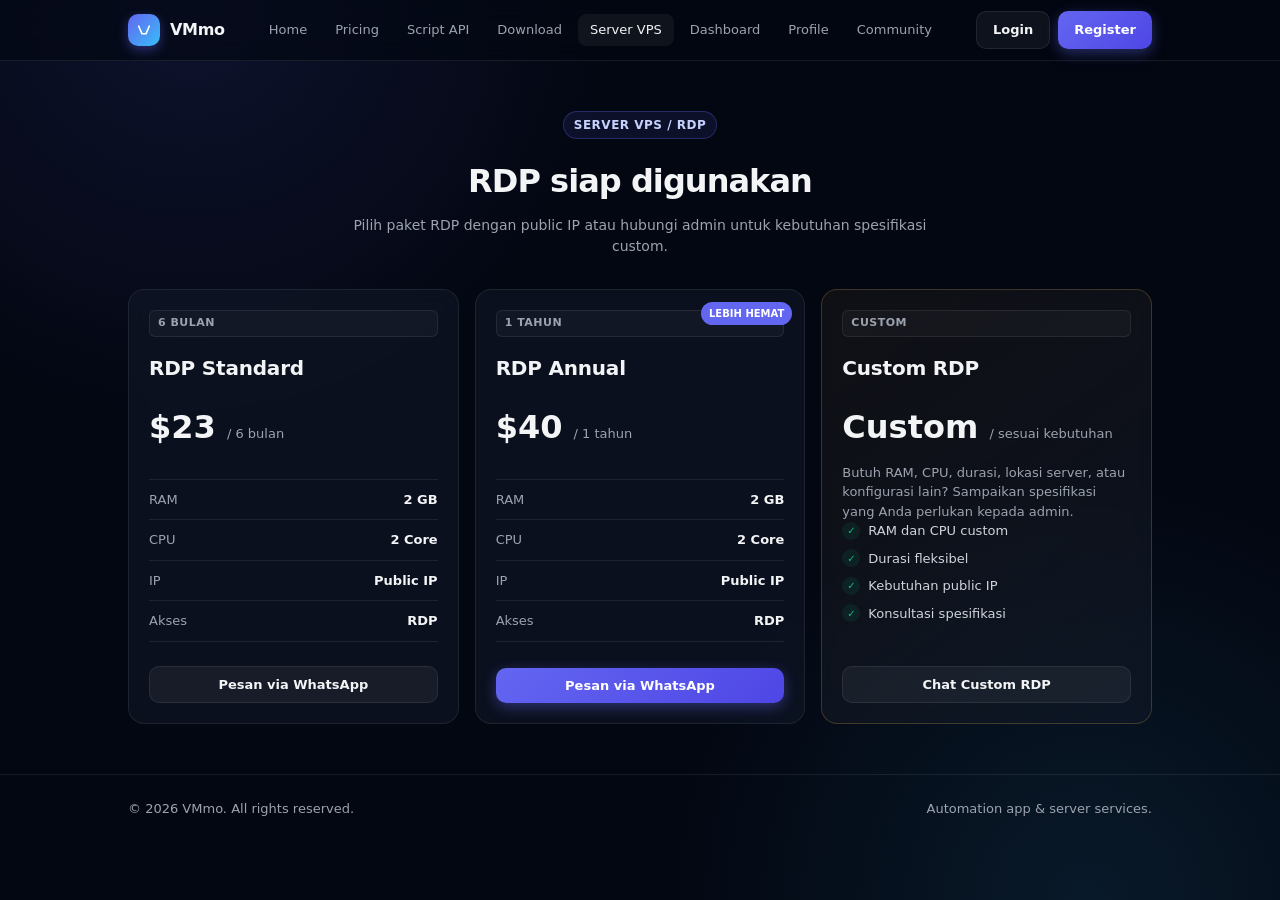
<file: vps.html>
<!doctype html>
<html lang="id">
<head>
  <meta charset="utf-8">
  <meta name="viewport" content="width=device-width,initial-scale=1">
  <meta name="description" content="Paket Server VPS RDP VMmo dengan public IP.">
  <title>Server VPS — VMmo</title>
  <link rel="stylesheet" href="assets/css/style.css">
</head>
<body>
<header class="nav"><div class="container nav-inner"><a class="brand" href="index.html"><span class="logo"><svg viewBox="0 0 24 24" fill="none"><path d="M5 7l4.3 10h5.4L19 7" stroke="white" stroke-width="2.3" stroke-linecap="round" stroke-linejoin="round"/></svg></span><span>VMmo</span></a><nav class="nav-links"><a href="index.html">Home</a><a href="pricing.html">Pricing</a><a href="dashboard.html">Dashboard</a><a href="profile.html">Profile</a><a href="script.html">Script API</a><a href="download.html">Download</a><a href="vps.html">VPS</a></nav><div class="nav-actions"><a class="btn btn-secondary" data-guest-only href="login.html">Login</a><a class="btn btn-primary" data-guest-only href="register.html">Register</a><a class="btn btn-secondary" data-auth-only href="dashboard.html">Akun</a><button class="btn btn-danger" data-auth-only data-logout>Logout</button><button class="mobile-toggle" aria-label="Buka menu">☰</button></div></div></header>

<main class="section animate-fade-up">
  <div class="container">
    <div class="section-head"><span class="eyebrow">Server VPS / RDP</span><h2 style="margin-top:18px">RDP siap digunakan</h2><p>Pilih paket RDP dengan public IP atau hubungi admin untuk kebutuhan spesifikasi custom.</p></div>

    <section class="service-grid">
      <article class="card service-card">
        <span class="service-duration">6 BULAN</span>
        <h3>RDP Standard</h3>
        <div class="service-price">$23 <small>/ 6 bulan</small></div>
        <ul class="spec-list"><li><span>RAM</span><strong>2 GB</strong></li><li><span>CPU</span><strong>2 Core</strong></li><li><span>IP</span><strong>Public IP</strong></li><li><span>Akses</span><strong>RDP</strong></li></ul>
        <a class="btn btn-secondary" data-wa-message="Halo Admin VMmo, saya ingin memesan RDP 2 GB RAM, 2 Core, Public IP, aktif 6 bulan dengan harga $23." href="#">Pesan via WhatsApp</a>
      </article>

      <article class="card service-card featured">
        <span class="popular">Lebih hemat</span>
        <span class="service-duration">1 TAHUN</span>
        <h3>RDP Annual</h3>
        <div class="service-price">$40 <small>/ 1 tahun</small></div>
        <ul class="spec-list"><li><span>RAM</span><strong>2 GB</strong></li><li><span>CPU</span><strong>2 Core</strong></li><li><span>IP</span><strong>Public IP</strong></li><li><span>Akses</span><strong>RDP</strong></li></ul>
        <a class="btn btn-primary" data-wa-message="Halo Admin VMmo, saya ingin memesan RDP 2 GB RAM, 2 Core, Public IP, aktif 1 tahun dengan harga $40." href="#">Pesan via WhatsApp</a>
      </article>

      <article class="card service-card custom-card">
        <span class="service-duration">CUSTOM</span>
        <h3>Custom RDP</h3>
        <div class="service-price">Custom <small>/ sesuai kebutuhan</small></div>
        <p class="muted custom-copy">Butuh RAM, CPU, durasi, lokasi server, atau konfigurasi lain? Sampaikan spesifikasi yang Anda perlukan kepada admin.</p>
        <ul class="features"><li>RAM dan CPU custom</li><li>Durasi fleksibel</li><li>Kebutuhan public IP</li><li>Konsultasi spesifikasi</li></ul>
        <a class="btn btn-secondary" data-wa-message="Halo Admin VMmo, saya ingin konsultasi Custom RDP. Spesifikasi yang saya butuhkan adalah: " href="#">Chat Custom RDP</a>
      </article>
    </section>
  </div>
</main>

<footer class="footer"><div class="container footer-inner"><div>© <span data-year></span> VMmo. All rights reserved.</div><div>Automation app & server services.</div></div></footer>
<script src="assets/js/config.js"></script><script src="assets/js/api.js"></script><script src="assets/js/app.js"></script>
</body>
</html>
</file>
<file: assets/css/style.css>
:root {
  --bg: #030712;
  --panel: rgba(17, 24, 39, 0.6);
  --panel2: rgba(31, 41, 55, 0.6);
  --text: #f3f4f6;
  --muted: #9ca3af;
  --line: rgba(255, 255, 255, 0.08);
  --brand: #6366f1;
  --brand2: #38bdf8;
  --brand-glow: rgba(99, 102, 241, 0.4);
  --danger: #ef4444;
  --warning: #f59e0b;
  --ok: #10b981;
  --shadow: 0 10px 40px -10px rgba(0,0,0,0.5);
  --radius: 16px;
}

* { box-sizing: border-box; }
html { scroll-behavior: smooth; }
body {
  margin: 0;
  font-family: 'Inter', ui-sans-serif, system-ui, -apple-system, sans-serif;
  background: 
    radial-gradient(circle at 15% 0%, rgba(99, 102, 241, 0.12), transparent 30%),
    radial-gradient(circle at 85% 100%, rgba(56, 189, 248, 0.1), transparent 30%),
    var(--bg);
  color: var(--text);
  min-height: 100vh;
  line-height: 1.5;
  font-size: 14px;
}

a { color: inherit; text-decoration: none; transition: color 0.2s; }
a:hover { color: #fff; }
button, input { font: inherit; }

.container { width: min(1024px, calc(100% - 40px)); margin: auto; }

/* Nav */
.nav {
  position: sticky; top: 0; z-index: 50;
  background: rgba(3, 7, 18, 0.6);
  backdrop-filter: blur(12px);
  -webkit-backdrop-filter: blur(12px);
  border-bottom: 1px solid var(--line);
}
.nav-inner { height: 60px; display: flex; align-items: center; justify-content: space-between; position: relative; }
.brand { display: flex; align-items: center; gap: 10px; font-weight: 700; font-size: 16px; letter-spacing: -0.02em; }
.logo {
  width: 32px; height: 32px; border-radius: 10px;
  background: linear-gradient(135deg, var(--brand), var(--brand2));
  display: grid; place-items: center;
  box-shadow: 0 4px 12px var(--brand-glow);
}
.logo svg { width: 18px; }

.nav-links { display: flex; gap: 4px; align-items: center; }
.nav-links a {
  padding: 6px 12px; border-radius: 8px;
  color: var(--muted); font-weight: 500; font-size: 13px;
  transition: all 0.2s;
}
.nav-links a:hover, .nav-links a.active {
  background: rgba(255, 255, 255, 0.05); color: var(--text);
}

.nav-actions { display: flex; gap: 8px; }

/* Buttons */
.btn {
  border: 0; border-radius: 10px; padding: 8px 16px;
  font-weight: 600; font-size: 13px; cursor: pointer;
  display: inline-flex; align-items: center; justify-content: center; gap: 6px;
  transition: all 0.2s ease;
}
.btn:hover { transform: translateY(-1px); box-shadow: 0 4px 12px rgba(0,0,0,0.2); }
.btn:active { transform: translateY(0); }
.btn-primary {
  color: white;
  background: linear-gradient(135deg, var(--brand), #4f46e5);
  box-shadow: 0 4px 14px var(--brand-glow);
}
.btn-primary:hover { box-shadow: 0 6px 20px var(--brand-glow); filter: brightness(1.1); }
.btn-secondary {
  color: var(--text); background: rgba(255, 255, 255, 0.05); border: 1px solid var(--line);
}
.btn-secondary:hover { background: rgba(255, 255, 255, 0.1); }
.btn-danger { color: #fca5a5; background: rgba(239, 68, 68, 0.1); border: 1px solid rgba(239, 68, 68, 0.2); }
.btn-danger:hover { background: rgba(239, 68, 68, 0.2); color: #fff; }
.btn-block { width: 100%; }

/* Hero */
.hero { padding: 60px 0 40px; }
.hero-grid { display: grid; grid-template-columns: 1.1fr 0.9fr; gap: 40px; align-items: center; }
.eyebrow {
  display: inline-flex; align-items: center; gap: 6px;
  padding: 4px 10px; border: 1px solid rgba(99, 102, 241, 0.3);
  background: rgba(99, 102, 241, 0.1); border-radius: 999px;
  color: #c7d2fe; font-size: 12px; font-weight: 600; text-transform: uppercase; letter-spacing: 0.5px;
}
.hero h1 { font-size: clamp(36px, 5vw, 52px); line-height: 1.1; letter-spacing: -0.04em; margin: 16px 0; }
.gradient-text {
  background: linear-gradient(90deg, #fff, #c7d2fe 50%, #7dd3fc);
  -webkit-background-clip: text; color: transparent;
}
.hero p { font-size: 15px; color: var(--muted); max-width: 540px; margin: 0 0 24px; line-height: 1.6; }
.hero-actions { display: flex; gap: 10px; }
.hero-badges { display: flex; flex-wrap: wrap; gap: 8px; margin-top: 16px; }
.hero-badges span, .plan-tag, .duration-label, .service-duration {
  display: inline-flex; align-items: center; padding: 4px 8px;
  border-radius: 6px; border: 1px solid var(--line);
  background: rgba(255,255,255,0.03); color: var(--muted);
  font-size: 11px; font-weight: 600; text-transform: uppercase; letter-spacing: 0.5px;
}

/* Visual Mock */
.visual { position: relative; perspective: 1000px; }
.visual-card {
  background: rgba(17, 24, 39, 0.7);
  backdrop-filter: blur(10px);
  border: 1px solid rgba(255,255,255,0.1); border-radius: 20px;
  padding: 20px; box-shadow: var(--shadow);
  transform: rotateY(-5deg) rotateX(2deg); transition: transform 0.4s ease;
}
.visual-card:hover { transform: rotateY(0) rotateX(0) translateY(-5px); box-shadow: 0 20px 40px rgba(0,0,0,0.6), 0 0 40px var(--brand-glow); border-color: rgba(255,255,255,0.2); }
.window-bar { display: flex; gap: 6px; margin-bottom: 16px; }
.dot { width: 10px; height: 10px; border-radius: 50%; background: #ef4444; }
.dot:nth-child(2) { background: #f59e0b; }
.dot:nth-child(3) { background: #10b981; }
.mock-row { display: flex; align-items: center; justify-content: space-between; padding: 10px 0; border-bottom: 1px solid var(--line); }
.mock-row:last-child { border: 0; padding-bottom: 0; }
.mock-label { color: var(--muted); font-size: 11px; text-transform: uppercase; letter-spacing: 0.5px; margin-bottom: 2px;}
.mock-value { font-weight: 600; font-size: 13px; }
.pill { padding: 4px 8px; border-radius: 6px; font-size: 11px; font-weight: 600; background: rgba(16, 185, 129, 0.1); color: #34d399; border: 1px solid rgba(16, 185, 129, 0.2); }

/* Sections */
.section { padding: 50px 0; }
.section-head { text-align: center; max-width: 600px; margin: 0 auto 32px; }
.section-head h2 { font-size: 32px; letter-spacing: -0.03em; margin: 0 0 10px; }
.section-head p { color: var(--muted); margin: 0; font-size: 14px; }
.grid-3 { display: grid; grid-template-columns: repeat(3, 1fr); gap: 16px; }

/* Cards */
.card {
  background: var(--panel); backdrop-filter: blur(8px);
  border: 1px solid var(--line); border-radius: var(--radius);
  padding: 20px; transition: all 0.3s ease;
}
.card:hover { border-color: rgba(255,255,255,0.15); background: rgba(31, 41, 55, 0.8); transform: translateY(-2px); box-shadow: var(--shadow); }
.icon-box { width: 40px; height: 40px; border-radius: 12px; background: rgba(99, 102, 241, 0.1); display: grid; place-items: center; font-size: 18px; margin-bottom: 12px; border: 1px solid rgba(99, 102, 241, 0.2); }
.card h3 { margin: 0 0 6px; font-size: 16px; font-weight: 600; letter-spacing: -0.01em; }
.card p { color: var(--muted); font-size: 13px; margin: 0; line-height: 1.5; }

/* Auth */
.auth-shell { min-height: calc(100vh - 60px); display: grid; place-items: center; padding: 40px 16px; }
.auth-card { width: min(400px, 100%); background: var(--panel); backdrop-filter: blur(12px); border: 1px solid var(--line); border-radius: 20px; padding: 32px; box-shadow: var(--shadow); }
.auth-card.wide { width: min(500px, 100%); }
.auth-card h1 { margin: 0 0 6px; font-size: 24px; letter-spacing: -0.03em; text-align: center; }
.subtitle { color: var(--muted); margin: 0 0 24px; font-size: 13px; text-align: center; }
.form-group { margin-bottom: 16px; }
.form-group label { display: block; font-size: 12px; font-weight: 600; margin-bottom: 6px; color: #d1d5db; }
.input { width: 100%; border: 1px solid var(--line); background: rgba(0,0,0,0.2); color: var(--text); border-radius: 10px; padding: 10px 12px; outline: none; font-size: 13px; transition: all 0.2s; }
.input:focus { border-color: var(--brand); box-shadow: 0 0 0 3px var(--brand-glow); background: rgba(0,0,0,0.4); }
.form-row { display: grid; grid-template-columns: 1fr 1fr; gap: 12px; }
.form-meta { display: flex; justify-content: space-between; align-items: center; margin: 12px 0 20px; font-size: 12px; color: var(--muted); }
.divider { display: flex; align-items: center; gap: 12px; color: var(--muted); font-size: 12px; margin: 22px 0; }
.divider:before, .divider:after { content: ""; height: 1px; background: var(--line); flex: 1; }
.text-link { color: #818cf8; font-weight: 500; }
.text-link:hover { color: #a5b4fc; text-decoration: underline; }

/* Alerts */
.alert { display: none; border-radius: 10px; padding: 10px 12px; margin-bottom: 16px; font-size: 13px; }
.alert.show { display: block; animation: fadeUp 0.3s ease; }
.alert-error { background: rgba(239, 68, 68, 0.1); border: 1px solid rgba(239, 68, 68, 0.2); color: #fca5a5; }
.alert-success { background: rgba(16, 185, 129, 0.1); border: 1px solid rgba(16, 185, 129, 0.2); color: #6ee7b7; }

/* Dashboard */
.dashboard { padding: 30px 0 50px; }
.dash-head { display: flex; justify-content: space-between; align-items: center; margin-bottom: 20px; }
.dash-head h1 { margin: 0; font-size: 28px; letter-spacing: -0.02em; }
.dash-head p { color: var(--muted); margin: 4px 0 0; font-size: 14px; }
.stats { display: grid; grid-template-columns: repeat(4, 1fr); gap: 12px; margin-bottom: 20px; }
.stat { padding: 16px; border-radius: 14px; border: 1px solid var(--line); background: var(--panel); backdrop-filter: blur(8px); transition: all 0.2s; }
.stat:hover { border-color: rgba(255,255,255,0.15); transform: translateY(-1px); }
.stat-label { font-size: 11px; color: var(--muted); text-transform: uppercase; letter-spacing: 0.5px; font-weight: 600; margin-bottom: 4px; }
.stat-value { font-weight: 700; font-size: 20px; color: var(--text); }
.dash-grid { display: grid; grid-template-columns: 1.5fr 1fr; gap: 16px; }
.table-list { display: flex; flex-direction: column; gap: 8px; margin-top: 16px; }
.table-row { display: flex; justify-content: space-between; padding: 10px 12px; background: rgba(255,255,255,0.02); border: 1px solid var(--line); border-radius: 8px; font-size: 13px; }
.table-row span:first-child { color: var(--muted); }
.permission-grid { display: grid; grid-template-columns: repeat(3, 1fr); gap: 8px; margin-top: 16px; }
.permission { display: flex; align-items: center; gap: 8px; padding: 10px; border-radius: 10px; background: rgba(255,255,255,0.02); border: 1px solid var(--line); font-size: 12px; }
.permission .state { width: 8px; height: 8px; border-radius: 50%; background: var(--danger); box-shadow: 0 0 8px var(--danger); }
.permission.enabled .state { background: var(--ok); box-shadow: 0 0 8px var(--ok); }

/* Pricing */
.pricing-grid { display: grid; grid-template-columns: repeat(3, 1fr); gap: 16px; align-items: stretch; margin-bottom: 40px; }
.price-card { position: relative; display: flex; flex-direction: column; }
.price-card.featured { border-color: rgba(99, 102, 241, 0.5); background: rgba(99, 102, 241, 0.05); box-shadow: 0 10px 30px var(--brand-glow); }
.popular { position: absolute; top: 12px; right: 12px; font-size: 10px; font-weight: 700; text-transform: uppercase; background: var(--brand); color: #fff; padding: 4px 8px; border-radius: 999px; }
.price { font-size: 32px; font-weight: 700; margin: 12px 0; letter-spacing: -0.03em; }
.price small { font-size: 13px; color: var(--muted); font-weight: 500; }
.features { list-style: none; padding: 0; margin: 0 0 20px; display: grid; gap: 8px; font-size: 13px; color: #d1d5db; }
.features li { display: flex; align-items: center; gap: 8px; }
.features li:before { content: '✓'; color: var(--ok); font-weight: 700; background: rgba(16, 185, 129, 0.1); border-radius: 50%; width: 18px; height: 18px; display: inline-flex; align-items: center; justify-content: center; font-size: 10px; }
.price-card .btn { margin-top: auto; }

/* Profile */
.profile-grid { display: grid; grid-template-columns: 250px 1fr; gap: 20px; }
.avatar-card { text-align: center; }
.avatar { width: 80px; height: 80px; border-radius: 20px; margin: 0 auto 16px; background: linear-gradient(135deg, var(--brand), var(--brand2)); display: grid; place-items: center; font-size: 32px; font-weight: 700; box-shadow: 0 8px 20px var(--brand-glow); }

/* Download & VPS */
.download-section { min-height: calc(100vh - 60px); }
.download-panel { display: flex; gap: 24px; align-items: center; padding: 32px; margin-bottom: 20px; }
.download-icon { width: 80px; height: 80px; border-radius: 20px; display: grid; place-items: center; font-size: 40px; background: linear-gradient(135deg, var(--brand), var(--brand2)); box-shadow: 0 10px 30px var(--brand-glow); flex-shrink: 0; }
.download-actions { display: flex; gap: 12px; margin-top: 20px; }
.service-grid { display: grid; grid-template-columns: repeat(3, 1fr); gap: 16px; }
.service-card { display: flex; flex-direction: column; position: relative; }
.service-card h3 { font-size: 20px; margin: 16px 0 8px; }
.service-price { font-size: 32px; font-weight: 700; margin: 12px 0; }
.service-price small { font-size: 13px; color: var(--muted); font-weight: 500; }
.spec-list { list-style: none; padding: 0; margin: 16px 0 24px; border-top: 1px solid var(--line); }
.spec-list li { display: flex; justify-content: space-between; padding: 10px 0; border-bottom: 1px solid var(--line); font-size: 13px; }
.spec-list span { color: var(--muted); }
.service-card .btn { margin-top: auto; }
.custom-card { background: linear-gradient(145deg, rgba(255,200,87,0.05), rgba(17,24,39,0.6)); border-color: rgba(255,200,87,0.2); }

/* Animations & Utils */
@keyframes fadeUp {
  from { opacity: 0; transform: translateY(10px); }
  to { opacity: 1; transform: translateY(0); }
}
.animate-fade-up { animation: fadeUp 0.6s cubic-bezier(0.16, 1, 0.3, 1) forwards; }
.delay-1 { animation-delay: 0.1s; }
.delay-2 { animation-delay: 0.2s; }
.delay-3 { animation-delay: 0.3s; }

.muted { color: var(--muted); }
.mobile-toggle { display: none; background: none; border: 0; color: white; font-size: 20px; cursor: pointer; }
.footer { padding: 24px 0; border-top: 1px solid var(--line); color: var(--muted); font-size: 13px; }
.footer-inner { display: flex; justify-content: space-between; align-items: center; }

/* Overrides for specific layouts */
.home-cta { text-align: center; padding: 40px; margin-top: 40px; }
.home-cta h2 { font-size: 28px; margin: 10px 0; letter-spacing: -0.02em; }
.home-cta p { max-width: 500px; margin: 0 auto 20px; }
.pricing-overview { display: grid; grid-template-columns: 1fr 1.5fr; gap: 16px; margin-bottom: 40px; }
.free-plan, .premium-summary { min-height: 100%; }
.premium-summary { background: linear-gradient(145deg, rgba(31, 41, 55, 0.8), rgba(17, 24, 39, 0.9)); border-color: rgba(99, 102, 241, 0.4); box-shadow: 0 20px 40px var(--brand-glow); }
.premium-features { grid-template-columns: repeat(2, minmax(0, 1fr)); margin-bottom: 24px; }
.duration-grid { display: grid; grid-template-columns: repeat(3, 1fr); gap: 12px; }
.duration-card { min-height: 180px; display: flex; flex-direction: column; }
.duration-card h3 { margin: 12px 0 4px; font-size: 18px; }
.duration-price { font-size: 20px; font-weight: 700; margin-bottom: 16px; }
.duration-card .btn { margin-top: auto; }
.permanent-card { background: linear-gradient(145deg, rgba(56, 189, 248, 0.05), rgba(17, 24, 39, 0.6)); border-color: rgba(56, 189, 248, 0.2); }

/* Media Queries */
@media(max-width: 900px) {
  .hero-grid, .dash-grid, .profile-grid, .pricing-overview { grid-template-columns: 1fr; }
  .grid-3, .pricing-grid, .service-grid { grid-template-columns: repeat(2, 1fr); }
  .stats { grid-template-columns: repeat(2, 1fr); }
  .duration-grid { grid-template-columns: repeat(2, 1fr); }
  .nav-links { display: none; }
  .mobile-toggle { display: block; }
  .nav-links.is-open { display: flex; position: absolute; top: 60px; left: 0; right: 0; flex-direction: column; background: rgba(3, 7, 18, 0.95); backdrop-filter: blur(16px); padding: 12px; border-bottom: 1px solid var(--line); }
  .nav-links.is-open a { width: 100%; text-align: left; }
}
@media(max-width: 600px) {
  .grid-3, .pricing-grid, .service-grid, .duration-grid, .permission-grid, .stats { grid-template-columns: 1fr; }
  .hero h1 { font-size: 32px; }
  .hero-actions, .download-actions { flex-direction: column; }
  .download-panel { flex-direction: column; text-align: center; }
  .premium-features { grid-template-columns: 1fr; }
}

/* API Docs Layout */
.docs-layout { padding: 40px 0; }
.docs-container { display: grid; grid-template-columns: 240px 1fr; gap: 40px; }
.docs-sidebar { position: sticky; top: 80px; align-self: start; }
.docs-sidebar h3 { font-size: 14px; text-transform: uppercase; letter-spacing: 0.05em; color: var(--muted); margin-bottom: 12px; }
.docs-sidebar nav { display: flex; flex-direction: column; gap: 8px; }
.docs-sidebar a { color: var(--muted); font-size: 14px; text-decoration: none; padding: 6px 10px; border-radius: 6px; transition: all 0.2s; }
.docs-sidebar a:hover, .docs-sidebar a.active { color: #fff; background: rgba(255, 255, 255, 0.05); }

.api-section { margin-bottom: 40px; scroll-margin-top: 80px; }
.api-title { font-size: 24px; margin: 0 0 8px; border-bottom: 1px solid var(--line); padding-bottom: 12px; }

.method-list { display: flex; flex-direction: column; gap: 16px; margin-top: 20px; }
.method-card { background: rgba(255, 255, 255, 0.02); border: 1px solid var(--line); border-radius: 12px; overflow: hidden; }
.code-block { background: #000; color: #a5b4fc; padding: 12px 16px; font-family: ui-monospace, SFMono-Regular, Menlo, Monaco, Consolas, monospace; font-size: 13px; border-bottom: 1px solid var(--line); overflow-x: auto; }
.method-desc { padding: 12px 16px; font-size: 14px; color: #d1d5db; margin: 0; }

@media(max-width: 900px) {
  .docs-container { grid-template-columns: 1fr; }
  .docs-sidebar { position: static; margin-bottom: 24px; }
  .docs-sidebar nav { flex-direction: row; flex-wrap: wrap; }
}
</file>
